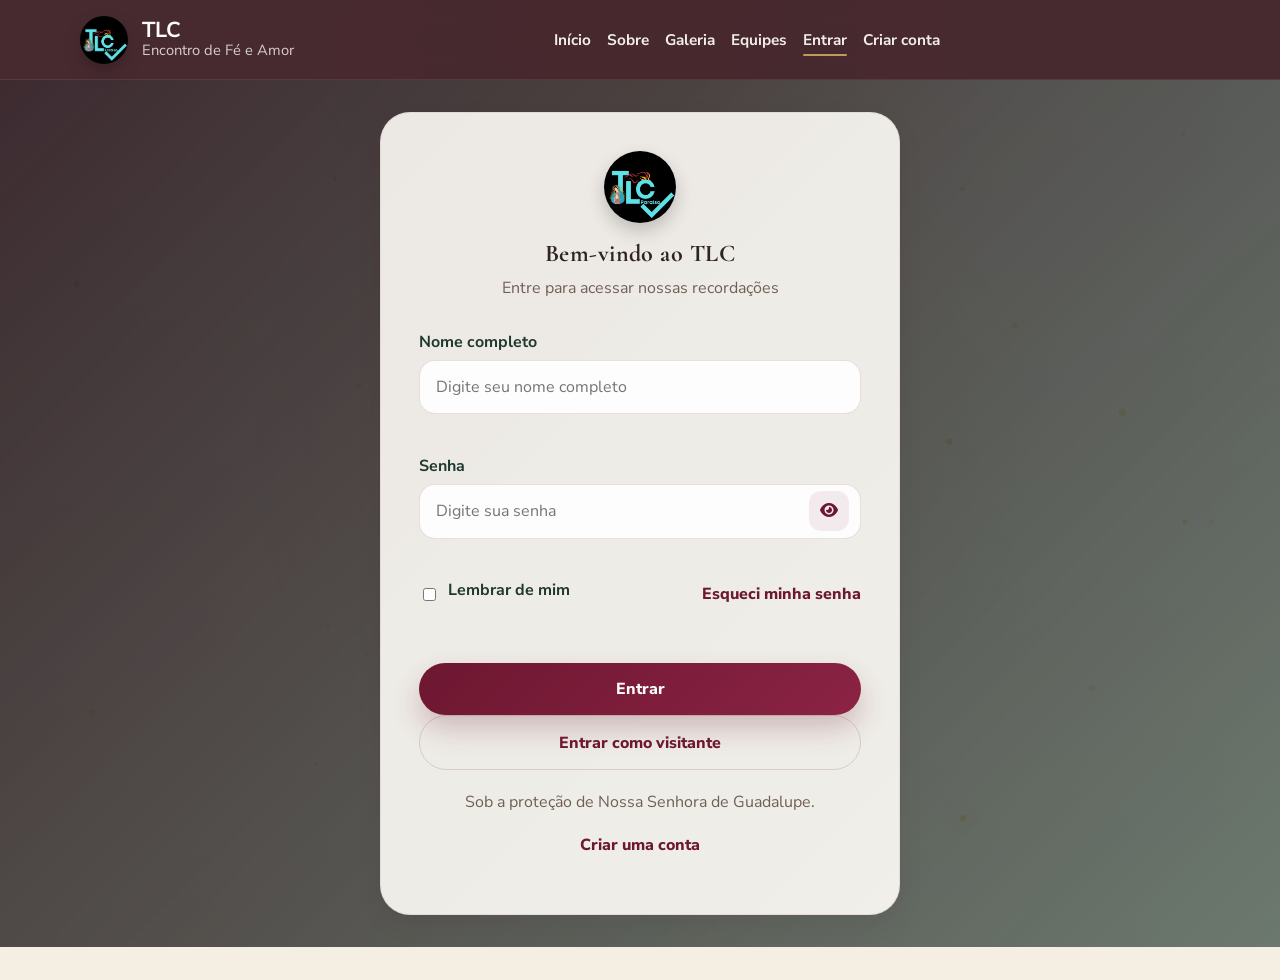
<file: index.html>
<!DOCTYPE html>
<html lang="pt-BR">
<head>
  <meta charset="UTF-8">
  <meta name="viewport" content="width=device-width, initial-scale=1.0">
  <title>TLC - Encontro de Fé e Amor</title>
  <meta name="description" content="Espaço para guardar fotos, vídeos e recordações do encontro TLC sob a proteção de Nossa Senhora de Guadalupe.">
  <link rel="preconnect" href="https://fonts.googleapis.com">
  <link rel="preconnect" href="https://fonts.gstatic.com" crossorigin>
  <link href="https://fonts.googleapis.com/css2?family=Cormorant+Garamond:wght@500;600;700&family=Nunito+Sans:wght@400;600;700;800&display=swap" rel="stylesheet">
  <link rel="stylesheet" href="https://cdnjs.cloudflare.com/ajax/libs/font-awesome/6.5.2/css/all.min.css">
  <link rel="stylesheet" href="css/style.css?v=20260807-sem-identidade">
</head>
<body data-page="home">
  <header class="site-header">
    <div id="navbar-root"></div>
    <div class="home-scroll-progress" aria-hidden="true"><span id="home-scroll-progress"></span></div>
  </header>

  <main>
    <section class="hero-section reveal">
      <div class="hero-overlay"></div>
      <div class="hero-architecture" aria-hidden="true"></div>
      <div class="hero-content container hero-layout">
        <div class="hero-copy-block">
          <span class="hero-kicker">TLC -</span>
          <h1 class="hero-title">
            <span class="hero-title-line">Encontro de</span>
            <span class="hero-title-line">
              <span class="hero-title-accent">Fé</span>
              <span>e</span>
              <span class="hero-title-wine">Amor</span>
            </span>
          </h1>
          <p class="hero-subtitle">Sob a proteção de <strong>Nossa Senhora de Guadalupe</strong></p>
          <p class="hero-copy">Guarde aqui as fotos e recordações do TLC, um mural bonito, organizado e cheio de memória viva.</p>
          <div class="hero-actions">
            <a class="btn btn-primary" href="pages/galeria.html">
              <i class="fa-solid fa-camera-retro"></i>
              <span>Ver galeria</span>
            </a>
            <a class="btn btn-secondary hero-login-button" href="pages/enviar.html">
              <i class="fa-solid fa-cloud-arrow-up"></i>
              <span>Enviar fotos</span>
            </a>
          </div>
        </div>

        <div class="hero-visual">
          <div class="hero-mary-frame">
            <div class="sacred-stage">
              <img
                class="mary-figure"
                src="images/nossa-senhora-guadalupe-arte.png"
                alt="Ilustração de Nossa Senhora de Guadalupe"
              >
            </div>
          </div>
        </div>
      </div>
    </section>

    <section class="about-section section-pad reveal" id="sobre">
      <div class="container">
        <div class="about-showcase">
          <div class="about-showcase__icon" aria-hidden="true">
            <img src="images/tlc-icons/santa-missa.png" alt="">
          </div>
          <div class="about-showcase__content">
            <span class="section-tag">Sobre o encontro</span>
            <h2>Um lugar para guardar o que <span>Deus</span> fez entre nós</h2>
            <p>
              Este site foi criado para reunir fotos, vídeos, mensagens e lembranças do TLC,
              um encontro que transforma e deixa fé, amizade e missão.
            </p>
            <p>
              A inspiração vem do nosso desejo de celebrar o que vivemos juntos
              e manter acesa a presença de Deus em cada história compartilhada.
            </p>
          </div>
          <aside class="about-quote-card">
            <span class="about-quote-mark">“</span>
            <p>Rogai por nós, que recorremos a vós, ó Mãe de Misericórdia.</p>
            <strong>– Nossa Senhora de Guadalupe –</strong>
            <span class="about-quote-mark about-quote-mark--end">”</span>
          </aside>
        </div>
      </div>
    </section>

    <section class="highlights section-pad reveal" id="vivencias">
      <div class="container">
        <div class="section-heading highlights-heading">
          <span class="section-tag">Vivências</span>
          <h2>Momentos marcantes do encontro</h2>
        </div>
        <div class="card-grid">
          <article class="feature-card">
            <span class="feature-icon-frame"><img class="feature-icon" src="images/tlc-icons/momentos-oracao.png" alt="" aria-hidden="true"></span>
            <h3>Momentos de oração</h3>
            <p>Instantes de silêncio, louvor e entrega que fortalecem a fé e a comunhão.</p>
          </article>
          <article class="feature-card">
            <span class="feature-icon-frame"><img class="feature-icon" src="images/tlc-icons/equipe-tlc.png" alt="" aria-hidden="true"></span>
            <h3>Dinâmicas</h3>
            <p>Atividades que aproximam os participantes com leveza, alegria e propósito divino.</p>
          </article>
          <article class="feature-card">
            <span class="feature-icon-frame"><img class="feature-icon" src="images/tlc-icons/palestras.png" alt="" aria-hidden="true"></span>
            <h3>Palestras</h3>
            <p>Reflexões inspiradoras sobre vocação, amor, serviço e fé para toda a vida.</p>
          </article>
          <article class="feature-card">
            <span class="feature-icon-frame"><img class="feature-icon" src="images/tlc-icons/santa-missa.png" alt="" aria-hidden="true"></span>
            <h3>Santa Missa</h3>
            <p>A celebração central do encontro, cheia da Eucaristia que nos transforma.</p>
          </article>
          <article class="feature-card">
            <span class="feature-icon-frame"><img class="feature-icon" src="images/tlc-icons/equipe-tlc.png" alt="" aria-hidden="true"></span>
            <h3>Equipe TLC</h3>
            <p>Servidores que preparam cada detalhe com carinho, oração e dedicação.</p>
          </article>
          <article class="feature-card">
            <span class="feature-icon-frame"><img class="feature-icon" src="images/tlc-icons/foto-oficial.png" alt="" aria-hidden="true"></span>
            <h3>Foto oficial</h3>
            <p>O registro coletivo que fica como lembrança e gratidão para sempre.</p>
          </article>
        </div>
      </div>
    </section>

    <section class="faith-path-section section-pad reveal" id="caminhos" aria-labelledby="faith-path-title">
      <div class="container">
        <div class="faith-path-heading">
          <span class="section-tag faith-path-tag">Caminhos do TLC</span>
          <h2 id="faith-path-title">Cada passo deixa uma marca no coração</h2>
          <p>
            Ao descer a página, acompanhe a luz passando pelas etapas que fazem o TLC acontecer:
            acolhida, oração, palavra, partilha, Eucaristia e serviço.
          </p>
          <span class="faith-path-hint"><i class="fa-solid fa-arrow-down"></i> Continue descendo para acompanhar o caminho</span>
        </div>

        <div class="faith-path-stage" id="faith-path-stage">
          <div class="faith-path-watermark" aria-hidden="true"></div>

          <div class="faith-path-seal" aria-label="TLC, Encontro de Fé e Amor">
            <i class="fa-solid fa-cross"></i>
            <strong>TLC</strong>
            <small>Encontro de Fé e Amor</small>
          </div>

          <svg class="faith-path-svg" viewBox="0 0 800 1120" preserveAspectRatio="xMidYMid meet" aria-hidden="true">
            <defs>
              <linearGradient id="faithPathGold" x1="0" y1="0" x2="0" y2="1">
                <stop offset="0%" stop-color="#f6e1a9" />
                <stop offset="48%" stop-color="#c88a2f" />
                <stop offset="100%" stop-color="#f3d58a" />
              </linearGradient>
              <linearGradient id="faithPathLight" x1="0" y1="0" x2="0" y2="1">
                <stop offset="0%" stop-color="#fffdf4" />
                <stop offset="60%" stop-color="#ffe9a7" />
                <stop offset="100%" stop-color="#ffffff" />
              </linearGradient>
              <filter id="faithPathGlow" x="-80%" y="-80%" width="260%" height="260%">
                <feGaussianBlur stdDeviation="9" result="blur" />
                <feMerge>
                  <feMergeNode in="blur" />
                  <feMergeNode in="SourceGraphic" />
                </feMerge>
              </filter>
            </defs>

            <path class="faith-path-shadow" d="M400 105 C285 160 300 260 400 300 C500 340 500 420 400 465 C300 510 300 590 400 635 C500 680 500 760 400 805 C300 850 300 930 400 975 C445 995 465 1040 430 1080" />
            <path class="faith-path-base" d="M400 105 C285 160 300 260 400 300 C500 340 500 420 400 465 C300 510 300 590 400 635 C500 680 500 760 400 805 C300 850 300 930 400 975 C445 995 465 1040 430 1080" />
            <path class="faith-path-progress" id="faith-path-progress" d="M400 105 C285 160 300 260 400 300 C500 340 500 420 400 465 C300 510 300 590 400 635 C500 680 500 760 400 805 C300 850 300 930 400 975 C445 995 465 1040 430 1080" />

            <g class="faith-path-orb" id="faith-path-orb" filter="url(#faithPathGlow)">
              <circle class="faith-path-orb-halo" r="27"></circle>
              <circle class="faith-path-orb-middle" r="16"></circle>
              <circle class="faith-path-orb-core" r="7"></circle>
            </g>
          </svg>

          <div class="faith-path-mobile-rail" aria-hidden="true">
            <span class="faith-path-mobile-fill"></span>
            <span class="faith-path-mobile-orb" id="faith-path-mobile-orb"></span>
          </div>

          <article class="faith-step-card faith-step-card--left faith-step-card--one" data-faith-threshold="0.08" tabindex="0">
            <span class="faith-step-number">1</span>
            <span class="faith-step-icon"><i class="fa-solid fa-hand-holding-heart"></i></span>
            <div class="faith-step-copy">
              <span class="faith-step-kicker">O começo</span>
              <h3>Acolhida</h3>
              <p>Receber cada pessoa com carinho, atenção e alegria.</p>
              <p class="faith-step-extra">É aqui que o jovem percebe que tem lugar, nome e uma comunidade pronta para caminhar junto.</p>
            </div>
          </article>

          <article class="faith-step-card faith-step-card--right faith-step-card--two" data-faith-threshold="0.24" tabindex="0">
            <span class="faith-step-number">2</span>
            <span class="faith-step-icon"><i class="fa-solid fa-hands-praying"></i></span>
            <div class="faith-step-copy">
              <span class="faith-step-kicker">Silêncio e presença</span>
              <h3>Oração</h3>
              <p>Um encontro verdadeiro com Deus e consigo mesmo.</p>
              <p class="faith-step-extra">A oração acalma, fortalece e prepara o coração para tudo o que será vivido no encontro.</p>
            </div>
          </article>

          <article class="faith-step-card faith-step-card--left faith-step-card--three" data-faith-threshold="0.40" tabindex="0">
            <span class="faith-step-number">3</span>
            <span class="faith-step-icon"><i class="fa-solid fa-book-open"></i></span>
            <div class="faith-step-copy">
              <span class="faith-step-kicker">Palavra que ilumina</span>
              <h3>Palestras</h3>
              <p>Reflexões que ajudam a enxergar a vida com outros olhos.</p>
              <p class="faith-step-extra">Cada mensagem convida a pensar, mudar e levar a fé para as escolhas do dia a dia.</p>
            </div>
          </article>

          <article class="faith-step-card faith-step-card--right faith-step-card--four" data-faith-threshold="0.57" tabindex="0">
            <span class="faith-step-number">4</span>
            <span class="faith-step-icon"><i class="fa-solid fa-people-group"></i></span>
            <div class="faith-step-copy">
              <span class="faith-step-kicker">Partilha e alegria</span>
              <h3>Dinâmicas</h3>
              <p>Momentos para criar laços, confiança e boas lembranças.</p>
              <p class="faith-step-extra">A convivência aproxima as pessoas e mostra que a caminhada fica mais leve quando ninguém está sozinho.</p>
            </div>
          </article>

          <article class="faith-step-card faith-step-card--left faith-step-card--five" data-faith-threshold="0.74" tabindex="0">
            <span class="faith-step-number">5</span>
            <span class="faith-step-icon"><i class="fa-solid fa-wine-glass"></i></span>
            <div class="faith-step-copy">
              <span class="faith-step-kicker">O centro do encontro</span>
              <h3>Santa Missa</h3>
              <p>A celebração que reúne tudo o que foi vivido.</p>
              <p class="faith-step-extra">Na Eucaristia, cada oração, amizade e aprendizado se transforma em gratidão e compromisso.</p>
            </div>
          </article>

          <article class="faith-step-card faith-step-card--right faith-step-card--six" data-faith-threshold="0.90" tabindex="0">
            <span class="faith-step-number">6</span>
            <span class="faith-step-icon"><i class="fa-solid fa-users"></i></span>
            <div class="faith-step-copy">
              <span class="faith-step-kicker">Amor que vira serviço</span>
              <h3>Equipe TLC</h3>
              <p>Servir juntos para que cada detalhe tenha significado.</p>
              <p class="faith-step-extra">Quem serve também é transformado e mantém o encontro vivo muito depois do último dia.</p>
            </div>
          </article>

          <div class="faith-path-finish" data-faith-threshold="0.98">
            <i class="fa-solid fa-heart"></i>
            <strong>A missão continua</strong>
            <span>Levar para a vida o amor que foi encontrado aqui.</span>
          </div>
        </div>

        <p class="faith-path-footnote"><i class="fa-regular fa-hand-pointer"></i> Passe o mouse ou toque nos cartões para ler mais.</p>
      </div>
    </section>

    <section class="metrics-section section-pad reveal" id="metricas" aria-labelledby="metrics-title">
      <div class="container">
        <div class="metrics-ornament" aria-hidden="true">
          <span></span>
          <i class="fa-solid fa-diamond"></i>
          <span></span>
        </div>

        <div class="metrics-shell">
          <div class="metrics-copy">
            <span class="section-tag metrics-tag">Presença viva</span>
            <h2 id="metrics-title">O <span>encontro</span> continua <span>ecoando</span> em cada pessoa tocada</h2>
            <p>
              Os números abaixo vão mudando conforme o site vai sendo preenchido com pessoas, fotos e pedidos.
            </p>
          </div>

          <div class="metrics-grid">
            <article class="metric-card interactive-card">
              <i class="fa-solid fa-users"></i>
              <strong class="metric-number" id="metric-participants">0</strong>
              <h3>Participantes acolhidos</h3>
              <p>Corações que dizem sim ao encontro.</p>
            </article>
            <article class="metric-card interactive-card">
              <i class="fa-solid fa-camera"></i>
              <strong class="metric-number" id="metric-photos">0</strong>
              <h3>Fotos e lembranças guardadas</h3>
              <p>Momentos eternizados com amor.</p>
            </article>
            <article class="metric-card interactive-card">
              <i class="fa-solid fa-hands-praying"></i>
              <strong class="metric-number" id="metric-prayer">0</strong>
              <h3>Momentos de oração vividos</h3>
              <p>Unidos em oração, fortalecidos na fé.</p>
            </article>
            <article class="metric-card interactive-card">
              <i class="fa-solid fa-people-group"></i>
              <strong class="metric-number" id="metric-team">0</strong>
              <h3>Servidores na equipe TLC</h3>
              <p>Cada serviço é uma semente do Reino.</p>
            </article>
            <article class="metric-card interactive-card">
              <i class="fa-regular fa-message"></i>
              <strong class="metric-number" id="metric-messages">0</strong>
              <h3>Mensagens e testemunhos recebidos</h3>
              <p>Relatos que inspiram e edificam.</p>
            </article>
            <article class="metric-card interactive-card">
              <i class="fa-solid fa-dove"></i>
              <strong class="metric-number" id="metric-mission">0</strong>
              <h3>Missão em comum: levar amor e fé</h3>
              <p>Ir ao encontro e ser presença de Deus.</p>
            </article>
          </div>
        </div>
      </div>
    </section>

    <section class="home-prayer-section section-pad reveal" id="oracoes" aria-labelledby="home-prayer-title">
      <div class="container">
        <div class="home-prayer-shell">
          <div class="home-prayer-heading">
            <span class="section-tag home-prayer-tag">Mural de Orações</span>
            <h2 id="home-prayer-title">Intenções que colocamos juntos nas mãos de <span>Deus</span></h2>
            <p>Um cantinho para pedir, agradecer e rezar por quem precisa.</p>
          </div>

          <div class="home-prayer-board">
            <aside class="home-prayer-invite">
              <span class="home-prayer-invite__icon"><i class="fa-solid fa-hands-praying"></i></span>
              <h3>Sua oração também pode estar aqui</h3>
              <p>Escreva sua intenção com carinho. Você pode publicar com seu nome ou de forma anônima.</p>
              <div class="home-prayer-actions">
                <a class="btn btn-primary" href="pages/oracao.html">Deixar minha oração</a>
              </div>
            </aside>

            <div class="home-prayer-notes" id="home-prayer-preview" aria-live="polite"></div>
          </div>
        </div>
      </div>
    </section>

  </main>

  <div id="footer-root"></div>

  <script src="js/script.js?v=20260807-sem-identidade"></script>
</body>
</html>
</file>
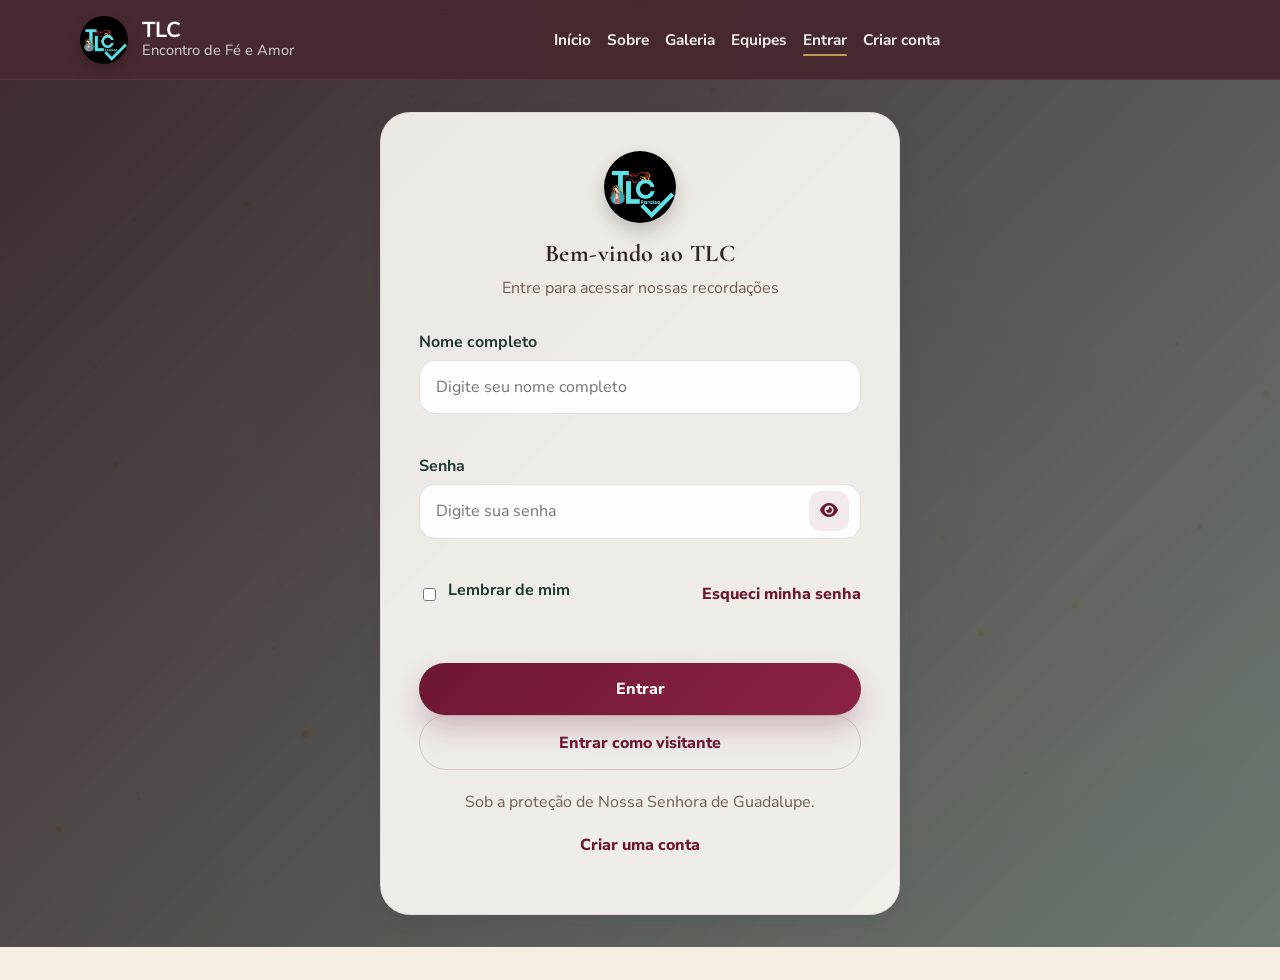
<file: pages/admin.html>
<!DOCTYPE html>
<html lang="pt-BR">
<head>
  <meta charset="UTF-8">
  <meta name="viewport" content="width=device-width, initial-scale=1.0">
  <title>Administração - TLC</title>
  <link rel="preconnect" href="https://fonts.googleapis.com">
  <link rel="preconnect" href="https://fonts.gstatic.com" crossorigin>
  <link href="https://fonts.googleapis.com/css2?family=Cormorant+Garamond:wght@500;600;700&family=Nunito+Sans:wght@400;600;700;800&display=swap" rel="stylesheet">
  <link rel="stylesheet" href="https://cdnjs.cloudflare.com/ajax/libs/font-awesome/6.5.2/css/all.min.css">
  <link rel="stylesheet" href="../css/style.css?v=20260807-sem-identidade">
</head>
<body data-page="admin" data-base-path="..">
  <header class="site-header">
    <div id="navbar-root"></div>
  </header>

  <main class="page-shell">
    <section class="page-hero mini reveal">
      <div class="container">
        <span class="section-tag">Administração</span>
        <h1>Área exclusiva do administrador</h1>
        <p>Veja os pedidos de acesso e libere somente quem pode entrar no site.</p>
      </div>
    </section>

    <section class="section-pad">
      <div class="container">
        <div class="metrics-grid reveal" id="admin-summary">
          <article class="metric-card interactive-card">
            <i class="fa-solid fa-hourglass-half"></i>
            <strong class="metric-number" id="admin-pending-count">0</strong>
            <span>Pedidos pendentes</span>
          </article>
          <article class="metric-card interactive-card">
            <i class="fa-solid fa-circle-check"></i>
            <strong class="metric-number" id="admin-approved-count">0</strong>
            <span>Aprovados</span>
          </article>
          <article class="metric-card interactive-card">
            <i class="fa-solid fa-circle-xmark"></i>
            <strong class="metric-number" id="admin-denied-count">0</strong>
            <span>Negados</span>
          </article>
        </div>

        <section class="admin-panel reveal">
          <div class="section-heading compact">
            <span class="section-tag">Controle</span>
            <h2>Pedidos de acesso</h2>
            <p>Aprovar ou negar por aqui já deixa o site pronto para a pessoa certa entrar.</p>
          </div>
          <div class="form-message" id="admin-message" aria-live="polite"></div>
          <div class="admin-request-list" id="admin-request-list"></div>
        </section>
      </div>
    </section>
  </main>

  <div id="footer-root"></div>

  <script src="../js/script.js?v=20260807-sem-identidade"></script>
</body>
</html>
</file>
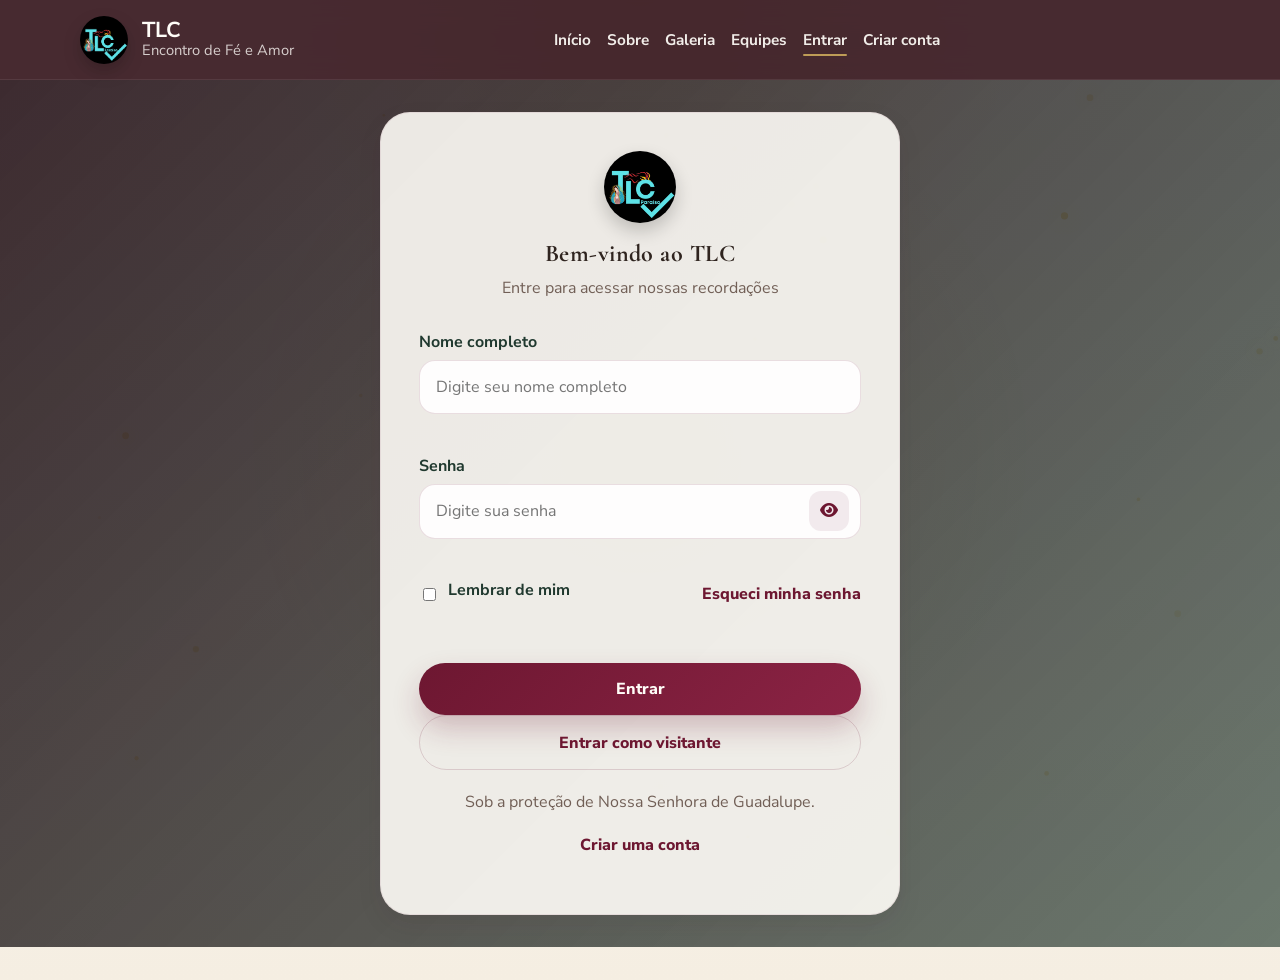
<file: pages/enviar.html>
<!DOCTYPE html>
<html lang="pt-BR">
<head>
  <meta charset="UTF-8">
  <meta name="viewport" content="width=device-width, initial-scale=1.0">
  <title>Enviar Fotos - TLC</title>
  <link rel="preconnect" href="https://fonts.googleapis.com">
  <link rel="preconnect" href="https://fonts.gstatic.com" crossorigin>
  <link href="https://fonts.googleapis.com/css2?family=Cormorant+Garamond:wght@500;600;700&family=Nunito+Sans:wght@400;600;700;800&display=swap" rel="stylesheet">
  <link rel="stylesheet" href="https://cdnjs.cloudflare.com/ajax/libs/font-awesome/6.5.2/css/all.min.css">
  <link rel="stylesheet" href="../css/style.css?v=20260807-sem-identidade">
</head>
<body data-page="upload" data-base-path="..">
  <header class="site-header">
    <div id="navbar-root"></div>
  </header>

  <main class="page-shell">
    <section class="page-hero mini reveal">
      <div class="container">
        <span class="section-tag">Contribuições</span>
        <h1>Enviar novas fotos para o acervo</h1>
        <p>Compartilhe lembranças do encontro com título, categoria, data e uma breve descrição.</p>
      </div>
    </section>

    <section class="section-pad">
      <div class="container">
        <div class="form-layout">
          <form class="upload-form reveal" id="upload-form" novalidate>
            <div class="input-group">
              <label for="photo-title">Título da foto</label>
              <input type="text" id="photo-title" name="photo-title" placeholder="Ex.: Momento de adoração">
              <small class="field-error" data-error-for="photo-title"></small>
            </div>

            <div class="input-group">
              <label for="photo-category">Categoria</label>
              <select id="photo-category" name="photo-category">
                <option value="">Selecione uma categoria</option>
                <option value="Preparacao">Preparação</option>
                <option value="Oracao">Oração</option>
                <option value="Palestras">Palestras</option>
                <option value="Dinamicas">Dinâmicas</option>
                <option value="Equipe">Equipe</option>
                <option value="Santa Missa">Santa Missa</option>
                <option value="Foto oficial">Foto oficial</option>
              </select>
              <small class="field-error" data-error-for="photo-category"></small>
            </div>

            <div class="input-group">
              <label for="photo-date">Data</label>
              <input type="date" id="photo-date" name="photo-date">
              <small class="field-error" data-error-for="photo-date"></small>
            </div>

            <div class="input-group">
              <label for="photo-description">Descrição</label>
              <textarea id="photo-description" name="photo-description" rows="5" placeholder="Conte o que aconteceu nesse momento."></textarea>
              <small class="field-error" data-error-for="photo-description"></small>
            </div>

            <div class="input-group">
              <label for="photo-image">Escolher imagem</label>
              <input type="file" id="photo-image" name="photo-image" accept="image/*">
              <small class="field-error" data-error-for="photo-image"></small>
            </div>

            <div class="form-message" id="upload-message" aria-live="polite"></div>

            <div class="form-actions">
              <button type="submit" class="btn btn-primary">Enviar foto</button>
              <button type="reset" class="btn btn-secondary" id="cancel-upload">Cancelar</button>
            </div>
          </form>

          <aside class="preview-panel reveal">
            <span class="section-tag">Pré-visualização</span>
            <div class="preview-frame">
              <img id="preview-image" src="https://images.unsplash.com/photo-1507692049790-de58290a4334?auto=format&fit=crop&w=900&q=80" alt="Pré-visualização da foto">
            </div>
            <h3 id="preview-title">Sua foto aparecerá aqui</h3>
            <p id="preview-description">Adicione as informações e veja como a lembrança será apresentada na galeria.</p>
          </aside>
        </div>
      </div>
    </section>
  </main>

  <div id="footer-root"></div>

  <script src="../js/script.js?v=20260807-sem-identidade"></script>
</body>
</html>
</file>
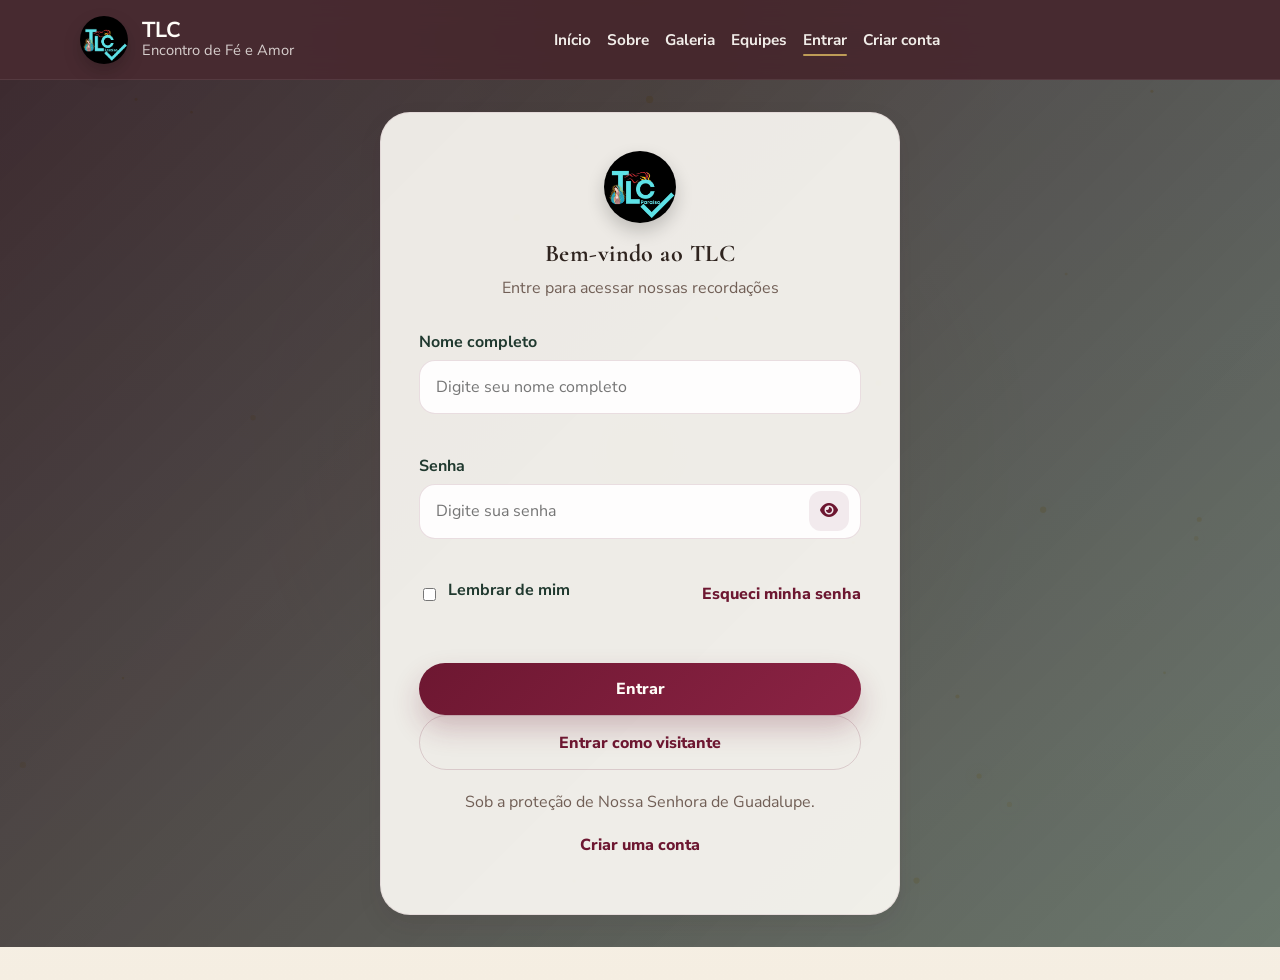
<file: pages/galeria.html>
<!DOCTYPE html>
<html lang="pt-BR">
<head>
  <meta charset="UTF-8">
  <meta name="viewport" content="width=device-width, initial-scale=1.0">
  <title>Galeria - TLC</title>
  <link rel="preconnect" href="https://fonts.googleapis.com">
  <link rel="preconnect" href="https://fonts.gstatic.com" crossorigin>
  <link href="https://fonts.googleapis.com/css2?family=Cormorant+Garamond:wght@500;600;700&family=Nunito+Sans:wght@400;600;700;800&display=swap" rel="stylesheet">
  <link rel="stylesheet" href="https://cdnjs.cloudflare.com/ajax/libs/font-awesome/6.5.2/css/all.min.css">
  <link rel="stylesheet" href="../css/style.css?v=20260807-sem-identidade">
</head>
<body data-page="gallery" data-base-path="..">
  <header class="site-header">
    <div id="navbar-root"></div>
  </header>

  <main class="page-shell">
    <section class="page-hero mini reveal">
      <div class="container">
        <span class="section-tag">Galeria TLC</span>
        <h1>Fotos e recordações do encontro</h1>
        <p>Explore cada etapa do TLC por categoria e reviva momentos especiais da comunidade.</p>
      </div>
    </section>

    <section class="section-pad">
      <div class="container">
        <div class="filter-bar reveal" id="gallery-filters"></div>
        <div class="gallery-grid" id="gallery-grid"></div>
      </div>
    </section>
  </main>

  <div class="modal hidden" id="gallery-modal">
    <div class="modal-backdrop" data-close-modal="true"></div>
    <div class="modal-card modal-post-card">
      <div class="modal-post-header">
        <div class="modal-post-header__main">
          <div id="modal-author"></div>
          <div class="modal-post-meta" id="modal-meta"></div>
        </div>
        <div class="modal-post-header__actions">
          <button type="button" class="post-manage-button hidden" id="delete-photo-button">Apagar foto</button>
          <button class="modal-close" id="close-modal" aria-label="Fechar modal">
            <i class="fa-solid fa-xmark"></i>
          </button>
        </div>
      </div>

      <div class="modal-media-frame">
        <button type="button" class="modal-nav-button modal-nav-button--prev" id="modal-prev-photo" aria-label="Ver foto anterior">
          <i class="fa-solid fa-chevron-left"></i>
        </button>
        <img id="modal-image" src="" alt="">
        <button type="button" class="modal-nav-button modal-nav-button--next" id="modal-next-photo" aria-label="Ver próxima foto">
          <i class="fa-solid fa-chevron-right"></i>
        </button>
      </div>

      <div class="modal-info modal-post-body">
        <div class="photo-engagement-bar">
          <div class="photo-engagement-actions">
            <button type="button" class="engagement-button" id="like-photo-button">
              <i class="fa-solid fa-heart"></i>
              <span id="like-photo-label">Curtir</span>
            </button>
            <button type="button" class="engagement-button engagement-button--subtle" id="comment-jump-button">
              <i class="fa-regular fa-comment"></i>
              <span>Comentar</span>
            </button>
          </div>
          <span class="engagement-count" id="like-photo-count">0 curtidas</span>
        </div>

        <div class="modal-caption-block">
          <p class="modal-caption-text" id="modal-description"></p>
          <p class="modal-caption-note" id="modal-title"></p>
          <p class="modal-date" id="modal-date"></p>
        </div>

        <section class="comments-panel">
          <div class="comments-heading">
            <span class="section-tag">COMENTÁRIOS</span>
          </div>
          <div class="comments-list" id="comments-list"></div>
          <form id="comment-form" class="comment-form">
            <div class="input-group">
              <label for="comment-text">Escreva um comentário</label>
              <textarea id="comment-text" rows="3" placeholder="Compartilhe uma lembrança ou recado dessa foto"></textarea>
              <small class="field-error" data-error-for="comment-text"></small>
            </div>
            <div class="form-actions">
              <button type="submit" class="btn btn-primary">Comentar</button>
            </div>
            <div class="form-message" id="comment-message" aria-live="polite"></div>
          </form>
        </section>
      </div>
    </div>
  </div>

  <div id="footer-root"></div>

  <script src="../js/script.js?v=20260807-sem-identidade"></script>
</body>
</html>
</file>
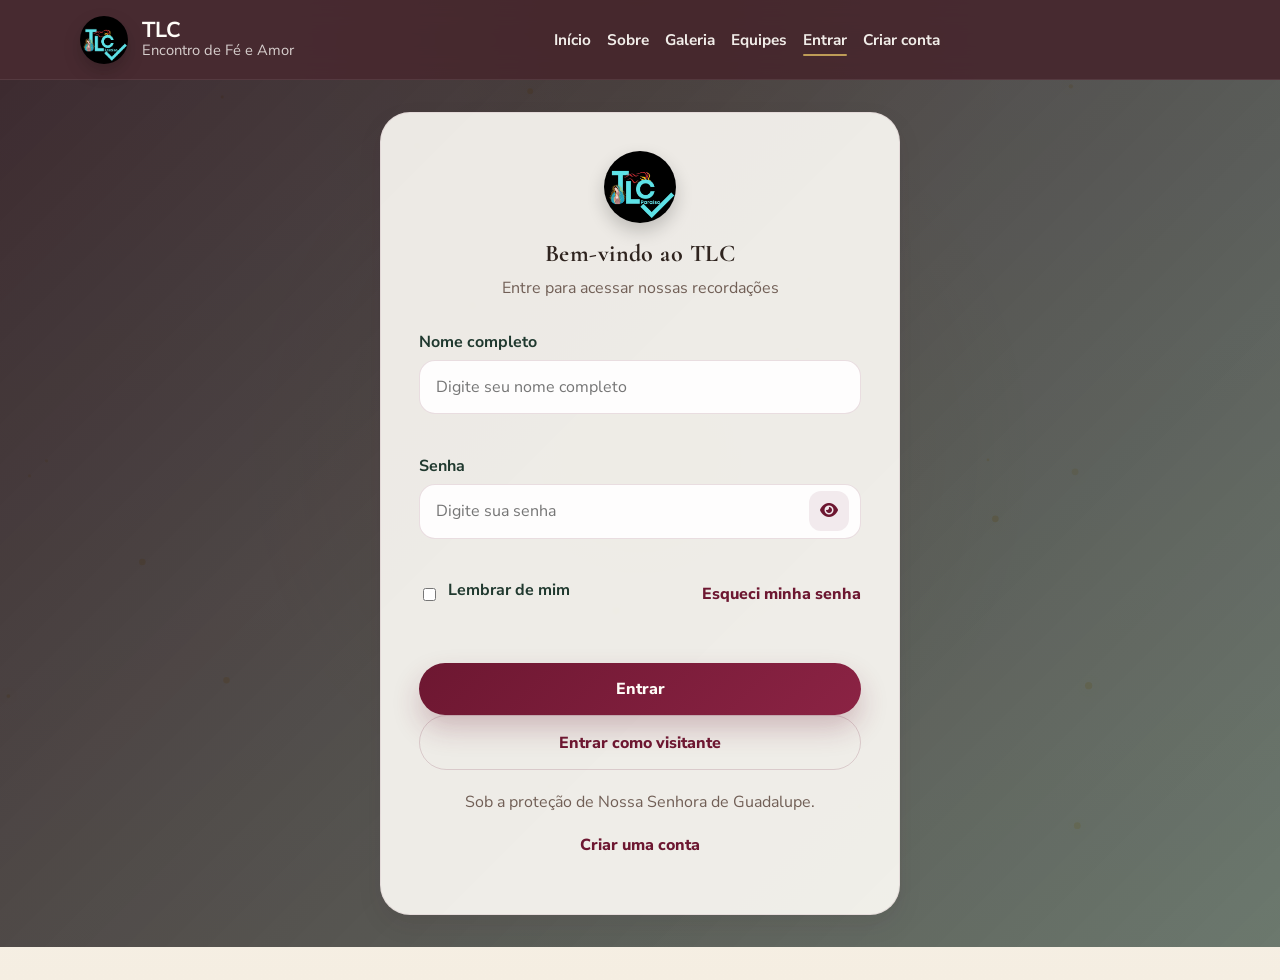
<file: pages/login.html>
<!DOCTYPE html>
<html lang="pt-BR">
<head>
  <meta charset="UTF-8">
  <meta name="viewport" content="width=device-width, initial-scale=1.0">
  <title>Entrar - TLC</title>
  <link rel="preconnect" href="https://fonts.googleapis.com">
  <link rel="preconnect" href="https://fonts.gstatic.com" crossorigin>
  <link href="https://fonts.googleapis.com/css2?family=Cormorant+Garamond:wght@500;600;700&family=Nunito+Sans:wght@400;600;700;800&display=swap" rel="stylesheet">
  <link rel="stylesheet" href="https://cdnjs.cloudflare.com/ajax/libs/font-awesome/6.5.2/css/all.min.css">
  <link rel="stylesheet" href="../css/style.css?v=20260807-sem-identidade">
</head>
<body data-page="login" data-base-path="..">
  <header class="site-header">
    <div id="navbar-root"></div>
  </header>

  <main class="auth-page">
    <section class="auth-shell">
      <div class="auth-backdrop"></div>
      <div class="auth-card reveal">
        <div class="auth-brand">
          <div class="brand-mark large image-mark">
            <img src="../images/logo-tlc-paraiso.jpg" alt="Logo TLC Paraíso">
          </div>
          <h1>Bem-vindo ao TLC</h1>
          <p>Entre para acessar nossas recordações</p>
        </div>

        <form id="login-form" novalidate>
          <div class="input-group">
            <label for="full-name">Nome completo</label>
            <input type="text" id="full-name" name="full-name" placeholder="Digite seu nome completo">
            <small class="field-error" data-error-for="full-name"></small>
          </div>

          <div class="input-group">
            <label for="password">Senha</label>
            <div class="password-wrap">
              <input type="password" id="password" name="password" placeholder="Digite sua senha">
              <button type="button" class="password-toggle" id="password-toggle" aria-label="Mostrar ou esconder senha">
                <i class="fa-solid fa-eye"></i>
              </button>
            </div>
            <small class="field-error" data-error-for="password"></small>
          </div>

          <div class="form-row">
            <label class="checkbox">
              <input type="checkbox" id="remember" name="remember">
              <span>Lembrar de mim</span>
            </label>
            <a href="#" class="text-link" id="forgot-password-link">Esqueci minha senha</a>
          </div>

          <div class="form-message" id="login-message" aria-live="polite"></div>

          <button type="submit" class="btn btn-primary btn-full">Entrar</button>
          <button type="button" class="btn btn-secondary btn-full" id="guest-login">Entrar como visitante</button>
        </form>

        <section class="register-panel hidden" id="register-panel">
          <div class="register-panel__header">
            <h2>Criar novo cadastro</h2>
            <p>Preencha os dados para pedir acesso. O administrativo do grupo pode aprovar ou negar sua entrada.</p>
          </div>

          <form id="register-form" novalidate>
            <div class="input-group">
              <label for="register-name">Nome completo</label>
              <input type="text" id="register-name" name="register-name" placeholder="Digite seu nome completo">
              <small class="field-error" data-error-for="register-name"></small>
            </div>

            <div class="input-group">
              <label for="register-email">Seu melhor e-mail</label>
              <input type="email" id="register-email" name="register-email" placeholder="Digite seu e-mail">
              <small class="field-error" data-error-for="register-email"></small>
            </div>

            <div class="input-group">
              <label for="register-group">Turma, equipe ou motivo do acesso</label>
              <input type="text" id="register-group" name="register-group" placeholder="Ex.: Encontro 2026, Equipe, Participante">
              <small class="field-error" data-error-for="register-group"></small>
            </div>

            <div class="input-group">
              <label for="register-message">Mensagem para o administrativo</label>
              <textarea id="register-message" name="register-message" rows="4" placeholder="Fale rapidinho quem você é e por que quer entrar"></textarea>
              <small class="field-error" data-error-for="register-message"></small>
            </div>

            <div class="form-message" id="register-message-box" aria-live="polite"></div>

            <div class="form-actions">
              <button type="submit" class="btn btn-primary">Enviar pedido</button>
              <button type="button" class="btn btn-secondary" id="close-register">Fechar cadastro</button>
            </div>
          </form>
        </section>

        <div class="auth-footer">
          <p>Sob a proteção de Nossa Senhora de Guadalupe.</p>
          <p><a href="#criar-conta" class="text-link" id="register-link">Criar uma conta</a></p>
        </div>
      </div>
    </section>
  </main>

  <script src="../js/script.js?v=20260807-sem-identidade"></script>
</body>
</html>
</file>
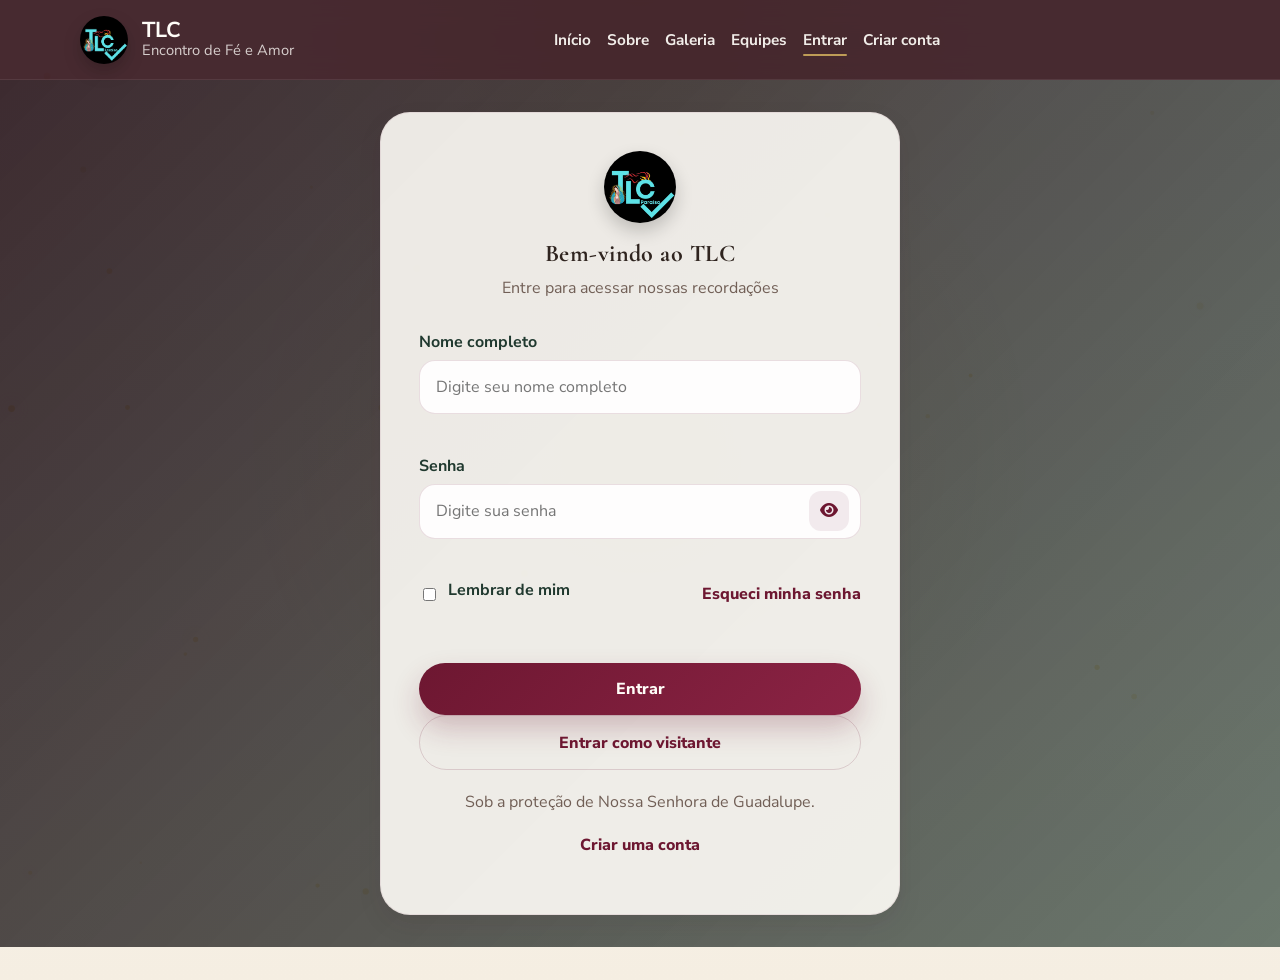
<file: pages/oracao.html>
<!DOCTYPE html>
<html lang="pt-BR">
<head>
  <meta charset="UTF-8">
  <meta name="viewport" content="width=device-width, initial-scale=1.0">
  <title>Mural de Oração - TLC</title>
  <link rel="preconnect" href="https://fonts.googleapis.com">
  <link rel="preconnect" href="https://fonts.gstatic.com" crossorigin>
  <link href="https://fonts.googleapis.com/css2?family=Cormorant+Garamond:wght@500;600;700&family=Nunito+Sans:wght@400;600;700;800&display=swap" rel="stylesheet">
  <link rel="stylesheet" href="https://cdnjs.cloudflare.com/ajax/libs/font-awesome/6.5.2/css/all.min.css">
  <link rel="stylesheet" href="../css/style.css?v=20260807-sem-identidade">
</head>
<body data-page="prayer" data-base-path="..">
  <header class="site-header">
    <div id="navbar-root"></div>
  </header>

  <main class="page-shell">
    <section class="page-hero mini reveal">
      <div class="container">
        <span class="section-tag">Mural de oração</span>
        <h1>Entregue aqui seu pedido de oração</h1>
        <p>Um espaço respeitoso para confiar intenções, agradecer e sustentar a caminhada do TLC em oração.</p>
      </div>
    </section>

    <section class="section-pad">
      <div class="container form-layout prayer-layout">
        <form class="upload-form reveal" id="prayer-form" novalidate>
          <div class="input-group">
            <label for="prayer-name">Seu nome</label>
            <input type="text" id="prayer-name" readonly>
          </div>

          <div class="input-group">
            <label for="prayer-text">Pedido de oração</label>
            <textarea id="prayer-text" rows="6" placeholder="Escreva aqui seu pedido com respeito e simplicidade."></textarea>
            <small class="field-error" data-error-for="prayer-text"></small>
          </div>

          <label class="checkbox">
            <input type="checkbox" id="prayer-anonymous">
            <span>Enviar como pedido anônimo</span>
          </label>

          <div class="form-actions">
            <button type="submit" class="btn btn-primary">Enviar pedido</button>
          </div>

          <div class="form-message" id="prayer-message" aria-live="polite"></div>
        </form>

        <section class="preview-panel reveal">
          <div class="section-heading compact">
            <span class="section-tag">Pedidos recentes</span>
            <h2>Mural de oração</h2>
            <p>Cada pedido aparece com delicadeza, mantendo o clima de acolhida do encontro.</p>
          </div>
          <div class="prayer-list" id="prayer-list"></div>
        </section>
      </div>
    </section>
  </main>

  <div id="footer-root"></div>

  <script src="../js/script.js?v=20260807-sem-identidade"></script>
</body>
</html>
</file>
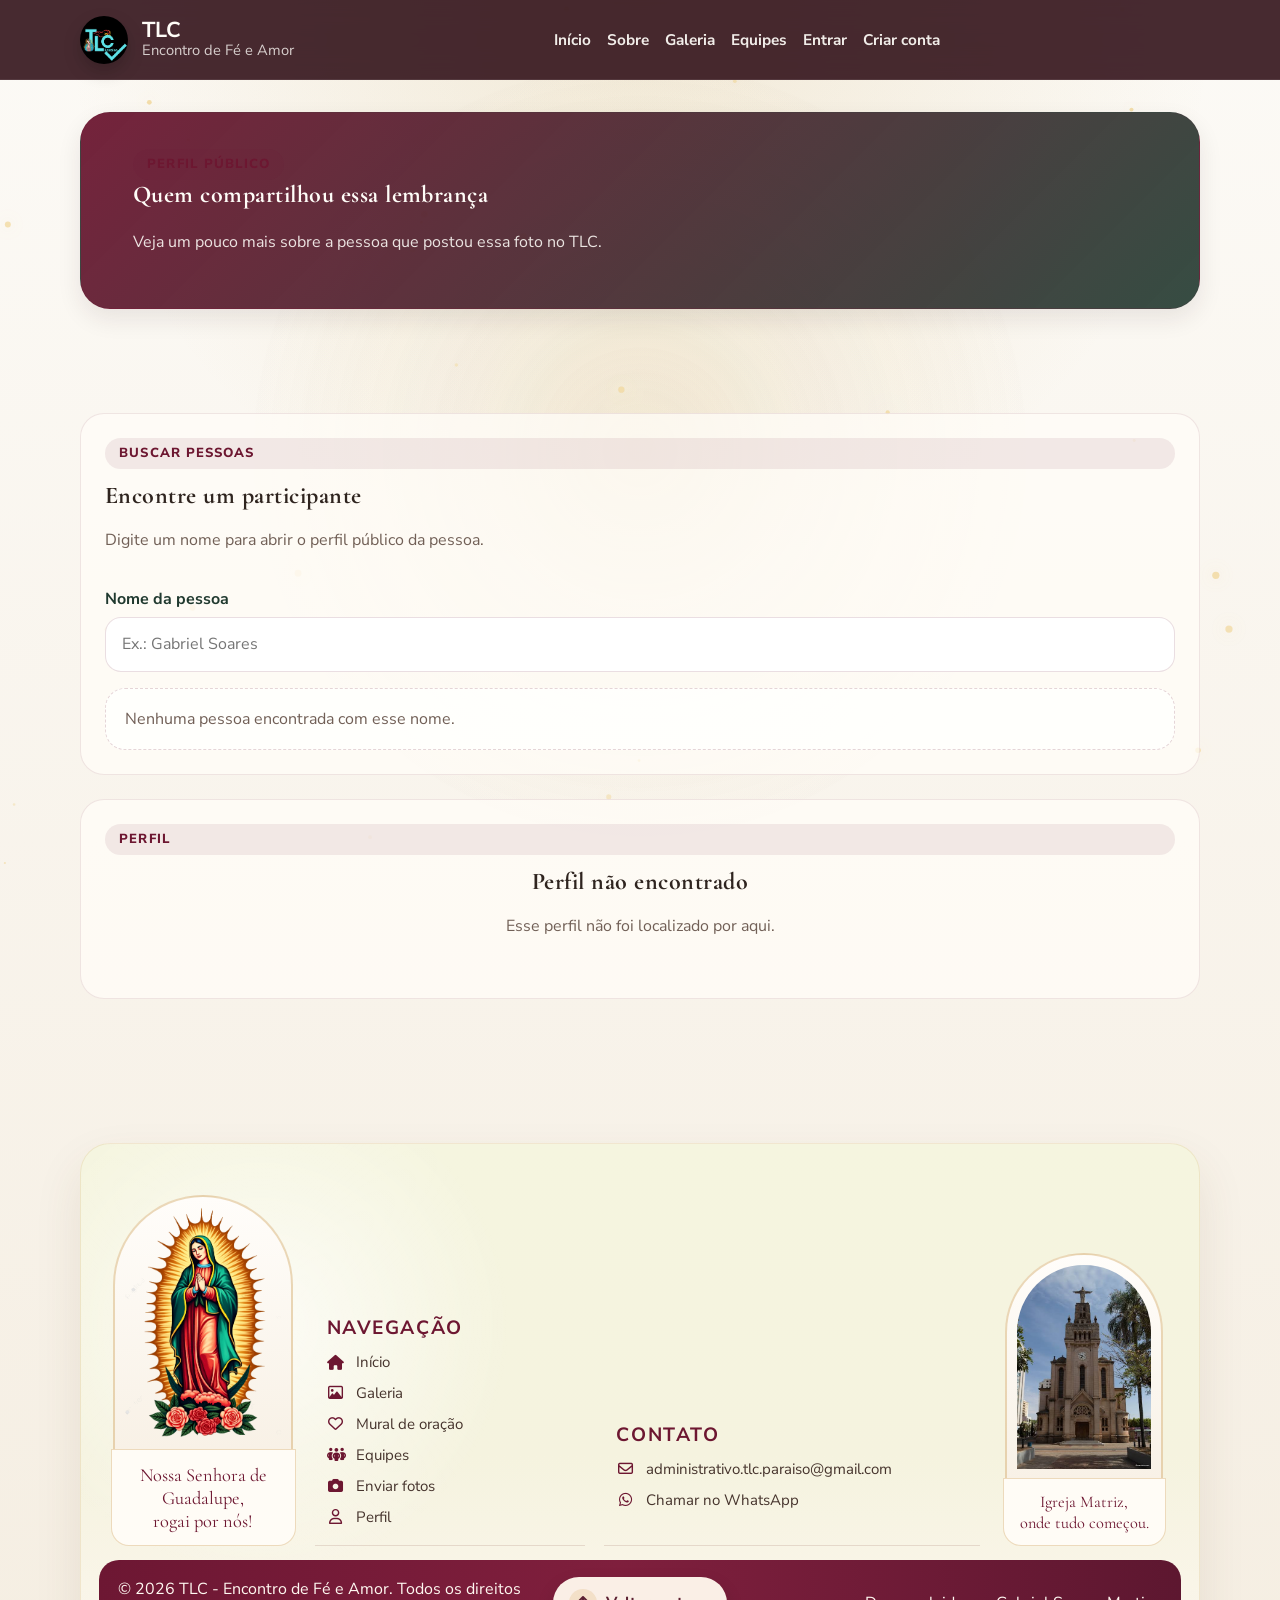
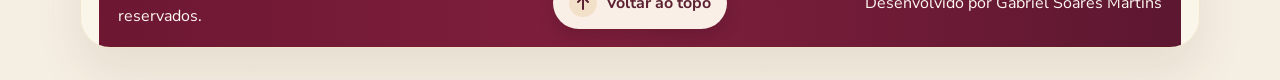
<file: pages/perfil-publico.html>
<!DOCTYPE html>
<html lang="pt-BR">
<head>
  <meta charset="UTF-8">
  <meta name="viewport" content="width=device-width, initial-scale=1.0">
  <title>Perfil público - TLC</title>
  <link rel="preconnect" href="https://fonts.googleapis.com">
  <link rel="preconnect" href="https://fonts.gstatic.com" crossorigin>
  <link href="https://fonts.googleapis.com/css2?family=Cormorant+Garamond:wght@500;600;700&family=Nunito+Sans:wght@400;600;700;800&display=swap" rel="stylesheet">
  <link rel="stylesheet" href="https://cdnjs.cloudflare.com/ajax/libs/font-awesome/6.5.2/css/all.min.css">
  <link rel="stylesheet" href="../css/style.css?v=20260807-sem-identidade">
</head>
<body data-page="public-profile" data-base-path="..">
  <header class="site-header">
    <div id="navbar-root"></div>
  </header>

  <main class="page-shell">
    <section class="page-hero mini reveal">
      <div class="container">
        <span class="section-tag">Perfil público</span>
        <h1>Quem compartilhou essa lembrança</h1>
        <p>Veja um pouco mais sobre a pessoa que postou essa foto no TLC.</p>
      </div>
    </section>

    <section class="section-pad">
      <div class="container">
        <div class="profile-card reveal" id="public-profile-content">
          <div class="profile-avatar">
            <img id="public-profile-avatar" src="../images/logo-tlc-paraiso.jpg" alt="Foto do participante">
          </div>
          <div class="profile-info">
            <span class="section-tag">Participante TLC</span>
            <h2 id="public-profile-name">Perfil TLC</h2>
            <p class="public-profile-bio" id="public-profile-bio"></p>
            <div class="public-profile-team hidden" id="public-profile-team-wrap">
              <span class="section-tag">Equipe</span>
              <strong id="public-profile-team"></strong>
            </div>
            <div class="profile-stats public-profile-stats">
              <div class="stat-box">
                <strong id="public-profile-photo-count">0</strong>
                <span>Fotos postadas</span>
              </div>
            </div>
            <div class="public-profile-links">
              <a class="public-profile-link hidden" id="public-profile-instagram-wrap" href="#" target="_blank" rel="noreferrer">
                <i class="fa-brands fa-instagram"></i>
                <span id="public-profile-instagram"></span>
              </a>
              <a class="public-profile-link hidden" id="public-profile-whatsapp-wrap" href="#" target="_blank" rel="noreferrer">
                <i class="fa-brands fa-whatsapp"></i>
                <span id="public-profile-whatsapp"></span>
              </a>
            </div>
          </div>
        </div>

        <section class="profile-editor reveal public-profile-summary" id="public-profile-summary">
          <div class="section-heading compact">
            <span class="section-tag">Ficha básica</span>
            <h2>Dados principais do participante</h2>
            <p>Nome, equipe, participação, Instagram e WhatsApp de forma simples.</p>
          </div>
          <div class="public-profile-basic-grid">
            <article class="public-profile-basic-card">
              <span class="section-tag">Nome</span>
              <strong id="public-profile-basic-name">Participante TLC</strong>
            </article>
            <article class="public-profile-basic-card">
              <span class="section-tag">Equipe</span>
              <strong id="public-profile-basic-team">Ainda não informada</strong>
            </article>
            <article class="public-profile-basic-card">
              <span class="section-tag">Participação</span>
              <strong id="public-profile-basic-role">Participante</strong>
            </article>
            <article class="public-profile-basic-card">
              <span class="section-tag">Instagram</span>
              <strong id="public-profile-basic-instagram">@seminstagram</strong>
            </article>
            <article class="public-profile-basic-card">
              <span class="section-tag">WhatsApp</span>
              <strong id="public-profile-basic-whatsapp">Não informado</strong>
            </article>
          </div>
        </section>

        <section class="profile-editor reveal" id="people-search-section">
          <div class="section-heading compact">
            <span class="section-tag">Buscar pessoas</span>
            <h2>Encontre um participante</h2>
            <p>Digite um nome para abrir o perfil público da pessoa.</p>
          </div>
          <div class="input-group">
            <label for="people-search-input">Nome da pessoa</label>
            <input type="text" id="people-search-input" placeholder="Ex.: Gabriel Soares">
          </div>
          <div class="admin-request-list public-search-results" id="people-search-results"></div>
        </section>

        <section class="profile-editor reveal" id="public-profile-photos-section">
          <div class="section-heading compact">
            <span class="section-tag">Fotos</span>
            <h2>Lembranças postadas por essa pessoa</h2>
          </div>
          <div class="gallery-grid profile-gallery-grid" id="public-profile-photo-grid"></div>
        </section>

        <div class="profile-editor hidden reveal public-profile-empty" id="public-profile-empty">
          <div class="section-heading compact">
            <span class="section-tag">Perfil</span>
            <h2>Perfil não encontrado</h2>
            <p>Esse perfil não foi localizado por aqui.</p>
          </div>
        </div>
      </div>
    </section>
  </main>

  <div id="footer-root"></div>

  <script src="../js/script.js?v=20260807-sem-identidade"></script>
</body>
</html>
</file>
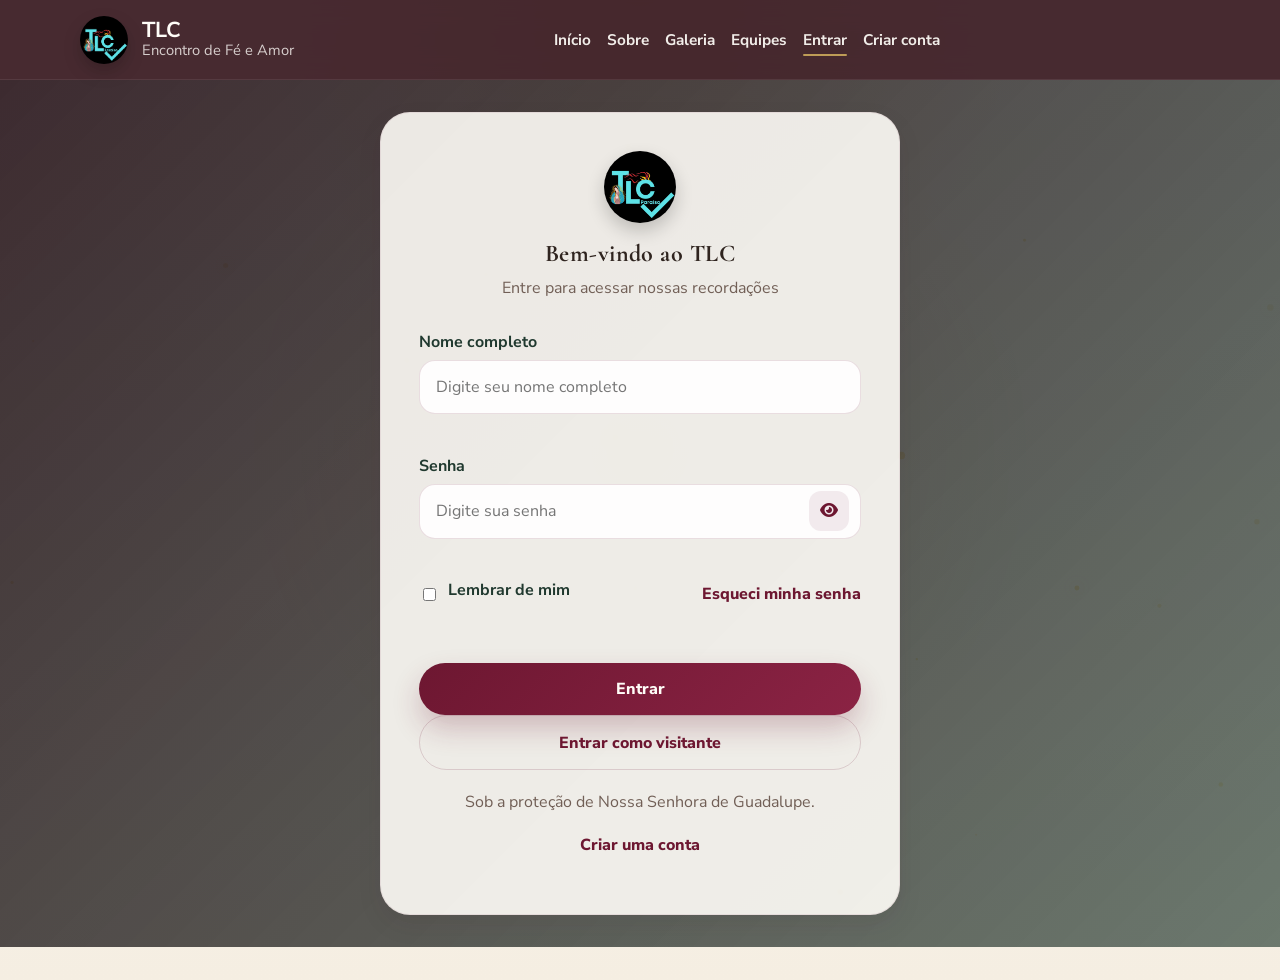
<file: pages/perfil.html>
<!DOCTYPE html>
<html lang="pt-BR">
<head>
  <meta charset="UTF-8">
  <meta name="viewport" content="width=device-width, initial-scale=1.0">
  <title>Perfil - TLC</title>
  <link rel="preconnect" href="https://fonts.googleapis.com">
  <link rel="preconnect" href="https://fonts.gstatic.com" crossorigin>
  <link href="https://fonts.googleapis.com/css2?family=Cormorant+Garamond:wght@500;600;700&family=Nunito+Sans:wght@400;600;700;800&display=swap" rel="stylesheet">
  <link rel="stylesheet" href="https://cdnjs.cloudflare.com/ajax/libs/font-awesome/6.5.2/css/all.min.css">
  <link rel="stylesheet" href="../css/style.css?v=20260807-sem-identidade">
</head>
<body data-page="profile" data-base-path="..">
  <header class="site-header">
    <div id="navbar-root"></div>
  </header>

  <main class="page-shell">
    <section class="page-hero mini reveal">
      <div class="container">
        <span class="section-tag">Perfil</span>
        <h1>Seu espaço dentro do TLC</h1>
        <p>Acompanhe seus dados, suas contribuições e mantenha seu acesso organizado.</p>
      </div>
    </section>

    <section class="section-pad">
      <div class="container">
        <div class="profile-card reveal">
          <div class="profile-avatar">
            <img id="profile-avatar" src="https://images.unsplash.com/photo-1494790108377-be9c29b29330?auto=format&fit=crop&w=800&q=80" alt="Foto do usuário">
          </div>
          <div class="profile-info">
            <span class="section-tag">Conta TLC</span>
            <h2 id="profile-name">Visitante TLC</h2>
            <p id="profile-email">visitante@tlc.com</p>
            <div class="profile-stats">
              <div class="stat-box">
                <strong id="profile-role">Visitante</strong>
                <span>Tipo de usuário</span>
              </div>
              <div class="stat-box">
                <strong id="profile-photo-count">0</strong>
                <span>Fotos enviadas</span>
              </div>
            </div>
            <div class="public-profile-links profile-links-inline">
              <a class="public-profile-link hidden" id="profile-instagram-link" href="#" target="_blank" rel="noreferrer">
                <i class="fa-brands fa-instagram"></i>
                <span id="profile-instagram-label"></span>
              </a>
              <a class="public-profile-link hidden" id="profile-whatsapp-link" href="#" target="_blank" rel="noreferrer">
                <i class="fa-brands fa-whatsapp"></i>
                <span id="profile-whatsapp-label"></span>
              </a>
            </div>
            <div class="form-actions">
              <button class="btn btn-primary" id="edit-profile">Editar perfil</button>
              <button class="btn btn-secondary" id="logout-profile">Sair</button>
            </div>
            <div class="form-message" id="profile-message" aria-live="polite"></div>
          </div>
        </div>

        <section class="profile-editor hidden reveal" id="profile-editor">
          <div class="section-heading compact">
            <span class="section-tag">Editar perfil</span>
            <h2>Atualize seus dados</h2>
          </div>

          <form id="profile-form" novalidate>
            <div class="profile-form-grid">
              <div class="input-group">
                <label for="profile-full-name">Nome completo</label>
                <input type="text" id="profile-full-name" name="profile-full-name" placeholder="Seu nome completo">
                <small class="field-error" data-error-for="profile-full-name"></small>
              </div>

              <div class="input-group">
                <label for="profile-contact-email">E-mail de contato</label>
                <input type="email" id="profile-contact-email" name="profile-contact-email" placeholder="Seu e-mail">
                <small class="field-error" data-error-for="profile-contact-email"></small>
              </div>
            </div>

            <div class="input-group">
              <label for="profile-avatar-file">Foto de perfil</label>
              <input type="file" id="profile-avatar-file" name="profile-avatar-file" accept="image/*">
              <small class="input-help">Escolha uma foto e ajuste o enquadramento antes de salvar.</small>
              <small class="field-error" data-error-for="profile-avatar-file"></small>
            </div>

            <div class="avatar-editor hidden" id="avatar-editor">
              <div class="avatar-editor__backdrop" id="avatar-editor-close"></div>
              <div class="avatar-editor__dialog">
                <div class="avatar-editor__header">
                  <strong>Ajustar foto</strong>
                  <span>Essa e a segunda tela para puxar a imagem e deixar certinho na bolinha.</span>
                </div>

                <div class="avatar-editor__stage">
                  <div class="avatar-editor__viewport" id="avatar-editor-viewport">
                    <img id="avatar-editor-image" src="" alt="Ajuste da foto de perfil">
                  </div>
                </div>

                <div class="avatar-editor__tip">Puxe a foto com o mouse ou com o dedo para centralizar.</div>

                <div class="avatar-editor__controls">
                  <label class="avatar-editor__control">
                    <span>Zoom</span>
                    <input type="range" id="avatar-zoom" min="1" max="2.4" step="0.01" value="1">
                  </label>
                  <label class="avatar-editor__control">
                    <span>Lado</span>
                    <input type="range" id="avatar-offset-x" min="-140" max="140" step="1" value="0">
                  </label>
                  <label class="avatar-editor__control">
                    <span>Altura</span>
                    <input type="range" id="avatar-offset-y" min="-140" max="140" step="1" value="0">
                  </label>
                </div>

                <div class="form-actions">
                  <button type="button" class="btn btn-primary" id="apply-avatar-adjust">Usar essa foto</button>
                  <button type="button" class="btn btn-secondary" id="cancel-avatar-adjust">Cancelar ajuste</button>
                </div>
              </div>
            </div>

            <div class="input-group">
              <label for="profile-bio">Bio do perfil</label>
              <textarea id="profile-bio" name="profile-bio" rows="4" placeholder="Escreva um pouquinho sobre você, seu encontro ou uma frase especial"></textarea>
              <small class="field-error" data-error-for="profile-bio"></small>
            </div>

            <div class="profile-form-grid">
              <div class="input-group">
                <label for="profile-instagram">Instagram</label>
                <input type="text" id="profile-instagram" name="profile-instagram" placeholder="@seuinstagram">
                <small class="input-help">Pode colocar com ou sem @.</small>
                <small class="field-error" data-error-for="profile-instagram"></small>
              </div>

              <div class="input-group">
                <label for="profile-whatsapp">WhatsApp</label>
                <input type="text" id="profile-whatsapp" name="profile-whatsapp" placeholder="5511999999999">
                <small class="input-help">So numero, com DDD e codigo do pais se quiser.</small>
                <small class="field-error" data-error-for="profile-whatsapp"></small>
              </div>
            </div>

            <div class="input-group">
              <label for="profile-team">Equipe do TLC</label>
              <select id="profile-team" name="profile-team">
                <option value="">Selecione sua equipe</option>
                <option value="cozinha">Cozinha</option>
                <option value="musica">Música</option>
                <option value="limpeza">Limpeza</option>
                <option value="animacao">Animação</option>
                <option value="coordenacao">Coordenação</option>
                <option value="intercessao">Intercessão</option>
                <option value="apoio">Apoio</option>
              </select>
              <small class="field-error" data-error-for="profile-team"></small>
            </div>

            <div class="form-actions">
              <button type="submit" class="btn btn-primary">Salvar perfil</button>
              <button type="button" class="btn btn-secondary" id="cancel-profile-edit">Cancelar</button>
            </div>
          </form>
        </section>

        <section class="profile-editor reveal" id="profile-photos-section">
          <div class="section-heading compact">
            <span class="section-tag">Seu mural</span>
            <h2>Fotos que você postou</h2>
            <p>Seu perfil fica com cara de rede social mostrando suas lembranças logo abaixo.</p>
          </div>
          <div class="gallery-grid profile-gallery-grid" id="profile-photo-grid"></div>
        </section>

      </div>
    </section>
  </main>

  <div id="footer-root"></div>

  <script src="../js/script.js?v=20260807-sem-identidade"></script>
</body>
</html>
</file>
<file: css/style.css>
/* Variaveis globais do tema TLC */
:root {
  --wine: #6d1731;
  --wine-deep: #43101f;
  --gold: #c8a65a;
  --beige: #f3ede0;
  --white: #fffdf8;
  --forest: #20392f;
  --text: #2f241f;
  --muted: #715f56;
  --shadow: 0 18px 40px rgba(48, 21, 28, 0.14);
  --shadow-soft: 0 10px 24px rgba(48, 21, 28, 0.09);
  --radius-lg: 28px;
  --radius-md: 20px;
  --radius-sm: 14px;
  --nav-height: 80px;
  --container: min(1120px, calc(100% - 2rem));
}

* {
  box-sizing: border-box;
}

html {
  scroll-behavior: smooth;
  overflow-x: hidden;
}

body {
  margin: 0;
  font-family: "Nunito Sans", sans-serif;
  color: var(--text);
  background:
    radial-gradient(circle at top, rgba(200, 166, 90, 0.2), transparent 32%),
    linear-gradient(180deg, #fcfaf6 0%, #f5eee2 100%);
  position: relative;
  isolation: isolate;
  overflow-x: hidden;
}

body.menu-open {
  overflow: hidden;
}

img {
  max-width: 100%;
  display: block;
}

a {
  color: inherit;
  text-decoration: none;
}

button,
input,
select,
textarea {
  font: inherit;
  max-width: 100%;
}

textarea {
  resize: vertical;
}

main {
  min-height: 100vh;
  position: relative;
  z-index: 1;
}

.site-header,
.site-footer {
  position: relative;
  z-index: 2;
}

.sacred-lights {
  position: fixed;
  inset: 0;
  width: 100%;
  height: 100%;
  pointer-events: none;
  z-index: 0;
  opacity: 0.9;
}

.container {
  width: var(--container);
  margin: 0 auto;
}

.section-pad {
  padding: 5rem 0;
}

.section-tag {
  display: inline-flex;
  align-items: center;
  gap: 0.55rem;
  padding: 0.4rem 0.9rem;
  border-radius: 999px;
  background: rgba(109, 23, 49, 0.08);
  color: var(--wine);
  font-size: 0.82rem;
  font-weight: 800;
  letter-spacing: 0.08em;
  text-transform: uppercase;
}

.section-heading {
  display: flex;
  flex-direction: column;
  gap: 0.75rem;
  margin-bottom: 2rem;
}

h1,
h2,
h3,
.brand-mark {
  font-family: "Cormorant Garamond", serif;
  letter-spacing: 0.02em;
}

h1,
h2,
h3,
p {
  margin-top: 0;
}

p {
  line-height: 1.7;
  color: var(--muted);
}

.site-header {
  position: sticky;
  top: 0;
  z-index: 50;
}

.home-scroll-progress {
  position: absolute;
  right: 0;
  bottom: 0;
  left: 0;
  height: 3px;
  overflow: hidden;
  pointer-events: none;
}

.home-scroll-progress span {
  display: block;
  width: 100%;
  height: 100%;
  background: linear-gradient(90deg, #d6a84d, #f4da93 52%, #b9782f);
  box-shadow: 0 0 14px rgba(238, 197, 105, 0.65);
  transform: scaleX(0);
  transform-origin: left center;
  will-change: transform;
}

/* Navbar compartilhada e adaptada conforme login */
.navbar {
  height: var(--nav-height);
  border-bottom: 1px solid rgba(255, 255, 255, 0.08);
  background: rgba(46, 13, 21, 0.88);
  backdrop-filter: blur(14px);
}

.nav-inner {
  width: var(--container);
  height: 100%;
  margin: 0 auto;
  display: flex;
  align-items: center;
  justify-content: space-between;
  gap: 1rem;
}

.brand {
  display: inline-flex;
  align-items: center;
  gap: 0.85rem;
  color: var(--white);
  min-width: 0;
}

.brand-mark {
  width: 48px;
  height: 48px;
  border-radius: 50%;
  display: grid;
  place-items: center;
  background: linear-gradient(135deg, var(--gold), #edd3a0);
  color: var(--wine-deep);
  font-size: 1.1rem;
  font-weight: 700;
  box-shadow: 0 8px 18px rgba(200, 166, 90, 0.28);
}

.brand-mark.image-mark {
  overflow: hidden;
  padding: 0;
  background: transparent;
  box-shadow: 0 8px 18px rgba(0, 0, 0, 0.2);
}

.brand-mark.image-mark img {
  width: 100%;
  height: 100%;
  object-fit: cover;
  display: block;
}

.brand-mark.large {
  width: 72px;
  height: 72px;
  font-size: 1.5rem;
  margin: 0 auto 1rem;
}

.brand-copy strong {
  display: block;
  font-size: 1.35rem;
  line-height: 1.05;
}

.brand-copy span {
  display: block;
  color: rgba(255, 253, 248, 0.78);
  font-size: 0.92rem;
  line-height: 1.2;
}

.nav-links {
  display: flex;
  align-items: center;
  gap: 1rem;
  min-width: 0;
}

.nav-links a,
.nav-user,
.nav-logout {
  color: var(--white);
  font-weight: 700;
  font-size: 0.96rem;
}

.nav-links a {
  opacity: 0.92;
  position: relative;
}

.nav-links a::after {
  content: "";
  position: absolute;
  left: 0;
  bottom: -0.35rem;
  width: 100%;
  height: 2px;
  border-radius: 999px;
  background: var(--gold);
  transform: scaleX(0);
  transform-origin: center;
  transition: transform 0.25s ease;
}

.nav-links a:hover::after,
.nav-links a.active::after {
  transform: scaleX(1);
}

.nav-actions {
  display: flex;
  align-items: center;
  gap: 0.75rem;
}

.nav-user {
  padding: 0.55rem 0.9rem;
  border-radius: 999px;
  background: rgba(255, 255, 255, 0.08);
}

.nav-logout {
  border: 0;
  padding: 0.7rem 1rem;
  border-radius: 999px;
  background: rgba(255, 255, 255, 0.12);
  cursor: pointer;
  transition: background 0.25s ease, transform 0.25s ease;
}

.nav-logout:hover,
.hamburger:hover,
.btn:hover,
.filter-btn:hover {
  transform: translateY(-2px);
}

.nav-logout:hover {
  background: rgba(255, 255, 255, 0.2);
}

.hamburger {
  display: none;
  width: 46px;
  height: 46px;
  border-radius: 14px;
  border: 1px solid rgba(255, 255, 255, 0.16);
  background: transparent;
  color: var(--white);
  cursor: pointer;
}

.mobile-panel {
  display: none;
}

/* Hero principal */
.hero-section {
  position: relative;
  min-height: calc(100vh - var(--nav-height) - 12px);
  display: flex;
  align-items: center;
  padding: 2.75rem 0 1rem;
  background:
    radial-gradient(circle at top, rgba(233, 192, 124, 0.2), transparent 34%),
    linear-gradient(180deg, #fcf3e8 0%, #f6ebdc 100%);
  color: var(--text);
  overflow: hidden;
}

.hero-overlay {
  position: absolute;
  inset: 0;
  background:
    radial-gradient(circle at 14% 18%, rgba(255, 255, 255, 0.78), transparent 24%),
    radial-gradient(circle at 86% 16%, rgba(255, 255, 255, 0.62), transparent 18%),
    radial-gradient(circle at 50% 10%, rgba(228, 186, 120, 0.15), transparent 42%);
}

.hero-architecture {
  position: absolute;
  inset: auto 0 0 0;
  height: min(72vh, 640px);
  background: url("../images/church-line-art.svg") center bottom / min(900px, 78vw) auto no-repeat;
  opacity: 0.34;
  pointer-events: none;
  filter: sepia(1) saturate(0.7) brightness(1.02);
}

.hero-content {
  position: relative;
  padding: 0;
  z-index: 1;
}

.hero-layout {
  display: grid;
  grid-template-columns: minmax(0, 1.08fr) minmax(320px, 430px);
  gap: 2.4rem;
  align-items: center;
}

.hero-copy-block {
  position: relative;
  z-index: 1;
  max-width: 34rem;
}

.hero-kicker {
  display: inline-flex;
  margin-bottom: 0.65rem;
  color: rgba(46, 23, 17, 0.9);
  letter-spacing: 0.03em;
  text-transform: none;
  font-size: clamp(1.55rem, 2vw, 2.2rem);
  font-weight: 500;
  padding: 0;
  border: 0;
  background: transparent;
}

.hero-title {
  display: grid;
  gap: 0.16rem;
  margin-bottom: 0.95rem;
  max-width: 11ch;
  font-size: clamp(3.2rem, 6.5vw, 5.7rem);
  line-height: 0.9;
  letter-spacing: -0.03em;
}

.hero-title-line {
  display: flex;
  flex-wrap: wrap;
  align-items: baseline;
  gap: 0.25ch;
}

.hero-title-accent {
  color: #c48b2a;
}

.hero-title-wine {
  color: var(--wine);
}

.hero-subtitle {
  font-size: 1.2rem;
  color: #5a4035;
  margin-bottom: 0.9rem;
}

.hero-subtitle strong {
  color: var(--wine);
}

.hero-copy {
  max-width: 31rem;
  color: #5e5047;
  font-size: 1.05rem;
  margin-bottom: 1.9rem;
}

.hero-login-button {
  background: rgba(255, 248, 239, 0.8);
  color: var(--wine);
  border: 1px solid rgba(155, 102, 67, 0.42);
  box-shadow: 0 12px 24px rgba(128, 83, 53, 0.08);
}

.hero-actions,
.form-actions,
.section-cta {
  display: flex;
  flex-wrap: wrap;
  gap: 1rem;
}

.hero-visual {
  display: flex;
  justify-content: center;
  align-items: center;
}

.hero-mary-frame {
  position: relative;
  padding: 0.9rem;
  border-radius: 180px 180px 28px 28px;
  background: linear-gradient(180deg, rgba(149, 95, 51, 0.28), rgba(222, 179, 118, 0.14));
  border: 2px solid rgba(173, 125, 76, 0.55);
  box-shadow:
    0 28px 48px rgba(118, 71, 39, 0.12),
    0 0 0 10px rgba(255, 248, 239, 0.38);
}

.sacred-stage {
  --stage-x: 0px;
  --stage-y: 0px;
  position: relative;
  width: min(100%, 360px);
  aspect-ratio: 0.78 / 1.26;
  display: grid;
  place-items: center;
  transform: translate3d(var(--stage-x), var(--stage-y), 0);
  transition: transform 0.22s ease;
  border-radius: 180px 180px 20px 20px;
  overflow: hidden;
  background:
    radial-gradient(circle at 50% 18%, rgba(255, 249, 231, 0.94), rgba(227, 187, 122, 0.68) 38%, rgba(125, 77, 34, 0.84) 100%);
  border: 2px solid rgba(247, 230, 196, 0.82);
  box-shadow: inset 0 0 0 1px rgba(120, 74, 35, 0.2);
}

.sacred-beam {
  position: absolute;
  inset: 5% 12% 14%;
  border-radius: 48% 48% 42% 42% / 18% 18% 58% 58%;
  background:
    radial-gradient(circle at center, rgba(255, 246, 207, 0.98), rgba(245, 196, 83, 0.48) 52%, rgba(244, 193, 73, 0) 74%);
  filter: blur(20px);
  animation: beamPulse 4.8s ease-in-out infinite;
}

.sacred-halo {
  position: absolute;
  inset: 5% 8% 8%;
  border-radius: 50%;
  mix-blend-mode: screen;
}

.halo-one {
  background:
    conic-gradient(from 0deg, rgba(255, 210, 99, 0.12), rgba(255, 247, 212, 0.94), rgba(255, 210, 99, 0.12));
  filter: blur(0.5px);
  clip-path: polygon(
    50% 0%, 54% 8%, 60% 2%, 62% 11%, 69% 4%, 68% 15%, 77% 9%, 74% 19%, 84% 15%, 79% 24%,
    90% 23%, 83% 30%, 95% 32%, 86% 38%, 98% 43%, 88% 46%, 100% 53%, 88% 54%, 98% 61%, 86% 62%,
    95% 73%, 83% 70%, 90% 82%, 79% 76%, 84% 89%, 74% 81%, 77% 96%, 68% 85%, 69% 98%, 62% 89%,
    60% 100%, 54% 92%, 50% 100%, 46% 92%, 40% 100%, 38% 89%, 31% 98%, 32% 85%, 23% 96%, 26% 81%,
    16% 89%, 21% 76%, 10% 82%, 17% 70%, 5% 73%, 14% 62%, 2% 61%, 12% 54%, 0% 53%, 12% 46%,
    2% 43%, 14% 38%, 5% 32%, 17% 30%, 10% 23%, 21% 24%, 16% 15%, 26% 19%, 23% 9%, 32% 15%,
    31% 4%, 38% 11%, 40% 2%, 46% 8%
  );
  opacity: 0.95;
  animation: haloSpin 24s linear infinite;
}

.halo-two {
  inset: 10% 13% 13%;
  border: 2px solid rgba(255, 236, 180, 0.46);
  box-shadow:
    0 0 34px rgba(255, 216, 121, 0.28),
    inset 0 0 28px rgba(255, 224, 143, 0.18);
  animation: haloBreath 5s ease-in-out infinite;
}

.sacred-glow {
  position: absolute;
  inset: 22% 24% 18%;
  border-radius: 50%;
  background: radial-gradient(circle, rgba(255, 243, 198, 0.4), rgba(255, 215, 110, 0.12) 42%, transparent 68%);
  filter: blur(22px);
}

.sacred-particles {
  position: absolute;
  inset: 0;
}

.sacred-particle {
  position: absolute;
  width: var(--size, 8px);
  height: var(--size, 8px);
  left: var(--left, 50%);
  top: var(--top, 50%);
  border-radius: 50%;
  background: radial-gradient(circle, rgba(255, 252, 235, 1), rgba(248, 206, 109, 0.65) 55%, rgba(248, 206, 109, 0) 72%);
  box-shadow: 0 0 14px rgba(255, 220, 136, 0.65);
  opacity: 0.78;
  animation: particleOrbit var(--duration, 7s) ease-in-out infinite;
  animation-delay: var(--delay, 0s);
}

.mary-figure {
  position: relative;
  z-index: 2;
  width: min(100%, 300px);
  object-fit: contain;
  filter:
    drop-shadow(0 18px 32px rgba(7, 7, 7, 0.28))
    drop-shadow(0 0 30px rgba(255, 216, 113, 0.3));
  animation: maryFloat 5.8s ease-in-out infinite;
  transform: translateZ(0);
}

/* Componentes reutilizados */
.btn {
  display: inline-flex;
  justify-content: center;
  align-items: center;
  gap: 0.6rem;
  min-height: 52px;
  padding: 0.95rem 1.4rem;
  border: 0;
  border-radius: 999px;
  font-weight: 800;
  cursor: pointer;
  transition: transform 0.25s ease, box-shadow 0.25s ease, background 0.25s ease;
}

.btn-primary {
  background: linear-gradient(135deg, var(--wine), #8b2344);
  color: var(--white);
  box-shadow: 0 14px 28px rgba(109, 23, 49, 0.24);
}

.btn-secondary {
  background: rgba(255, 253, 248, 0.16);
  color: var(--white);
  border: 1px solid rgba(255, 253, 248, 0.2);
}

.page-shell .btn-secondary,
.upload-form .btn-secondary,
.profile-card .btn-secondary,
.auth-card .btn-secondary {
  background: transparent;
  color: var(--wine);
  border: 1px solid rgba(109, 23, 49, 0.16);
}

.hero-login-button,
.hero-login-button:visited {
  background: rgba(255, 248, 239, 0.88);
  color: var(--wine);
  border: 1px solid rgba(155, 102, 67, 0.42);
  box-shadow: 0 12px 24px rgba(128, 83, 53, 0.08);
}

.btn-full {
  width: 100%;
}

.prayer-card,
.feature-card,
.auth-card,
.upload-form,
.preview-panel,
.profile-card,
.stat-box,
.gallery-item,
.page-hero,
.filter-bar {
  background: rgba(255, 253, 248, 0.9);
  border: 1px solid rgba(109, 23, 49, 0.08);
  box-shadow: var(--shadow-soft);
}

.prayer-card {
  padding: 2rem;
  border-radius: var(--radius-lg);
}

.about-section {
  padding-top: 0.4rem;
}

.about-showcase {
  display: grid;
  grid-template-columns: 126px minmax(0, 1.1fr) minmax(280px, 0.9fr);
  gap: 1.5rem;
  align-items: center;
  padding: 1.65rem 1.8rem;
  border-radius: 28px;
  background: rgba(255, 252, 247, 0.92);
  border: 1px solid rgba(189, 151, 103, 0.18);
  box-shadow: 0 18px 36px rgba(103, 65, 37, 0.09);
}

.about-showcase__icon {
  width: 112px;
  height: 112px;
  display: grid;
  place-items: center;
  border-radius: 50%;
  color: var(--gold);
  font-size: 2.6rem;
  background:
    radial-gradient(circle at center, rgba(255, 255, 255, 0.95), rgba(248, 236, 218, 0.92));
  border: 1px solid rgba(218, 185, 134, 0.5);
  box-shadow: inset 0 0 0 10px rgba(255, 249, 240, 0.7);
}

.about-showcase__content h2 {
  max-width: 18ch;
  margin-bottom: 0.8rem;
  font-size: clamp(2rem, 3vw, 3rem);
  line-height: 1.05;
}

.about-showcase__content h2 span {
  color: #c48b2a;
}

.about-showcase__content p:last-child {
  margin-bottom: 0;
}

.about-quote-card {
  position: relative;
  padding: 1.9rem 1.8rem;
  border-radius: 20px;
  background: linear-gradient(180deg, rgba(255, 250, 244, 0.98), rgba(255, 247, 238, 0.92));
  border: 1px solid rgba(199, 163, 113, 0.22);
  box-shadow: inset 0 0 0 1px rgba(255, 255, 255, 0.55);
}

.about-quote-card p {
  margin-bottom: 0.9rem;
  font-family: "Cormorant Garamond", serif;
  font-size: 1.55rem;
  line-height: 1.35;
  color: #5a4035;
}

.about-quote-card strong {
  color: var(--wine);
  font-size: 1.05rem;
}

.about-quote-mark {
  position: absolute;
  top: 0.9rem;
  left: 1.3rem;
  color: rgba(180, 116, 53, 0.85);
  font-family: "Cormorant Garamond", serif;
  font-size: 3.6rem;
  line-height: 1;
}

.about-quote-mark--end {
  top: auto;
  right: 1.3rem;
  bottom: 0.25rem;
  left: auto;
}

.highlights {
  padding-top: 1.55rem;
}

.highlights-heading {
  align-items: center;
  text-align: center;
  margin-bottom: 1.6rem;
}

.highlights-heading .section-tag {
  background: transparent;
  padding-inline: 0;
}

.prayer-card i,
.feature-card i {
  color: var(--gold);
  font-size: 1.5rem;
}

.card-grid {
  display: grid;
  grid-template-columns: repeat(6, minmax(0, 1fr));
  gap: 0.9rem;
}

.feature-card {
  padding: 1.3rem 1rem 1.2rem;
  border-radius: var(--radius-md);
  transition: transform 0.25s ease, box-shadow 0.25s ease;
  text-align: center;
  min-height: 100%;
}

.feature-card:hover,
.gallery-item:hover {
  transform: translateY(-5px);
  box-shadow: var(--shadow);
}

.feature-card h3 {
  margin-bottom: 0.55rem;
  font-size: 1.45rem;
}

.feature-card p {
  margin-bottom: 0;
  font-size: 0.92rem;
  line-height: 1.55;
}

.photo-author {
  display: inline-flex;
  align-items: center;
  gap: 0.55rem;
  margin-bottom: 0.7rem;
  font-size: 0.82rem;
  font-weight: 800;
}

.photo-author img {
  width: 26px;
  height: 26px;
  border-radius: 50%;
  object-fit: cover;
  border: 1px solid rgba(255, 255, 255, 0.35);
}

.photo-author.dark {
  color: var(--forest);
}

.photo-author.light {
  color: var(--white);
}

.photo-author-link {
  cursor: pointer;
  transition: transform 0.22s ease, opacity 0.22s ease;
}

.photo-author-link:hover {
  opacity: 0.88;
  transform: translateY(-1px);
}



.journey-section {
  position: relative;
  overflow: hidden;
  background:
    radial-gradient(circle at 16% 32%, rgba(215, 164, 72, 0.08), transparent 26%),
    radial-gradient(circle at 88% 72%, rgba(109, 23, 49, 0.06), transparent 28%);
}

.journey-heading {
  width: min(100%, 900px);
  margin: 0 auto 2.4rem;
  text-align: center;
}

.journey-tag {
  position: relative;
  padding-inline: 1.25rem;
  border: 1px solid rgba(189, 134, 47, 0.38);
  border-radius: 999px;
  background: rgba(255, 252, 245, 0.72);
  box-shadow: 0 7px 18px rgba(95, 55, 23, 0.06);
}

.journey-heading h2 {
  max-width: 860px;
  margin: 0.95rem auto 0;
  color: var(--wine);
  font-family: "Cormorant Garamond", serif;
  font-size: clamp(2.4rem, 4.7vw, 4.55rem);
  line-height: 0.98;
  letter-spacing: -0.035em;
}

.journey-heading p {
  max-width: 720px;
  margin: 1.15rem auto 0;
  color: rgba(40, 31, 27, 0.72);
  font-size: 1rem;
  line-height: 1.75;
}

.journey-scroll-tip {
  display: inline-flex;
  align-items: center;
  gap: 0.55rem;
  margin-top: 1rem;
  padding: 0.7rem 1rem;
  border-radius: 999px;
  color: rgba(92, 36, 41, 0.92);
  background: rgba(255, 250, 238, 0.78);
  border: 1px solid rgba(198, 144, 55, 0.22);
  box-shadow: 0 14px 26px rgba(103, 61, 25, 0.06);
  font-size: 0.92rem;
}

.journey-scroll-tip i {
  color: #c88726;
}

.journey-board {
  --journey-glow-x: 50%;
  --journey-glow-y: 50%;
  position: relative;
  width: min(100%, 1120px);
  min-height: 720px;
  margin: 0 auto;
  overflow: hidden;
  isolation: isolate;
  border: 1px solid rgba(188, 137, 56, 0.22);
  border-radius: 40px;
  background:
    radial-gradient(circle at var(--journey-glow-x) var(--journey-glow-y), rgba(247, 215, 143, 0.15), transparent 22%),
    linear-gradient(135deg, rgba(255, 253, 248, 0.96), rgba(251, 244, 230, 0.94));
  box-shadow:
    0 28px 64px rgba(93, 57, 32, 0.13),
    inset 0 1px 0 rgba(255, 255, 255, 0.95);
  transition: box-shadow 0.35s ease, transform 0.35s ease;
}

.journey-board::before {
  content: "";
  position: absolute;
  inset: 0;
  z-index: -3;
  opacity: 0.33;
  background-image:
    radial-gradient(circle at 25% 35%, rgba(186, 133, 45, 0.18) 0 1px, transparent 1.5px),
    radial-gradient(circle at 75% 60%, rgba(109, 23, 49, 0.12) 0 1px, transparent 1.5px);
  background-size: 29px 29px, 37px 37px;
  mask-image: linear-gradient(to bottom, transparent 0%, #000 20%, #000 80%, transparent 100%);
}

.journey-board::after {
  content: "";
  position: absolute;
  inset: 18px;
  z-index: 6;
  pointer-events: none;
  border: 1px solid rgba(203, 153, 74, 0.10);
  border-radius: 30px;
}

.journey-church {
  position: absolute;
  left: -2.5rem;
  top: 2rem;
  width: 310px;
  height: 330px;
  z-index: -1;
  opacity: 0.085;
  background: url("../images/church-line-art.svg") left top / contain no-repeat;
  filter: sepia(1) saturate(0.8);
}

.journey-sacred-heart {
  position: absolute;
  right: 4rem;
  top: 2.4rem;
  z-index: -1;
  width: 150px;
  height: 150px;
  display: grid;
  place-items: center;
  color: rgba(153, 92, 29, 0.08);
  font-size: 4.5rem;
}

.journey-sacred-heart::before,
.journey-sacred-heart::after {
  content: "";
  position: absolute;
  inset: 13px;
  border: 1px solid rgba(190, 135, 49, 0.11);
  border-radius: 50%;
}

.journey-sacred-heart::after {
  inset: 0;
  border-style: dashed;
}

.journey-sacred-heart span {
  position: absolute;
  top: 11px;
  width: 2px;
  height: 38px;
  background: rgba(153, 92, 29, 0.08);
}

.journey-route {
  position: absolute;
  inset: 54px 22px 16px;
  z-index: -1;
  width: calc(100% - 44px);
  height: calc(100% - 70px);
  overflow: visible;
  pointer-events: none;
}

.journey-route-shadow,
.journey-route-main,
.journey-route-progress,
.journey-route-shine,
.journey-orb-ring,
.journey-orb-core {
  fill: none;
  stroke-linecap: round;
  stroke-linejoin: round;
}

.journey-route-shadow {
  stroke: rgba(93, 57, 32, 0.16);
  stroke-width: 42;
  transform: translateY(11px);
  filter: blur(5px);
}

.journey-route-main {
  stroke: url(#journeyGold);
  stroke-width: 34;
  opacity: 0.82;
}

.journey-route-progress {
  stroke: url(#journeyProgress);
  stroke-width: 16;
  opacity: 0.98;
  filter: drop-shadow(0 0 10px rgba(255, 243, 193, 0.9));
  transition: opacity 0.2s ease;
}

.journey-route-shine {
  stroke: rgba(255, 249, 219, 0.72);
  stroke-width: 4;
  stroke-dasharray: 18 16;
  animation: journeyFlow 12s linear infinite;
}

.journey-orb-ring {
  fill: rgba(255, 247, 211, 0.18);
  stroke: rgba(255, 242, 186, 0.9);
  stroke-width: 5;
  transform-origin: center;
  animation: journeyOrbPulse 2.1s ease-in-out infinite;
}

.journey-orb-core {
  fill: #fffef8;
  stroke: #d89a39;
  stroke-width: 4;
}

.journey-route-points circle {
  fill: #fff9dd;
  stroke: #d89a39;
  stroke-width: 3;
  transition: transform 0.3s ease, fill 0.3s ease, opacity 0.3s ease;
}

.journey-route-point--active {
  transform: scale(1.25);
  fill: #fffef8;
}

.journey-card,
.journey-team-card,
.journey-emblem {
  position: absolute;
  z-index: 2;
}

.journey-card {
  width: 180px;
  min-height: 222px;
  padding: 2.25rem 1rem 1.15rem;
  display: flex;
  flex-direction: column;
  align-items: center;
  justify-content: center;
  text-align: center;
  border: 1px solid rgba(198, 144, 55, 0.42);
  border-radius: 26px;
  background: linear-gradient(145deg, rgba(255, 255, 255, 0.96), rgba(251, 244, 229, 0.96));
  box-shadow:
    0 18px 34px rgba(87, 51, 26, 0.14),
    inset 0 0 0 4px rgba(255, 255, 255, 0.58);
  opacity: 0.84;
  transform: scale(0.97);
  transition: transform 0.32s ease, box-shadow 0.32s ease, border-color 0.32s ease, opacity 0.32s ease, background 0.32s ease;
}

.journey-card::after {
  content: "";
  position: absolute;
  left: 50%;
  bottom: 1rem;
  width: 58px;
  height: 1px;
  transform: translateX(-50%);
  background: linear-gradient(90deg, transparent, rgba(188, 126, 32, 0.62), transparent);
}

.journey-card:hover {
  transform: translateY(-8px);
  border-color: rgba(153, 30, 57, 0.4);
  box-shadow:
    0 26px 46px rgba(87, 51, 26, 0.18),
    0 0 0 5px rgba(216, 164, 76, 0.08);
}

.journey-card.is-active,
.journey-team-card.is-active,
.journey-emblem.is-active {
  opacity: 1;
}

.journey-card.is-active {
  transform: translateY(-10px) scale(1.02);
  border-color: rgba(153, 30, 57, 0.35);
  background: linear-gradient(145deg, rgba(255, 255, 255, 1), rgba(255, 247, 228, 0.98));
  box-shadow:
    0 28px 54px rgba(87, 51, 26, 0.18),
    0 0 0 6px rgba(222, 176, 93, 0.10),
    inset 0 0 0 4px rgba(255, 255, 255, 0.72);
}

.journey-number {
  position: absolute;
  top: -18px;
  left: 50%;
  width: 43px;
  height: 43px;
  transform: translateX(-50%);
  display: grid;
  place-items: center;
  border: 1px solid rgba(184, 126, 37, 0.62);
  border-radius: 50%;
  color: var(--wine);
  background: #fff9ea;
  font-family: "Cormorant Garamond", serif;
  font-size: 1.45rem;
  font-weight: 700;
  box-shadow: 0 8px 20px rgba(103, 61, 25, 0.14);
}

.journey-icon {
  width: 68px;
  height: 68px;
  display: grid;
  place-items: center;
  margin-bottom: 0.7rem;
  border-radius: 50%;
  color: #c88726;
  font-size: 2rem;
  background: radial-gradient(circle, rgba(255, 248, 220, 0.98), rgba(248, 226, 176, 0.58));
  border: 1px solid rgba(200, 137, 38, 0.35);
  box-shadow: 0 9px 20px rgba(166, 110, 31, 0.12);
}

.journey-card h3,
.journey-team-card h3 {
  margin: 0;
  color: var(--wine);
  font-family: "Cormorant Garamond", serif;
  font-size: 1.9rem;
  line-height: 1;
}

.journey-card p,
.journey-team-card p {
  margin: 0.55rem 0 0;
  color: rgba(48, 38, 33, 0.68);
  font-size: 0.92rem;
  line-height: 1.45;
}

.journey-step--welcome { left: 4.5%; top: 26%; }
.journey-step--prayer { left: 33%; top: 13%; }
.journey-step--talks { right: 4.5%; top: 22%; }
.journey-step--dynamics { left: 24%; bottom: 4.5%; }
.journey-step--mass { right: 22%; bottom: 4.5%; }

.journey-emblem {
  left: 53.5%;
  top: 51%;
  width: 178px;
  height: 178px;
  opacity: 0.92;
  transform: translate(-50%, -50%);
  display: flex;
  flex-direction: column;
  align-items: center;
  justify-content: center;
  border-radius: 50%;
  color: var(--wine);
  text-align: center;
  background: radial-gradient(circle at 45% 36%, #fffdf4 0 24%, #f6dfaa 65%, #d9a044 100%);
  border: 7px double rgba(145, 90, 24, 0.68);
  box-shadow:
    0 20px 40px rgba(93, 57, 32, 0.20),
    0 0 0 8px rgba(255, 250, 228, 0.84),
    0 0 38px rgba(219, 166, 74, 0.26);
}

.journey-emblem i {
  font-size: 2rem;
  color: #b97921;
}

.journey-emblem strong {
  margin-top: 0.15rem;
  font-family: "Cormorant Garamond", serif;
  font-size: 3.15rem;
  line-height: 0.88;
}

.journey-emblem span {
  max-width: 115px;
  margin-top: 0.45rem;
  color: rgba(98, 49, 35, 0.82);
  font-family: "Cormorant Garamond", serif;
  font-size: 0.92rem;
  font-style: italic;
  line-height: 1.15;
}

.journey-team-card {
  right: 2.8%;
  bottom: 9.5%;
  width: 164px;
  min-height: 162px;
  padding: 1.1rem 1rem;
  display: flex;
  flex-direction: column;
  align-items: center;
  justify-content: center;
  text-align: center;
  border: 1px dashed rgba(188, 128, 36, 0.5);
  border-radius: 24px;
  background: rgba(255, 252, 244, 0.88);
  box-shadow: 0 15px 30px rgba(87, 51, 26, 0.10);
  backdrop-filter: blur(8px);
  opacity: 0.84;
  transform: scale(0.97);
  transition: transform 0.32s ease, box-shadow 0.32s ease, border-color 0.32s ease, opacity 0.32s ease;
}

.journey-team-icon {
  margin-bottom: 0.5rem;
  color: #c88726;
  font-size: 2rem;
}

.journey-team-card h3 {
  font-size: 1.75rem;
}

.journey-team-card.is-active {
  transform: translateY(-8px) scale(1.02);
  border-color: rgba(153, 30, 57, 0.30);
  box-shadow:
    0 24px 46px rgba(87, 51, 26, 0.15),
    0 0 0 5px rgba(216, 164, 76, 0.09);
}

.journey-emblem.is-active {
  box-shadow:
    0 24px 48px rgba(93, 57, 32, 0.24),
    0 0 0 9px rgba(255, 250, 228, 0.92),
    0 0 60px rgba(219, 166, 74, 0.38);
}

.journey-closing {
  width: min(100%, 420px);
  margin: 2rem auto 0.65rem;
  display: grid;
  grid-template-columns: 1fr auto 1fr;
  align-items: center;
  gap: 1rem;
  color: #c58a2d;
}

.journey-closing span {
  height: 1px;
  background: linear-gradient(90deg, transparent, rgba(190, 132, 43, 0.74));
}

.journey-closing span:last-child {
  background: linear-gradient(90deg, rgba(190, 132, 43, 0.74), transparent);
}

.journey-message {
  margin: 0;
  color: var(--wine);
  text-align: center;
  font-family: "Cormorant Garamond", serif;
  font-size: clamp(1.5rem, 2.4vw, 2rem);
  font-weight: 600;
}

@keyframes journeyFlow {
  to { stroke-dashoffset: -220; }
}

@keyframes journeyOrbPulse {
  0%, 100% { transform: scale(0.9); opacity: 0.75; }
  50% { transform: scale(1.12); opacity: 1; }
}

.metrics-section {
  position: relative;
}

.metrics-ornament {
  width: min(100%, 420px);
  margin: 0 auto 1.5rem;
  display: grid;
  grid-template-columns: 1fr auto 1fr;
  align-items: center;
  gap: 0.85rem;
  color: rgba(197, 138, 45, 0.88);
}

.metrics-ornament span {
  height: 1px;
  background: linear-gradient(90deg, transparent, rgba(206, 164, 91, 0.62));
}

.metrics-ornament span:last-child {
  background: linear-gradient(90deg, rgba(206, 164, 91, 0.62), transparent);
}

.metrics-ornament i {
  font-size: 0.65rem;
}

.metrics-shell {
  padding: 2.8rem 1.6rem 1.5rem;
  border-radius: 30px;
  border: 1px solid rgba(201, 164, 102, 0.2);
  background: linear-gradient(180deg, rgba(255, 254, 251, 0.98), rgba(250, 245, 234, 0.96));
  box-shadow: 0 22px 45px rgba(84, 58, 30, 0.12);
}

.metrics-copy {
  max-width: 860px;
  margin: 0 auto 1.85rem;
  text-align: center;
}

.metrics-tag {
  color: var(--wine);
  background: rgba(221, 196, 153, 0.32);
  border: 1px solid rgba(196, 153, 80, 0.12);
  box-shadow: none;
}

.metrics-copy h2 {
  margin-top: 0.9rem;
  color: #2c221d;
  font-family: "Cormorant Garamond", serif;
  font-size: clamp(2.1rem, 4.5vw, 3.6rem);
  line-height: 1.05;
}

.metrics-copy h2 span {
  color: var(--wine);
}

.metrics-copy p {
  max-width: 680px;
  margin: 0.75rem auto 0;
  color: rgba(67, 52, 43, 0.7);
  font-size: 1rem;
}

.metrics-grid {
  display: grid;
  grid-template-columns: repeat(6, minmax(0, 1fr));
  gap: 0.95rem;
}

.metric-card {
  min-height: 280px;
  padding: 1.45rem 1rem 1.25rem;
  border-radius: 22px;
  border: 1px solid rgba(209, 182, 139, 0.26);
  background: linear-gradient(180deg, #fffdfa 0%, #fffaf1 100%);
  box-shadow: 0 10px 22px rgba(111, 77, 38, 0.08);
  text-align: center;
  transition: transform 0.28s ease, box-shadow 0.28s ease, border-color 0.28s ease;
}

.metric-card:hover {
  transform: translateY(-6px);
  border-color: rgba(180, 120, 42, 0.32);
  box-shadow: 0 18px 28px rgba(111, 77, 38, 0.12);
}

.metric-card i {
  font-size: 2rem;
  color: #cb9634;
  margin-bottom: 0.95rem;
}

.metric-number {
  display: block;
  margin-bottom: 0.4rem;
  font-family: "Cormorant Garamond", serif;
  font-size: clamp(2.7rem, 3vw, 3.4rem);
  color: var(--wine);
  line-height: 1;
}

.metric-card h3 {
  margin: 0;
  color: #2f241f;
  font-size: 1.1rem;
  line-height: 1.35;
}

.metric-card p {
  margin: 0.85rem 0 0;
  color: rgba(73, 58, 49, 0.74);
  font-size: 0.95rem;
  line-height: 1.45;
}

/* Hero secundario */
.page-hero {
  margin: 2rem auto 0;
  width: var(--container);
  border-radius: 30px;
  padding: 2.25rem;
}

.page-hero.mini {
  background:
    linear-gradient(135deg, rgba(109, 23, 49, 0.95), rgba(32, 57, 47, 0.9)),
    url("https://images.unsplash.com/photo-1464699908537-0954e50791ee?auto=format&fit=crop&w=1400&q=80") center/cover;
  color: var(--white);
}

.page-hero p {
  color: rgba(255, 253, 248, 0.88);
  max-width: 42rem;
}

/* Login */
.auth-page {
  min-height: 100vh;
}

.login-intro {
  position: fixed;
  inset: 0;
  z-index: 120;
  display: grid;
  place-items: center;
  overflow: hidden;
  background:
    radial-gradient(circle at center, rgba(255, 212, 119, 0.14), transparent 24%),
    linear-gradient(180deg, rgba(16, 8, 12, 0.98), rgba(31, 12, 18, 0.98));
  transition: opacity 0.8s ease, visibility 0.8s ease;
}

.login-intro.hidden {
  opacity: 0;
  visibility: hidden;
  pointer-events: none;
}

.login-intro__glow {
  position: absolute;
  inset: 0;
  background:
    radial-gradient(circle at center, rgba(255, 209, 92, 0.24), transparent 18%),
    radial-gradient(circle at center, rgba(255, 186, 74, 0.12), transparent 34%);
  animation: introPulse 2.8s ease-in-out forwards;
}

.login-intro__content {
  position: relative;
  display: grid;
  place-items: center;
  gap: 1.1rem;
  padding: 2rem;
  text-align: center;
}

.login-intro__halo {
  position: absolute;
  width: min(76vw, 360px);
  aspect-ratio: 1 / 1;
  border-radius: 50%;
  background:
    conic-gradient(from 0deg, rgba(255, 217, 126, 0.1), rgba(255, 251, 237, 0.95), rgba(255, 217, 126, 0.1));
  clip-path: polygon(
    50% 0%, 54% 8%, 60% 2%, 62% 11%, 69% 4%, 68% 15%, 77% 9%, 74% 19%, 84% 15%, 79% 24%,
    90% 23%, 83% 30%, 95% 32%, 86% 38%, 98% 43%, 88% 46%, 100% 53%, 88% 54%, 98% 61%, 86% 62%,
    95% 73%, 83% 70%, 90% 82%, 79% 76%, 84% 89%, 74% 81%, 77% 96%, 68% 85%, 69% 98%, 62% 89%,
    60% 100%, 54% 92%, 50% 100%, 46% 92%, 40% 100%, 38% 89%, 31% 98%, 32% 85%, 23% 96%, 26% 81%,
    16% 89%, 21% 76%, 10% 82%, 17% 70%, 5% 73%, 14% 62%, 2% 61%, 12% 54%, 0% 53%, 12% 46%,
    2% 43%, 14% 38%, 5% 32%, 17% 30%, 10% 23%, 21% 24%, 16% 15%, 26% 19%, 23% 9%, 32% 15%,
    31% 4%, 38% 11%, 40% 2%, 46% 8%
  );
  opacity: 0;
  transform: scale(0.72) rotate(-8deg);
  animation: introHalo 1.5s ease-out 0.15s forwards;
}

.login-intro__mary {
  position: relative;
  z-index: 1;
  width: min(56vw, 220px);
  opacity: 0;
  transform: translateY(26px) scale(0.86);
  filter:
    drop-shadow(0 18px 42px rgba(0, 0, 0, 0.45))
    drop-shadow(0 0 30px rgba(255, 211, 102, 0.28));
  animation: introMary 1.2s cubic-bezier(.18,.8,.22,1) 0.4s forwards;
}

.login-intro__wordmark {
  position: relative;
  z-index: 1;
  display: inline-flex;
  align-items: center;
  gap: 1rem;
  color: #f7d78b;
  opacity: 0;
  transform: translateY(12px);
  animation: introWord 0.9s ease 1.05s forwards;
  margin-top: -0.4rem;
  padding: 0.55rem 1.4rem;
  border-radius: 999px;
  background: rgba(34, 12, 17, 0.5);
  border: 1px solid rgba(255, 220, 140, 0.18);
  box-shadow:
    0 0 0 1px rgba(255, 220, 140, 0.06),
    0 18px 42px rgba(0, 0, 0, 0.32);
  text-shadow:
    0 0 18px rgba(255, 214, 123, 0.72),
    0 0 42px rgba(255, 193, 74, 0.58);
}

.login-intro__wordmark strong {
  font-family: "Cormorant Garamond", serif;
  font-size: clamp(3.5rem, 10vw, 6.3rem);
  font-weight: 700;
  letter-spacing: 0.12em;
  text-transform: none;
  position: relative;
  z-index: 2;
  background: linear-gradient(180deg, #fff9ea 0%, #ffe7a5 28%, #f5c85d 62%, #fff2c8 100%);
  -webkit-background-clip: text;
  background-clip: text;
  color: transparent;
  filter: drop-shadow(0 0 16px rgba(255, 213, 112, 0.48));
}

.login-intro__wordmark strong::after {
  content: "";
  position: absolute;
  left: -0.2em;
  right: -0.2em;
  bottom: 0.05em;
  height: 0.28em;
  background: linear-gradient(90deg, transparent, rgba(255, 214, 123, 0.42), transparent);
  filter: blur(12px);
  z-index: -1;
}

.login-intro__line {
  width: clamp(56px, 10vw, 104px);
  height: 3px;
  background: linear-gradient(90deg, transparent, rgba(255, 223, 154, 1), transparent);
  box-shadow: 0 0 24px rgba(255, 206, 104, 0.72);
}

.auth-shell {
  position: relative;
  min-height: calc(100vh - var(--nav-height));
  display: grid;
  place-items: center;
  padding: 2rem 1rem;
  overflow: hidden;
}

.auth-backdrop {
  position: absolute;
  inset: 0;
  background:
    linear-gradient(135deg, rgba(30, 9, 15, 0.86), rgba(32, 57, 47, 0.65)),
    url("https://images.unsplash.com/photo-1519491050282-cf00c82424b4?auto=format&fit=crop&w=1600&q=80") center/cover no-repeat;
  filter: saturate(0.9);
}

.auth-card {
  position: relative;
  z-index: 1;
  width: min(100%, 520px);
  padding: 2.4rem;
  border-radius: 30px;
}

.auth-brand {
  text-align: center;
  margin-bottom: 1.8rem;
}

.auth-brand h1 {
  margin-bottom: 0.4rem;
}

.input-group {
  margin-bottom: 1rem;
}

.input-group label,
.checkbox span {
  display: inline-block;
  margin-bottom: 0.45rem;
  font-weight: 700;
  color: var(--forest);
}

.input-group input,
.input-group select,
.input-group textarea {
  width: 100%;
  padding: 0.95rem 1rem;
  border-radius: 16px;
  border: 1px solid rgba(109, 23, 49, 0.14);
  background: rgba(255, 255, 255, 0.92);
  color: var(--text);
}

.input-group input[type="file"] {
  padding: 0.8rem 0.9rem;
  background: rgba(255, 255, 255, 0.98);
  cursor: pointer;
}

.input-group input[type="file"]::file-selector-button {
  margin-right: 0.85rem;
  padding: 0.7rem 1rem;
  border: 0;
  border-radius: 12px;
  background: linear-gradient(135deg, var(--wine), #8b2344);
  color: var(--white);
  font-weight: 800;
  cursor: pointer;
}

.input-group input:focus,
.input-group select:focus,
.input-group textarea:focus {
  outline: 2px solid rgba(200, 166, 90, 0.45);
  border-color: var(--gold);
}

.password-wrap {
  position: relative;
}

.password-wrap input {
  padding-right: 3.5rem;
}

.password-toggle {
  position: absolute;
  top: 50%;
  right: 0.75rem;
  transform: translateY(-50%);
  width: 40px;
  height: 40px;
  border: 0;
  border-radius: 12px;
  background: rgba(109, 23, 49, 0.08);
  color: var(--wine);
  cursor: pointer;
}

.field-error {
  display: block;
  min-height: 1.2rem;
  margin-top: 0.35rem;
  color: #b42318;
  font-size: 0.88rem;
}

.input-help {
  display: block;
  margin-top: 0.45rem;
  color: var(--muted);
  font-size: 0.9rem;
}

.form-row {
  display: flex;
  justify-content: space-between;
  align-items: center;
  gap: 1rem;
  margin-bottom: 1rem;
}

.checkbox {
  display: inline-flex;
  align-items: center;
  gap: 0.55rem;
}

.checkbox input {
  width: auto;
}

.text-link {
  color: var(--wine);
  font-weight: 800;
}

.form-message {
  min-height: 1.4rem;
  margin-bottom: 1rem;
  font-weight: 700;
}

.form-message.success {
  color: #0f766e;
}

.form-message.error {
  color: #b42318;
}

.auth-footer {
  text-align: center;
  margin-top: 1.2rem;
}

.hidden {
  display: none !important;
}

.register-panel,
.profile-editor,
.admin-panel {
  margin-top: 1.5rem;
  padding: 1.5rem;
  border-radius: 24px;
  background: rgba(255, 253, 248, 0.76);
  border: 1px solid rgba(109, 23, 49, 0.1);
}

.register-panel__header,
.section-heading.compact {
  margin-bottom: 1.1rem;
}

.register-panel__header h2,
.section-heading.compact h2 {
  margin-bottom: 0.35rem;
}

.profile-form-grid {
  display: grid;
  grid-template-columns: repeat(2, minmax(0, 1fr));
  gap: 1rem;
}

.admin-request-list {
  display: grid;
  gap: 1rem;
}

.admin-request-card {
  padding: 1.2rem;
  border-radius: 22px;
  background: rgba(255, 255, 255, 0.78);
  border: 1px solid rgba(109, 23, 49, 0.1);
  box-shadow: var(--shadow-soft);
}

.admin-request-card__top {
  display: flex;
  justify-content: space-between;
  gap: 1rem;
  margin-bottom: 0.8rem;
}

.admin-request-card h3 {
  margin-bottom: 0.25rem;
}

.admin-request-card p {
  margin-bottom: 0.65rem;
}

.admin-request-meta {
  display: grid;
  gap: 0.35rem;
  font-size: 0.96rem;
  color: var(--muted);
}

.status-badge {
  display: inline-flex;
  align-items: center;
  padding: 0.38rem 0.8rem;
  border-radius: 999px;
  font-size: 0.78rem;
  font-weight: 800;
  text-transform: uppercase;
  letter-spacing: 0.08em;
}

.status-badge.pending {
  background: rgba(200, 166, 90, 0.16);
  color: #9a6805;
}

.status-badge.approved {
  background: rgba(12, 120, 96, 0.12);
  color: #0f766e;
}

.status-badge.denied {
  background: rgba(180, 35, 24, 0.12);
  color: #b42318;
}

.admin-actions {
  display: flex;
  flex-wrap: wrap;
  gap: 0.75rem;
  margin-top: 1rem;
}

.btn-neutral {
  background: rgba(109, 23, 49, 0.08);
  color: var(--wine);
  border: 1px solid rgba(109, 23, 49, 0.12);
}

.empty-state {
  padding: 1.2rem;
  border-radius: 20px;
  background: rgba(255, 255, 255, 0.72);
  border: 1px dashed rgba(109, 23, 49, 0.18);
  color: var(--muted);
}

/* Galeria */
.filter-bar {
  display: flex;
  flex-wrap: wrap;
  gap: 0.75rem;
  padding: 1rem;
  border-radius: 24px;
  margin-bottom: 1.4rem;
}

.filter-btn {
  padding: 0.75rem 1rem;
  border: 0;
  border-radius: 999px;
  background: rgba(109, 23, 49, 0.08);
  color: var(--wine);
  font-weight: 800;
  cursor: pointer;
  transition: transform 0.2s ease, background 0.2s ease, color 0.2s ease;
}

.filter-btn.active {
  background: var(--wine);
  color: var(--white);
}

.gallery-grid {
  display: grid;
  grid-template-columns: repeat(3, minmax(0, 1fr));
  gap: 1.2rem;
}

.gallery-item {
  overflow: hidden;
  border-radius: 24px;
  cursor: pointer;
  transition: transform 0.25s ease, box-shadow 0.25s ease;
}

.gallery-item > img,
.gallery-item .post-media-link img {
  width: 100%;
  height: 260px;
  object-fit: cover;
}

.gallery-copy {
  padding: 1.1rem 1.15rem 1.3rem;
}

.post-card {
  display: grid;
  align-content: start;
}

.post-card__header {
  padding: 1rem 1rem 0.4rem;
}

.post-card__header .photo-author {
  margin-bottom: 0;
}

.post-media-link {
  display: block;
}

.post-card__body {
  display: grid;
  gap: 0.7rem;
}

.post-stats {
  display: flex;
  flex-wrap: wrap;
  gap: 0.9rem;
  color: var(--wine);
  font-weight: 800;
  font-size: 0.92rem;
}

.post-caption {
  color: var(--text);
  margin-bottom: 0;
}

.post-caption strong {
  color: var(--forest);
}

.post-comments-preview {
  display: grid;
  gap: 0.35rem;
}

.post-comments-preview p {
  margin-bottom: 0;
  font-size: 0.94rem;
}

.profile-post-card {
  cursor: default;
}

.profile-post-card .post-media-link {
  cursor: pointer;
}


.gallery-copy h3 {
  margin-bottom: 0.3rem;
}

.gallery-meta {
  display: flex;
  justify-content: space-between;
  gap: 0.6rem;
  font-size: 0.9rem;
  color: var(--muted);
}

.photo-engagement-bar {
  display: flex;
  flex-wrap: wrap;
  align-items: center;
  gap: 0.75rem;
  margin-bottom: 1rem;
}

.engagement-button {
  display: inline-flex;
  align-items: center;
  gap: 0.55rem;
  border: 0;
  border-radius: 999px;
  padding: 0.85rem 1rem;
  background: rgba(109, 23, 49, 0.08);
  color: var(--wine);
  cursor: pointer;
  font-weight: 800;
}

.engagement-button.active {
  background: rgba(109, 23, 49, 0.16);
  color: #9f1239;
}

.engagement-count {
  color: var(--muted);
  font-weight: 700;
}

.comments-panel {
  margin-top: 1.5rem;
  border-top: 1px solid rgba(109, 23, 49, 0.08);
  padding-top: 1.4rem;
}

.comments-heading {
  margin-bottom: 1rem;
}

.comment-form {
  margin-bottom: 1.25rem;
}

.comments-list {
  display: grid;
  gap: 0.9rem;
}

.comment-card {
  padding: 1rem 1.05rem;
  border-radius: 20px;
  background: rgba(109, 23, 49, 0.04);
  border: 1px solid rgba(109, 23, 49, 0.08);
}

.comment-card__header {
  display: flex;
  justify-content: space-between;
  gap: 0.8rem;
  align-items: center;
  margin-bottom: 0.6rem;
}

.comment-author {
  display: inline-flex;
  align-items: center;
  gap: 0.75rem;
}

.comment-author img,
.search-person-card img {
  width: 44px;
  height: 44px;
  border-radius: 50%;
  object-fit: cover;
  background: rgba(255, 255, 255, 0.92);
}

.comment-author strong,
.search-person-card strong {
  display: block;
  color: var(--forest);
}

.comment-author span,
.search-person-card span {
  color: var(--muted);
  font-size: 0.92rem;
}

/* Modal de imagem */
.modal {
  position: fixed;
  inset: 0;
  display: grid;
  place-items: center;
  padding: 1rem;
  z-index: 80;
}

.modal.hidden {
  display: none;
}

.modal-backdrop {
  position: absolute;
  inset: 0;
  background: rgba(18, 8, 12, 0.72);
  backdrop-filter: blur(8px);
}

.modal-card {
  position: relative;
  z-index: 1;
  width: min(100%, 760px);
  max-height: calc(100vh - 2rem);
  border-radius: 28px;
  overflow: hidden;
  background: var(--white);
  box-shadow: var(--shadow);
  display: grid;
}

.modal-post-card {
  background:
    linear-gradient(180deg, rgba(255, 250, 244, 0.98), rgba(255, 255, 255, 0.98));
}

.modal-post-header {
  display: flex;
  align-items: flex-start;
  justify-content: space-between;
  gap: 1rem;
  padding: 1rem 1.15rem 0.9rem;
  border-bottom: 1px solid rgba(109, 23, 49, 0.08);
}

.modal-post-header__main {
  display: grid;
  gap: 0.35rem;
  min-width: 0;
}

.modal-post-header__main #modal-author {
  margin-bottom: 0;
}

.modal-post-meta {
  color: var(--muted);
  font-size: 0.92rem;
  font-weight: 700;
}

.modal-post-header__actions {
  display: flex;
  align-items: center;
  gap: 0.65rem;
}

.post-manage-button {
  border: 1px solid rgba(109, 23, 49, 0.14);
  border-radius: 999px;
  padding: 0.55rem 0.85rem;
  background: rgba(109, 23, 49, 0.05);
  color: var(--wine);
  font-size: 0.88rem;
  font-weight: 800;
  cursor: pointer;
}

.modal-media-frame {
  position: relative;
  padding: 0 1rem;
}

.modal-card img,
.modal-media-frame img {
  width: 100%;
  max-height: min(56vh, 560px);
  border-radius: 24px;
  object-fit: cover;
  display: block;
  background: rgba(109, 23, 49, 0.04);
}

.modal-nav-button {
  position: absolute;
  top: 50%;
  transform: translateY(-50%);
  z-index: 2;
  width: 46px;
  height: 46px;
  border: 0;
  border-radius: 50%;
  background: rgba(255, 253, 248, 0.94);
  color: var(--wine);
  box-shadow: 0 12px 22px rgba(48, 21, 28, 0.16);
  cursor: pointer;
}

.modal-nav-button--prev {
  left: 1.75rem;
}

.modal-nav-button--next {
  right: 1.75rem;
}

.modal-nav-button:disabled {
  opacity: 0.45;
  cursor: default;
}

.modal-info {
  padding: 1rem 1.15rem 1.2rem;
  min-width: 0;
}

.modal-post-body {
  display: grid;
  gap: 1rem;
}

.modal-date {
  color: var(--muted);
  font-size: 0.9rem;
  font-weight: 700;
  margin: 0;
}

.modal-close {
  position: static;
  width: 40px;
  height: 40px;
  border: 0;
  border-radius: 50%;
  background: rgba(255, 255, 255, 0.92);
  color: var(--wine);
  cursor: pointer;
  box-shadow: 0 10px 20px rgba(48, 21, 28, 0.12);
}

.photo-engagement-bar {
  display: flex;
  align-items: center;
  justify-content: space-between;
  gap: 1rem;
  flex-wrap: wrap;
  margin: 0;
}

.photo-engagement-actions {
  display: flex;
  align-items: center;
  gap: 0.65rem;
}

.engagement-button {
  display: inline-flex;
  align-items: center;
  gap: 0.5rem;
  border: 0;
  border-radius: 999px;
  padding: 0.7rem 0.9rem;
  background: rgba(109, 23, 49, 0.08);
  color: var(--wine);
  cursor: pointer;
  font-size: 0.94rem;
  font-weight: 800;
}

.engagement-button--subtle {
  background: rgba(38, 67, 58, 0.07);
  color: var(--forest);
}

.engagement-button.active {
  background: rgba(109, 23, 49, 0.15);
  color: #9f1239;
}

.engagement-count {
  color: var(--forest);
  font-size: 0.95rem;
  font-weight: 800;
}

.modal-caption-block {
  display: grid;
  gap: 0.45rem;
}

.modal-caption-text,
.modal-caption-note {
  margin: 0;
  line-height: 1.6;
}

.modal-caption-text strong {
  color: var(--forest);
}

.modal-caption-note {
  color: var(--wine);
  font-family: "Cormorant Garamond", serif;
  font-size: 1.5rem;
  font-weight: 700;
}

.comments-panel {
  margin-top: 0;
  border-top: 1px solid rgba(109, 23, 49, 0.08);
  padding-top: 1rem;
}

.comments-heading {
  margin-bottom: 0.85rem;
}

.comment-form {
  margin-top: 1rem;
  margin-bottom: 0;
}

.comments-list {
  display: grid;
  gap: 0.8rem;
}

.comment-card {
  padding: 0.95rem 1rem;
  border-radius: 18px;
  background: rgba(109, 23, 49, 0.04);
  border: 1px solid rgba(109, 23, 49, 0.08);
}

.comment-card p {
  margin: 0;
}

.comment-card__header {
  display: flex;
  justify-content: space-between;
  gap: 0.8rem;
  align-items: center;
  margin-bottom: 0.55rem;
}

.comment-author {
  display: inline-flex;
  align-items: center;
  gap: 0.75rem;
  min-width: 0;
}

.comment-author img {
  width: 42px;
  height: 42px;
  border-radius: 50%;
  object-fit: cover;
  background: rgba(255, 255, 255, 0.92);
}

.comment-author span {
  display: block;
  color: var(--muted);
  font-size: 0.85rem;
  overflow-wrap: anywhere;
}

@media (max-width: 640px) {
  .modal {
    padding: 0.55rem;
  }

  .modal-card {
    width: min(100%, 100vw - 1.1rem);
    max-height: calc(100vh - 1.1rem);
    border-radius: 24px;
  }

  .modal-post-header {
    padding: 0.9rem 0.9rem 0.8rem;
    align-items: center;
  }

  .modal-post-header__actions {
    flex-direction: column-reverse;
    align-items: flex-end;
  }

  .modal-media-frame {
    padding: 0 0.75rem;
  }

  .modal-nav-button {
    width: 40px;
    height: 40px;
  }

  .modal-nav-button--prev {
    left: 1rem;
  }

  .modal-nav-button--next {
    right: 1rem;
  }

  .modal-card img,
  .modal-media-frame img {
    max-height: 42vh;
    border-radius: 20px;
  }

  .modal-info {
    padding: 0.9rem 0.9rem 1rem;
  }

  .photo-engagement-bar {
    align-items: flex-start;
  }

  .photo-engagement-actions {
    width: 100%;
  }

  .engagement-button {
    flex: 1;
    justify-content: center;
  }

  .comment-card__header {
    align-items: flex-start;
  }
}

/* Formulario de envio */
.form-layout {
  display: grid;
  grid-template-columns: 1.1fr 0.9fr;
  gap: 1.5rem;
}

.upload-form,
.preview-panel,
.profile-card {
  padding: 2rem;
  border-radius: 28px;
}

.preview-frame {
  border-radius: 24px;
  overflow: hidden;
  min-height: 300px;
  margin: 1rem 0 1.2rem;
}

.preview-frame img {
  width: 100%;
  height: 300px;
  object-fit: cover;
}

/* Perfil */
.profile-card {
  display: grid;
  grid-template-columns: 280px 1fr;
  gap: 2rem;
  align-items: center;
}

.profile-avatar {
  display: flex;
  justify-content: center;
}

.profile-avatar img {
  width: min(100%, 220px);
  aspect-ratio: 1 / 1;
  object-fit: cover;
  border-radius: 50%;
  border: 6px solid rgba(255, 255, 255, 0.88);
  box-shadow: 0 18px 36px rgba(48, 21, 28, 0.16);
  background: rgba(255, 255, 255, 0.95);
}

.avatar-editor {
  position: fixed;
  inset: 0;
  z-index: 140;
  display: grid;
  place-items: center;
  padding: 1rem;
}

.avatar-editor__backdrop {
  position: absolute;
  inset: 0;
  background: rgba(36, 16, 24, 0.5);
  backdrop-filter: blur(10px);
}

.avatar-editor__dialog {
  position: relative;
  z-index: 1;
  width: min(100%, 760px);
  max-height: min(92vh, 860px);
  overflow: auto;
  padding: 1rem 1.1rem 1.15rem;
  border-radius: 26px;
  background: rgba(255, 253, 248, 0.97);
  border: 1px solid rgba(109, 23, 49, 0.08);
  box-shadow: 0 28px 54px rgba(48, 21, 28, 0.28);
}

.avatar-editor__header {
  display: grid;
  gap: 0.3rem;
  margin-bottom: 1rem;
}

.avatar-editor__header strong {
  color: var(--wine);
}

.avatar-editor__header span {
  color: var(--muted);
  line-height: 1.5;
}

.avatar-editor__stage {
  display: flex;
  justify-content: center;
  margin-bottom: 1rem;
}

.avatar-editor__viewport {
  --avatar-scale: 1;
  --avatar-x: 0px;
  --avatar-y: 0px;
  position: relative;
  width: min(100%, 360px);
  aspect-ratio: 1 / 1;
  border-radius: 28px;
  overflow: hidden;
  background:
    linear-gradient(180deg, rgba(40, 19, 27, 0.92), rgba(64, 28, 38, 0.92));
  border: 1px solid rgba(109, 23, 49, 0.16);
  box-shadow: 0 18px 36px rgba(48, 21, 28, 0.14);
  cursor: grab;
  touch-action: none;
}

.avatar-editor__viewport::after {
  content: "";
  position: absolute;
  inset: 18px;
  border-radius: 50%;
  box-shadow:
    0 0 0 999px rgba(16, 8, 12, 0.38),
    inset 0 0 0 3px rgba(255, 255, 255, 0.9),
    0 0 0 1px rgba(255, 222, 180, 0.34);
  pointer-events: none;
}

.avatar-editor__viewport img {
  width: 100%;
  height: 100%;
  object-fit: cover;
  transform: translate(var(--avatar-x), var(--avatar-y)) scale(var(--avatar-scale));
  transform-origin: center;
  user-select: none;
  pointer-events: none;
}

.avatar-editor__viewport.dragging {
  cursor: grabbing;
}

.avatar-editor__tip {
  margin-bottom: 0.9rem;
  color: var(--muted);
  text-align: center;
  font-weight: 700;
}

.avatar-editor__controls {
  display: grid;
  gap: 0.8rem;
  margin-bottom: 1rem;
}

.avatar-editor__control {
  display: grid;
  gap: 0.4rem;
}

.avatar-editor__control span {
  color: var(--forest);
  font-weight: 700;
}

.profile-stats {
  display: grid;
  grid-template-columns: repeat(2, minmax(0, 1fr));
  gap: 1rem;
  margin: 1.2rem 0 1.5rem;
}

.public-profile-bio {
  margin-bottom: 1.35rem;
}

.public-profile-team {
  display: flex;
  align-items: center;
  gap: 0.75rem;
  margin-bottom: 1rem;
}

.public-profile-links {
  display: flex;
  flex-wrap: wrap;
  gap: 0.85rem;
}

.profile-links-inline {
  margin-bottom: 1.2rem;
}

.public-profile-link {
  display: inline-flex;
  align-items: center;
  gap: 0.65rem;
  padding: 0.9rem 1.15rem;
  border-radius: 999px;
  background: rgba(109, 23, 49, 0.08);
  color: var(--wine);
  font-weight: 800;
  transition: transform 0.22s ease, box-shadow 0.22s ease, background 0.22s ease;
}

.public-profile-link:hover {
  transform: translateY(-2px);
  background: rgba(109, 23, 49, 0.12);
  box-shadow: var(--shadow-soft);
}

.public-profile-empty {
  text-align: center;
}

.public-profile-summary {
  margin-top: 1.5rem;
}

.public-profile-basic-grid {
  display: grid;
  grid-template-columns: repeat(5, minmax(0, 1fr));
  gap: 1rem;
}

.public-profile-basic-card {
  display: grid;
  gap: 0.55rem;
  padding: 1.15rem;
  border-radius: 20px;
  background: rgba(255, 255, 255, 0.74);
  border: 1px solid rgba(109, 23, 49, 0.08);
  box-shadow: var(--shadow-soft);
}

.public-profile-basic-card strong {
  color: var(--forest);
  line-height: 1.4;
  overflow-wrap: anywhere;
}

.profile-gallery-grid {
  margin-top: 1.2rem;
}

.search-person-card {
  display: grid;
  grid-template-columns: 44px 1fr;
  align-items: center;
  gap: 0.85rem;
  padding: 1rem;
  border-radius: 18px;
  background: rgba(255, 255, 255, 0.78);
  border: 1px solid rgba(109, 23, 49, 0.08);
  box-shadow: var(--shadow-soft);
  transition: transform 0.22s ease, box-shadow 0.22s ease;
}

.search-person-card:hover {
  transform: translateY(-2px);
  box-shadow: var(--shadow);
}

.public-search-results {
  display: grid;
  gap: 0.85rem;
}

.prayer-layout {
  align-items: start;
}

.prayer-list {
  display: grid;
  gap: 1rem;
}

.prayer-card-item {
  padding: 1.1rem;
  border-radius: 22px;
  background: rgba(255, 255, 255, 0.82);
  border: 1px solid rgba(109, 23, 49, 0.08);
  box-shadow: var(--shadow-soft);
}

.prayer-card-item__header {
  display: flex;
  justify-content: space-between;
  gap: 0.9rem;
  align-items: center;
  margin-bottom: 0.7rem;
}

.prayer-card-item__author {
  display: inline-flex;
  align-items: center;
  gap: 0.75rem;
}

.prayer-card-item__author img,
.team-member img {
  width: 46px;
  height: 46px;
  border-radius: 50%;
  object-fit: cover;
  background: rgba(255, 255, 255, 0.95);
}

.prayer-card-item__author span {
  color: var(--muted);
  font-size: 0.92rem;
}

.teams-grid {
  display: grid;
  gap: 1.5rem;
}

.team-card {
  display: grid;
  grid-template-columns: 320px 1fr;
  gap: 1.4rem;
  padding: 1.4rem;
  border-radius: 28px;
  background: rgba(255, 253, 248, 0.86);
  border: 1px solid rgba(109, 23, 49, 0.08);
  box-shadow: var(--shadow-soft);
}

.team-card__image {
  border-radius: 24px;
  overflow: hidden;
  min-height: 240px;
}

.team-card__image img {
  width: 100%;
  height: 100%;
  object-fit: cover;
}

.team-card__content {
  display: grid;
  gap: 0.9rem;
  align-content: start;
}

.team-members-list {
  display: grid;
  gap: 0.8rem;
}

.team-member {
  display: grid;
  grid-template-columns: 46px 1fr;
  align-items: center;
  gap: 0.8rem;
  padding: 0.85rem 0.95rem;
  border-radius: 18px;
  background: rgba(109, 23, 49, 0.05);
  transition: transform 0.22s ease, box-shadow 0.22s ease;
}

.team-member:hover {
  transform: translateY(-2px);
  box-shadow: var(--shadow-soft);
}

.stat-box {
  padding: 1.2rem;
  border-radius: 20px;
}

.stat-box strong {
  display: block;
  margin-bottom: 0.3rem;
  font-size: 1.2rem;
  color: var(--wine);
}

/* Rodapé devocional */
.site-footer.site-footer--devotional {
  margin-top: 2rem;
  padding: 2rem 0;
  color: #3c2c27;
  background: transparent;
}

.footer-shell {
  width: min(var(--container), calc(100% - 2rem));
  margin: 0 auto;
  padding: 0 1.1rem;
  overflow: hidden;
  border: 1px solid rgba(213, 181, 126, 0.26);
  border-radius: 30px;
  background:
    radial-gradient(circle at 16% 36%, rgba(255, 255, 255, 0.72), transparent 25%),
    linear-gradient(180deg, #f5f5df 0%, #f5f3df 62%, #fbf6ec 100%);
  box-shadow: 0 22px 48px rgba(96, 71, 40, 0.1);
}

.footer-layout {
  min-height: 410px;
  padding: 3.2rem 0.75rem 0.9rem;
  display: grid;
  grid-template-columns: 185px minmax(220px, 0.9fr) minmax(300px, 1.25fr) 170px;
  grid-template-rows: minmax(0, 1fr) auto;
  grid-template-areas:
    "mary nav contact church"
    "mary nav contact church";
  align-items: end;
  gap: clamp(0.65rem, 1.5vw, 1.5rem);
}

.footer-sacred-card {
  margin: 0;
  display: flex;
  flex-direction: column;
  align-items: center;
  align-self: end;
  position: relative;
  z-index: 1;
}

.footer-sacred-card--mary {
  grid-area: mary;
}

.footer-sacred-card--church {
  grid-area: church;
}

.footer-sacred-arch {
  width: 180px;
  height: 255px;
  padding: 10px;
  overflow: hidden;
  border: 2px solid rgba(212, 173, 108, 0.46);
  border-bottom: 0;
  border-radius: 92px 92px 0 0;
  background: linear-gradient(180deg, #fffdfa 0%, #f8f1e6 100%);
}

.footer-sacred-card img {
  width: 100%;
  height: 100%;
  border-radius: 80px 80px 0 0;
  object-fit: cover;
}

.footer-sacred-card figcaption {
  width: 100%;
  max-width: 185px;
  margin-top: -1px;
  padding: 0.85rem 0.85rem 0.75rem;
  border: 1px solid rgba(212, 173, 108, 0.42);
  border-radius: 0 0 18px 18px;
  color: var(--wine);
  background: rgba(255, 252, 247, 0.95);
  font-family: "Cormorant Garamond", serif;
  font-size: 1.15rem;
  line-height: 1.25;
  text-align: center;
}

.footer-sacred-card--church .footer-sacred-arch {
  width: 158px;
  height: 226px;
}

.footer-sacred-card--church figcaption {
  max-width: 163px;
  font-size: 1.02rem;
}

.footer-links {
  min-width: 0;
  padding: 1rem 0.75rem 1.15rem;
  display: flex;
  flex-direction: column;
  align-self: end;
  gap: 0.68rem;
  border-bottom: 1px solid rgba(128, 72, 65, 0.16);
}

.footer-links--nav {
  grid-area: nav;
}

.footer-links--contact {
  grid-area: contact;
  padding-bottom: 2.2rem;
}

.footer-links strong {
  color: var(--wine);
  font-size: 1.2rem;
  letter-spacing: 0.08em;
  text-transform: uppercase;
}

.footer-links a {
  display: inline-flex;
  align-items: center;
  gap: 0.7rem;
  color: #46342d;
  font-size: 0.94rem;
}

.footer-links a i {
  width: 18px;
  color: var(--wine);
  text-align: center;
}

.footer-bottom-bar {
  margin-top: 0;
  padding: 1rem 1.2rem;
  display: grid;
  grid-template-columns: 1fr auto 1fr;
  align-items: center;
  gap: 1rem;
  border-radius: 20px 20px 0 0;
  color: #fff8f1;
  background: linear-gradient(90deg, #6d1733 0%, #7f1f3d 48%, #5d1730 100%);
}

.footer-bottom-bar p {
  margin: 0;
  color: #fff8f1;
}

.footer-bottom-bar p:last-child {
  text-align: right;
}

.footer-top-button {
  padding: 0.75rem 1rem;
  display: inline-flex;
  align-items: center;
  gap: 0.6rem;
  border: 0;
  border-radius: 999px;
  color: #5b2031;
  background: rgba(255, 248, 238, 0.96);
  box-shadow: 0 8px 18px rgba(22, 8, 13, 0.16);
  font-weight: 700;
  cursor: pointer;
}

.footer-top-button i {
  width: 28px;
  height: 28px;
  display: grid;
  place-items: center;
  border-radius: 50%;
  background: rgba(209, 154, 69, 0.18);
}

/* Animacoes suaves */
.reveal {
  opacity: 0;
  transform: translateY(24px);
  transition: opacity 0.7s ease, transform 0.7s ease;
}

.reveal.visible {
  opacity: 1;
  transform: translateY(0);
}

@keyframes beamPulse {
  0%, 100% {
    opacity: 0.7;
    transform: scale(0.97);
  }
  50% {
    opacity: 1;
    transform: scale(1.03);
  }
}

@keyframes haloSpin {
  from {
    transform: rotate(0deg) scale(1);
  }
  50% {
    transform: rotate(180deg) scale(1.03);
  }
  to {
    transform: rotate(360deg) scale(1);
  }
}

@keyframes haloBreath {
  0%, 100% {
    transform: scale(0.98);
    opacity: 0.7;
  }
  50% {
    transform: scale(1.04);
    opacity: 1;
  }
}

@keyframes maryFloat {
  0%, 100% {
    transform: translateY(0) scale(1);
  }
  50% {
    transform: translateY(-12px) scale(1.015);
  }
}

@keyframes particleOrbit {
  0%, 100% {
    transform: translate3d(0, 0, 0) scale(0.9);
    opacity: 0.35;
  }
  50% {
    transform: translate3d(0, -18px, 0) scale(1.18);
    opacity: 0.95;
  }
}

@keyframes introPulse {
  0% {
    opacity: 0.2;
    transform: scale(0.96);
  }
  45% {
    opacity: 1;
    transform: scale(1.02);
  }
  100% {
    opacity: 0.88;
    transform: scale(1);
  }
}

@keyframes introHalo {
  0% {
    opacity: 0;
    transform: scale(0.72) rotate(-8deg);
  }
  100% {
    opacity: 0.95;
    transform: scale(1) rotate(0deg);
  }
}

@keyframes introMary {
  0% {
    opacity: 0;
    transform: translateY(26px) scale(0.86);
  }
  70% {
    opacity: 1;
    transform: translateY(-6px) scale(1.02);
  }
  100% {
    opacity: 1;
    transform: translateY(0) scale(1);
  }
}

@keyframes introWord {
  0% {
    opacity: 0;
    transform: translateY(12px);
    letter-spacing: 0.35em;
  }
  100% {
    opacity: 1;
    transform: translateY(0);
    letter-spacing: 0.1em;
  }
}

@keyframes pathFlow {
  from {
    stroke-dashoffset: 0;
  }
  to {
    stroke-dashoffset: -240;
  }
}

.interactive-card {
  --tilt-x: 0deg;
  --tilt-y: 0deg;
  --glow-x: 50%;
  --glow-y: 50%;
  position: relative;
  transform-style: preserve-3d;
  transition: transform 0.18s ease, box-shadow 0.25s ease;
  transform: perspective(1100px) rotateX(var(--tilt-x)) rotateY(var(--tilt-y));
}

.interactive-card::before {
  content: "";
  position: absolute;
  inset: 0;
  border-radius: inherit;
  background:
    radial-gradient(circle at var(--glow-x) var(--glow-y), rgba(245, 219, 159, 0.24), transparent 34%);
  opacity: 0;
  transition: opacity 0.2s ease;
  pointer-events: none;
}

.interactive-card:hover::before {
  opacity: 1;
}

.interactive-card > * {
  position: relative;
  z-index: 1;
}

/* Responsividade */
@media (max-width: 980px) {
  .card-grid,
  .gallery-grid,
  .form-layout,
  .profile-card,
  .split-grid {
    grid-template-columns: 1fr 1fr;
  }

  .footer-layout {
    min-height: 0;
    padding: 2rem 1rem 1.2rem;
    grid-template-columns: repeat(2, minmax(0, 1fr));
    grid-template-rows: auto;
    grid-template-areas:
      "mary church"
      "nav contact";
    align-items: start;
    gap: 1.5rem 2rem;
  }

  .footer-sacred-card,
  .footer-links {
    align-self: start;
  }

  .metrics-grid {
    grid-template-columns: repeat(3, minmax(0, 1fr));
  }

  .form-layout,
  .profile-card,
  .split-grid {
    grid-template-columns: 1fr;
  }

  .profile-avatar {
    max-width: 300px;
  }

  .journey-board {
    min-height: 760px;
  }

  .journey-step--welcome { left: 3%; }
  .journey-step--prayer { left: 31%; }
  .journey-step--talks { right: 3%; }
  .journey-step--dynamics { left: 18%; }
  .journey-step--mass { right: 18%; }
  .journey-team-card { right: 1.5%; }

  .page-hero {
    padding: 2rem;
  }

  .modal-card {
    width: min(100%, 860px);
  }

  .public-profile-basic-grid {
    grid-template-columns: repeat(2, minmax(0, 1fr));
  }

  .about-showcase {
    grid-template-columns: 102px 1fr;
  }

  .about-quote-card {
    grid-column: 1 / -1;
  }
}

@media (max-width: 820px) {
  :root {
    --nav-height: 76px;
  }

  .nav-inner {
    gap: 0.85rem;
  }

  .nav-links,
  .nav-actions .nav-user,
  .nav-actions .nav-logout.desktop-only {
    display: none;
  }

  .hamburger {
    display: inline-grid;
    place-items: center;
  }

  .mobile-panel {
    position: fixed;
    top: var(--nav-height);
    right: 1rem;
    left: 1rem;
    display: grid;
    gap: 0.9rem;
    padding: 1.15rem;
    border-radius: 24px;
    background: rgba(39, 11, 18, 0.96);
    box-shadow: var(--shadow);
    transform: scale(0.98);
    opacity: 0;
    pointer-events: none;
    transition: opacity 0.2s ease, transform 0.2s ease;
    max-height: calc(100vh - var(--nav-height) - 1.5rem);
    overflow: auto;
  }

  .mobile-panel.open {
    opacity: 1;
    transform: scale(1);
    pointer-events: auto;
  }

  .mobile-panel a,
  .mobile-panel button,
  .mobile-panel .nav-user {
    color: var(--white);
    font-weight: 700;
  }

  .mobile-panel button {
    width: 100%;
    justify-content: center;
    background: rgba(255, 255, 255, 0.1);
    border: 0;
  }

  .hero-content h1 {
    max-width: 12ch;
  }

  .hero-layout {
    grid-template-columns: 1fr;
    text-align: left;
  }

  .hero-actions {
    justify-content: flex-start;
  }

  .hero-copy {
    margin-left: 0;
    margin-right: 0;
  }

  .hero-visual {
    order: 2;
    justify-content: flex-start;
  }

  .page-hero {
    margin-top: 1.3rem;
  }

  .auth-card {
    width: min(100%, 560px);
  }

  .profile-card {
    gap: 1.5rem;
  }

  .modal-card {
    max-height: calc(100vh - 1.5rem);
  }

  .about-showcase {
    grid-template-columns: 1fr;
    gap: 1.2rem;
  }

  .about-showcase__icon {
    width: 98px;
    height: 98px;
  }
}

@media (max-width: 640px) {
  :root {
    --container: min(100% - 1rem, 1120px);
  }

  .section-pad {
    padding: 4rem 0;
  }

  .nav-inner {
    gap: 0.6rem;
  }

  .brand {
    gap: 0.65rem;
  }

  .brand-mark {
    width: 42px;
    height: 42px;
  }

  .brand-copy strong {
    font-size: 1.1rem;
  }

  .brand-copy span {
    font-size: 0.78rem;
  }

  .mobile-panel {
    right: 0.75rem;
    left: 0.75rem;
    padding: 1rem;
    border-radius: 20px;
  }

  .hero-section {
    min-height: auto;
    padding: 1.5rem 0 0.8rem;
  }

  .hero-content {
    padding: 0;
  }

  .hero-title {
    max-width: none;
    font-size: clamp(2.8rem, 13vw, 4.55rem);
  }

  .hero-subtitle {
    font-size: 1rem;
  }

  .hero-copy {
    font-size: 1rem;
  }

  .card-grid,
  .gallery-grid,
  .profile-stats {
    grid-template-columns: 1fr;
  }

  .footer-layout {
    padding: 1.5rem 0.5rem 1rem;
    grid-template-columns: repeat(2, minmax(0, 1fr));
    grid-template-areas:
      "mary church"
      "nav nav"
      "contact contact";
    gap: 1.4rem 0.6rem;
  }

  .footer-links--contact {
    padding-bottom: 1.2rem;
  }

  .footer-bottom-bar {
    grid-template-columns: 1fr;
    text-align: center;
  }

  .footer-bottom-bar p:last-child {
    text-align: center;
  }

  .metrics-grid {
    grid-template-columns: repeat(2, minmax(0, 1fr));
  }

  .auth-card,
  .upload-form,
  .preview-panel,
  .profile-card,
  .page-hero {
    padding: 1.35rem;
  }

  .auth-shell {
    padding: 1rem 0.6rem 1.4rem;
  }

  .auth-card {
    width: 100%;
    border-radius: 24px;
  }

  .form-row {
    flex-direction: column;
    align-items: flex-start;
  }

  .profile-form-grid,
  .admin-request-card__top,
  .comment-card__header,
  .prayer-card-item__header,
  .team-card {
    grid-template-columns: 1fr;
    display: grid;
  }

  .public-profile-basic-grid {
    grid-template-columns: 1fr;
  }

  .gallery-item img {
    height: 220px;
  }

  .filter-bar {
    padding: 0.9rem;
    gap: 0.55rem;
  }

  .filter-btn {
    width: 100%;
    justify-content: center;
    text-align: center;
  }

  .sacred-stage {
    width: min(100%, 288px);
  }

  .mary-figure {
    width: min(100%, 236px);
  }

  .metrics-shell {
    padding: 1.6rem 1rem 1rem;
    border-radius: 24px;
  }

  .metrics-copy h2 {
    font-size: clamp(1.9rem, 8vw, 2.6rem);
  }

  .metric-card {
    min-height: 244px;
  }

  .metric-card,
  .feature-card,
  .gallery-item,
  .preview-panel,
  .profile-card,
  .page-hero,
  .auth-card {
    border-radius: 22px;
  }

  .hero-mary-frame {
    margin-inline: auto;
    padding: 0.7rem;
    border-radius: 160px 160px 22px 22px;
  }

  .hero-architecture {
    height: 44vh;
    background-size: min(540px, 94vw) auto;
    background-position: center bottom 18px;
    opacity: 0.23;
  }

  .about-showcase {
    padding: 1.25rem;
    border-radius: 24px;
  }

  .about-showcase__content h2 {
    max-width: none;
    font-size: 2rem;
  }

  .about-quote-card {
    padding: 1.5rem 1.2rem;
  }

  .about-quote-card p {
    font-size: 1.3rem;
  }

  .journey-heading {
    margin-bottom: 1.6rem;
  }

  .journey-scroll-tip {
    display: flex;
    justify-content: center;
    text-align: center;
    line-height: 1.45;
  }

  .journey-heading h2 {
    font-size: clamp(2.35rem, 10vw, 3.4rem);
  }

  .journey-board {
    min-height: auto;
    padding: 2.4rem 1rem 1.2rem;
    display: grid;
    grid-template-columns: repeat(2, minmax(0, 1fr));
    gap: 1.65rem 0.85rem;
    border-radius: 28px;
  }

  .journey-route,
  .journey-church,
  .journey-sacred-heart {
    display: none;
  }

  .journey-card,
  .journey-team-card,
  .journey-emblem {
    position: relative;
    inset: auto;
    right: auto;
    bottom: auto;
    left: auto;
    top: auto;
    transform: none;
    width: 100%;
  }

  .journey-emblem {
    grid-column: 1 / -1;
    grid-row: 1;
    width: 160px;
    height: 160px;
    margin: 0 auto 0.6rem;
  }

  .journey-step--welcome { grid-column: 1; grid-row: 2; }
  .journey-step--prayer { grid-column: 2; grid-row: 2; }
  .journey-step--talks { grid-column: 1; grid-row: 3; }
  .journey-step--dynamics { grid-column: 2; grid-row: 3; }
  .journey-step--mass { grid-column: 1; grid-row: 4; }

  .journey-team-card {
    grid-column: 2;
    grid-row: 4;
    min-height: 222px;
    border-style: solid;
  }

  .journey-card {
    min-height: 222px;
    padding-inline: 0.7rem;
  }

  .journey-card,
  .journey-team-card {
    transform: none;
  }

  .journey-card.is-active,
  .journey-team-card.is-active {
    transform: translateY(-4px);
  }

  .login-intro__content {
    padding: 1rem;
  }

  .login-intro__wordmark {
    gap: 0.6rem;
    margin-top: 0;
  }

  .profile-avatar img {
    width: min(100%, 176px);
  }

  .profile-stats {
    gap: 0.8rem;
  }

  .public-profile-links,
  .profile-links-inline,
  .form-actions,
  .section-cta,
  .hero-actions,
  .photo-engagement-actions {
    width: 100%;
  }

  .public-profile-link,
  .hero-actions .btn,
  .form-actions .btn {
    width: 100%;
    justify-content: center;
  }

  .preview-frame,
  .preview-frame img {
    min-height: 220px;
    height: 220px;
  }

  .avatar-editor {
    padding: 0.65rem;
  }

  .avatar-editor__dialog {
    padding: 0.95rem;
    border-radius: 22px;
  }

  .avatar-editor__viewport {
    width: min(100%, 300px);
    border-radius: 24px;
  }

  .avatar-editor__viewport::after {
    inset: 14px;
  }

  .modal {
    padding: 0.35rem;
  }

  .modal-card {
    width: calc(100vw - 0.7rem);
    max-height: calc(100vh - 0.7rem);
    border-radius: 22px;
  }

  .modal-post-header {
    padding: 0.85rem 0.85rem 0.75rem;
    gap: 0.75rem;
  }

  .modal-post-header__main {
    gap: 0.25rem;
  }

  .modal-post-meta,
  .modal-date {
    font-size: 0.82rem;
  }

  .modal-media-frame {
    padding: 0 0.7rem;
  }

  .modal-card img,
  .modal-media-frame img {
    max-height: 38vh;
    border-radius: 18px;
  }

  .modal-info {
    padding: 0.85rem 0.85rem 1rem;
  }

  .engagement-button {
    min-height: 44px;
    padding: 0.7rem 0.8rem;
    font-size: 0.9rem;
  }

  .engagement-count {
    width: 100%;
  }

  .comment-card {
    padding: 0.9rem;
  }

  .comment-author img {
    width: 36px;
    height: 36px;
  }
}

@media (prefers-reduced-motion: reduce) {
  .interactive-card {
    transform: none;
  }

  .interactive-card::before,
  .sacred-lights {
    display: none;
  }

  .sacred-beam,
  .sacred-halo,
  .mary-figure,
  .sacred-particle,
  .login-intro__glow,
  .login-intro__halo,
  .login-intro__mary,
  .login-intro__wordmark {
    animation: none;
  }
}

@media (max-width: 520px) {
  .footer-shell {
    width: min(var(--container), calc(100% - 1rem));
    padding: 0 0.55rem;
    border-radius: 24px;
  }

  .footer-sacred-arch {
    width: 142px;
    height: 205px;
  }

  .footer-sacred-card--church .footer-sacred-arch {
    width: 132px;
    height: 190px;
  }

  .footer-sacred-card--church figcaption {
    max-width: 137px;
  }

  .footer-links {
    padding-right: 0.35rem;
    padding-left: 0.35rem;
  }

  .footer-links strong {
    font-size: 1rem;
  }

  .footer-top-button {
    width: 100%;
    justify-content: center;
  }

  .metrics-grid {
    grid-template-columns: repeat(2, minmax(0, 1fr));
    gap: 0.65rem;
  }

  .metric-card {
    min-height: 215px;
    padding: 1.1rem 0.65rem 1rem;
  }

  .metric-card i {
    margin-bottom: 0.65rem;
    font-size: 1.55rem;
  }

  .metric-number {
    font-size: clamp(2.1rem, 11vw, 2.65rem);
  }

  .metric-card h3 {
    font-size: 0.9rem;
  }

  .metric-card p {
    margin-top: 0.6rem;
    font-size: 0.76rem;
  }
}


/* Homepage: composição fiel à referência visual do TLC */
body[data-page="home"] .hero-section {
  min-height: 420px;
  height: 420px;
  padding: 0;
  align-items: stretch;
  background:
    radial-gradient(circle at 8% 18%, rgba(255, 255, 255, 0.82), transparent 24%),
    radial-gradient(circle at 90% 16%, rgba(255, 249, 237, 0.7), transparent 23%),
    linear-gradient(105deg, #fff8ed 0%, #f7ead8 54%, #f3dfc7 100%);
}

body[data-page="home"] .hero-overlay {
  background:
    radial-gradient(circle at 14% 24%, rgba(177, 119, 57, 0.09) 0 1px, transparent 2px),
    radial-gradient(circle at 78% 68%, rgba(134, 74, 35, 0.08) 0 1px, transparent 2px),
    linear-gradient(90deg, rgba(255, 255, 255, 0.2), transparent 45%, rgba(255, 250, 241, 0.12));
  background-size: 83px 83px, 109px 109px, auto;
  opacity: 0.78;
}

body[data-page="home"] .hero-architecture {
  inset: 0;
  height: 100%;
  background-image: url("../images/church-hero.png");
  background-repeat: no-repeat;
  background-position: 54% bottom -82px;
  background-size: 900px auto;
  opacity: 0.5;
  filter: sepia(0.48) saturate(0.82) contrast(0.9);
}

body[data-page="home"] .hero-layout {
  width: min(830px, calc(100% - 48px));
  height: 100%;
  grid-template-columns: 360px 250px;
  gap: 205px;
  align-items: center;
}

body[data-page="home"] .hero-copy-block {
  max-width: 360px;
  transform: translate(7px, 7px);
}

body[data-page="home"] .hero-kicker {
  margin: 0 0 0.08rem;
  color: #241a17;
  font-family: "Cormorant Garamond", serif;
  font-size: 2.1rem;
  line-height: 1;
  letter-spacing: 0.01em;
  transform: translateY(-16px);
}

body[data-page="home"] .hero-title {
  display: grid;
  gap: 0;
  max-width: none;
  margin: 0 0 1rem;
  color: #201815;
  font-size: 4.65rem;
  line-height: 0.9;
  letter-spacing: -0.035em;
  font-weight: 500;
}

body[data-page="home"] .hero-title-line {
  flex-wrap: nowrap;
  gap: 0.2ch;
  white-space: nowrap;
}

body[data-page="home"] .hero-title-accent {
  color: #b87822;
}

body[data-page="home"] .hero-title-wine {
  color: #76172f;
}

body[data-page="home"] .hero-subtitle {
  margin-bottom: 1.05rem;
  color: #3d302a;
  font-family: "Cormorant Garamond", serif;
  font-size: 1rem;
  line-height: 1.25;
  font-weight: 600;
}

body[data-page="home"] .hero-subtitle strong {
  color: #7d1b35;
}

body[data-page="home"] .hero-copy {
  max-width: 320px;
  margin-bottom: 1.5rem;
  color: #574a42;
  font-size: 0.82rem;
  line-height: 1.55;
}

body[data-page="home"] .hero-actions {
  gap: 0.75rem;
  flex-wrap: nowrap;
}

body[data-page="home"] .hero-actions .btn {
  min-width: 132px;
  min-height: 43px;
  padding: 0.65rem 1.15rem;
  font-size: 0.8rem;
  box-shadow: none;
}

body[data-page="home"] .hero-actions .btn-primary {
  background: linear-gradient(135deg, #7b1735, #971c45);
  box-shadow: 0 11px 22px rgba(113, 24, 52, 0.18);
}

body[data-page="home"] .hero-login-button,
body[data-page="home"] .hero-login-button:visited {
  background: rgba(255, 249, 241, 0.7);
  color: #4c2a2d;
  border: 1px solid rgba(126, 37, 57, 0.52);
}

body[data-page="home"] .hero-login-button i {
  color: #9a2848;
}

body[data-page="home"] .hero-visual {
  width: 250px;
  justify-content: center;
}

body[data-page="home"] .hero-mary-frame {
  position: relative;
  width: 250px;
  height: 376px;
  display: grid;
  place-items: center;
  padding: 0;
  border: 0;
  border-radius: 0;
  background: transparent;
  box-shadow: none;
  transform: translate(7px, -7px);
  isolation: isolate;
}

body[data-page="home"] .hero-mary-frame::before,
body[data-page="home"] .hero-mary-frame::after {
  display: none;
}

body[data-page="home"] .sacred-stage {
  position: relative;
  z-index: 1;
  width: 248px;
  height: 372px;
  aspect-ratio: 2 / 3;
  transform: translate(-1px, -2px);
  overflow: hidden;
  border: 0;
  border-radius: 0;
  background: transparent;
  box-shadow: none;
}

body[data-page="home"] .mary-figure {
  position: relative;
  z-index: 1;
  width: 248px;
  height: 372px;
  max-width: none;
  object-fit: contain;
  object-position: center;
  filter: none;
  animation: none;
}

body[data-page="home"] .about-section {
  position: relative;
  z-index: 3;
  margin-top: -11px;
  padding: 0 0 0.55rem;
}

body[data-page="home"] .about-section .container,
body[data-page="home"] .highlights .container {
  width: min(870px, calc(100% - 46px));
}

body[data-page="home"] .about-showcase {
  min-height: 183px;
  grid-template-columns: 116px minmax(0, 1fr) 280px;
  gap: 1.25rem;
  padding: 1.12rem 1.18rem;
  border-radius: 17px;
  background: rgba(255, 253, 249, 0.9);
  border-color: rgba(187, 139, 84, 0.14);
  box-shadow: 0 12px 28px rgba(91, 56, 27, 0.09);
  backdrop-filter: blur(4px);
}

body[data-page="home"] .about-showcase__icon {
  position: relative;
  width: 106px;
  height: 106px;
  display: grid;
  place-items: center;
  overflow: hidden;
  flex: 0 0 auto;
  color: #b97824;
  font-size: 1.9rem;
  background:
    radial-gradient(circle, rgba(255, 253, 245, 0.98), rgba(250, 237, 214, 0.82)),
    #fffaf1;
  border: 1px solid rgba(202, 147, 70, 0.4);
  box-shadow: inset 0 0 0 8px rgba(255, 251, 243, 0.82);
}

body[data-page="home"] .about-showcase__icon::after {
  display: none;
}

body[data-page="home"] .about-showcase__icon img {
  position: static;
  display: block;
  width: 78px;
  height: 78px;
  max-width: 78px;
  max-height: 78px;
  object-fit: contain;
  object-position: center;
  transform: none;
  filter: drop-shadow(0 4px 7px rgba(146, 91, 20, 0.12));
}

body[data-page="home"] .about-showcase__content .section-tag,
body[data-page="home"] .highlights-heading .section-tag {
  padding: 0;
  background: transparent;
  font-size: 0.58rem;
  letter-spacing: 0.08em;
}

body[data-page="home"] .about-showcase__content h2 {
  max-width: none;
  margin: 0.28rem 0 0.55rem;
  font-size: 1.28rem;
  line-height: 1.08;
  letter-spacing: 0;
}

body[data-page="home"] .about-showcase__content p {
  margin-bottom: 0.32rem;
  color: #4f443e;
  font-size: 0.67rem;
  line-height: 1.48;
}

body[data-page="home"] .about-quote-card {
  grid-column: auto;
  min-height: 140px;
  display: grid;
  place-content: center;
  padding: 1.45rem 1.45rem 1rem;
  border-radius: 11px;
  text-align: center;
  box-shadow: inset 0 0 0 1px rgba(255, 255, 255, 0.58);
}

body[data-page="home"] .about-quote-card p {
  max-width: 220px;
  margin: 0 auto 0.58rem;
  color: #55443b;
  font-size: 1rem;
  line-height: 1.28;
  font-weight: 600;
}

body[data-page="home"] .about-quote-card strong {
  color: #8a2640;
  font-size: 0.7rem;
}

body[data-page="home"] .about-quote-mark {
  top: 0.55rem;
  left: 1rem;
  color: #a94a39;
  font-size: 2.55rem;
}

body[data-page="home"] .about-quote-mark--end {
  top: auto;
  right: 1rem;
  bottom: 0.05rem;
  left: auto;
}

body[data-page="home"] .highlights {
  padding: 0.25rem 0 2.4rem;
}

body[data-page="home"] .highlights-heading {
  gap: 0.12rem;
  margin-bottom: 0.75rem;
}

body[data-page="home"] .highlights-heading h2 {
  position: relative;
  margin: 0;
  font-size: 1.4rem;
  line-height: 1;
}

body[data-page="home"] .highlights-heading h2::after {
  content: "";
  position: absolute;
  left: 50%;
  bottom: -0.52rem;
  width: 48px;
  height: 1px;
  background: #c58c3b;
  transform: translateX(-50%);
  box-shadow: 10px 0 0 -0.1px rgba(197, 140, 59, 0.35);
}

body[data-page="home"] .card-grid {
  grid-template-columns: repeat(6, minmax(0, 1fr));
  gap: 0.7rem;
  align-items: stretch;
}

body[data-page="home"] .feature-card {
  display: flex;
  min-height: 205px;
  min-width: 0;
  flex-direction: column;
  align-items: center;
  justify-content: flex-start;
  padding: 1.02rem 0.78rem 0.9rem;
  border-radius: 11px;
  background: rgba(255, 253, 248, 0.72);
  border-color: rgba(194, 146, 85, 0.2);
  box-shadow: 0 7px 18px rgba(81, 50, 25, 0.045);
}

body[data-page="home"] .feature-card i {
  margin-bottom: 0.5rem;
  color: #bd7b22;
  font-size: 2.05rem;
}

body[data-page="home"] .feature-icon-frame {
  width: 64px;
  height: 58px;
  flex: 0 0 58px;
  display: grid;
  place-items: center;
  margin: 0 auto 0.45rem;
  overflow: visible;
}

body[data-page="home"] .feature-card .feature-icon {
  position: static;
  display: block;
  width: auto;
  height: auto;
  max-width: 54px;
  max-height: 52px;
  margin: 0;
  object-fit: contain;
  object-position: center;
  transform: none;
  filter: drop-shadow(0 4px 7px rgba(151, 91, 14, 0.12));
}

body[data-page="home"] .feature-card h3 {
  width: 100%;
  min-height: 2.15em;
  margin: 0 0 0.38rem;
  font-size: 0.98rem;
  line-height: 1.08;
  letter-spacing: 0;
  overflow-wrap: anywhere;
}

body[data-page="home"] .feature-card p {
  width: 100%;
  margin: 0;
  color: #51463f;
  font-size: 0.66rem;
  line-height: 1.52;
}

@media (max-width: 900px) {
  body[data-page="home"] .hero-layout {
    width: min(100% - 32px, 780px);
    grid-template-columns: minmax(320px, 1fr) 230px;
    gap: clamp(48px, 10vw, 145px);
  }

  body[data-page="home"] .hero-title {
    font-size: 4.05rem;
  }

  body[data-page="home"] .hero-visual {
    width: 230px;
  }

  body[data-page="home"] .hero-mary-frame {
    width: 230px;
    height: 350px;
    transform: translateY(-7px);
  }

  body[data-page="home"] .sacred-stage,
  body[data-page="home"] .mary-figure {
    width: 214px;
    height: 321px;
  }

  body[data-page="home"] .sacred-stage {
    transform: none;
  }

  body[data-page="home"] .about-showcase {
    grid-template-columns: 96px minmax(0, 1fr) 250px;
    gap: 0.9rem;
  }

  body[data-page="home"] .about-showcase__icon {
    width: 88px;
    height: 88px;
  }
}

@media (max-width: 820px) {
  body[data-page="home"] .hero-section {
    height: auto;
    min-height: auto;
    padding: 2rem 0 1.25rem;
  }

  body[data-page="home"] .hero-architecture {
    background-position: 50% bottom -52px;
    background-size: 790px auto;
    opacity: 0.34;
  }

  body[data-page="home"] .hero-layout {
    width: min(100% - 28px, 590px);
    height: auto;
    grid-template-columns: 1fr;
    gap: 2rem;
  }

  body[data-page="home"] .hero-copy-block {
    max-width: 560px;
    transform: none;
  }

  body[data-page="home"] .hero-kicker {
    transform: none;
  }

  body[data-page="home"] .hero-title {
    font-size: clamp(3.4rem, 12vw, 4.7rem);
  }

  body[data-page="home"] .hero-copy,
  body[data-page="home"] .hero-subtitle {
    max-width: 470px;
  }

  body[data-page="home"] .hero-visual {
    width: 100%;
    justify-content: center;
  }

  body[data-page="home"] .hero-mary-frame {
    width: min(250px, 76vw);
    height: 360px;
  }

  body[data-page="home"] .sacred-stage,
  body[data-page="home"] .mary-figure {
    width: min(232px, 70vw);
    height: auto;
    aspect-ratio: 2 / 3;
  }

  body[data-page="home"] .about-section {
    margin-top: 0;
    padding-top: 0.8rem;
  }

  body[data-page="home"] .about-section .container,
  body[data-page="home"] .highlights .container {
    width: min(100% - 24px, 590px);
  }

  body[data-page="home"] .about-showcase {
    grid-template-columns: 88px minmax(0, 1fr);
    gap: 1rem;
    padding: 1.15rem;
  }

  body[data-page="home"] .about-quote-card {
    grid-column: 1 / -1;
  }

  body[data-page="home"] .card-grid {
    grid-template-columns: repeat(2, minmax(0, 1fr));
  }

  body[data-page="home"] .feature-icon-frame {
    width: 70px;
    height: 62px;
    flex-basis: 62px;
  }

  body[data-page="home"] .feature-card .feature-icon {
    max-width: 58px;
    max-height: 56px;
  }
}

@media (max-width: 520px) {
  .journey-board {
    grid-template-columns: 1fr;
    gap: 1.85rem;
    padding: 2.3rem 1rem 1.2rem;
  }

  .journey-emblem,
  .journey-step--welcome,
  .journey-step--prayer,
  .journey-step--talks,
  .journey-step--dynamics,
  .journey-step--mass,
  .journey-team-card {
    grid-column: 1;
  }

  .journey-emblem { grid-row: 1; }
  .journey-step--welcome { grid-row: 2; }
  .journey-step--prayer { grid-row: 3; }
  .journey-step--talks { grid-row: 4; }
  .journey-step--dynamics { grid-row: 5; }
  .journey-step--mass { grid-row: 6; }
  .journey-team-card { grid-row: 7; }

  .journey-card,
  .journey-team-card {
    width: min(100%, 290px);
    margin-inline: auto;
  }

  body[data-page="home"] .hero-kicker {
    font-size: 1.7rem;
  }

  body[data-page="home"] .hero-title {
    font-size: clamp(3rem, 15vw, 4rem);
  }

  body[data-page="home"] .hero-subtitle {
    font-size: 0.94rem;
  }

  body[data-page="home"] .hero-copy {
    font-size: 0.8rem;
  }

  body[data-page="home"] .hero-actions {
    flex-direction: column;
  }

  body[data-page="home"] .hero-actions .btn {
    width: 100%;
  }

  body[data-page="home"] .about-showcase {
    grid-template-columns: 1fr;
  }

  body[data-page="home"] .about-showcase__icon {
    width: 90px;
    height: 90px;
    justify-self: center;
  }

  body[data-page="home"] .about-showcase__content h2 {
    font-size: 1.38rem;
  }

  body[data-page="home"] .about-showcase__content p {
    font-size: 0.76rem;
  }

  body[data-page="home"] .card-grid {
    grid-template-columns: repeat(2, minmax(0, 1fr));
    gap: 0.65rem;
  }

  body[data-page="home"] .feature-card {
    min-height: 215px;
    padding: 1rem 0.65rem 0.85rem;
  }

  body[data-page="home"] .feature-card h3 {
    font-size: 0.88rem;
  }

  body[data-page="home"] .feature-card p {
    font-size: 0.68rem;
  }
}

@media (max-width: 360px) {
  body[data-page="home"] .card-grid,
  .metrics-grid {
    grid-template-columns: 1fr;
  }
}

/* =========================================================
   CAMINHOS DO TLC — jornada interativa vertical
   ========================================================= */
.faith-path-section {
  position: relative;
  overflow: hidden;
  background:
    radial-gradient(circle at 12% 20%, rgba(206, 151, 61, 0.10), transparent 26%),
    radial-gradient(circle at 88% 72%, rgba(126, 32, 55, 0.07), transparent 28%);
}

.faith-path-heading {
  width: min(100%, 820px);
  margin: 0 auto 2.2rem;
  text-align: center;
}

.faith-path-tag {
  padding-inline: 1.25rem;
  border: 1px solid rgba(190, 134, 46, 0.38);
  border-radius: 999px;
  background: rgba(255, 252, 244, 0.84);
  box-shadow: 0 8px 20px rgba(97, 54, 22, 0.06);
}

.faith-path-heading h2 {
  max-width: 760px;
  margin: 0.9rem auto 0;
  color: var(--wine);
  font-family: "Cormorant Garamond", serif;
  font-size: clamp(2.55rem, 5vw, 4.6rem);
  line-height: 0.98;
  letter-spacing: -0.04em;
}

.faith-path-heading p {
  max-width: 690px;
  margin: 1.1rem auto 0;
  color: rgba(46, 36, 31, 0.72);
  line-height: 1.75;
}

.faith-path-hint {
  display: inline-flex;
  align-items: center;
  gap: 0.55rem;
  margin-top: 1rem;
  padding: 0.65rem 1rem;
  border: 1px solid rgba(197, 143, 54, 0.24);
  border-radius: 999px;
  color: rgba(102, 38, 49, 0.9);
  background: rgba(255, 251, 240, 0.74);
  font-size: 0.9rem;
  box-shadow: 0 12px 26px rgba(103, 62, 29, 0.06);
}

.faith-path-hint i {
  color: #c98b2f;
  animation: faithHintBounce 1.8s ease-in-out infinite;
}

.faith-path-stage {
  --faith-progress: 0;
  position: relative;
  width: min(100%, 1080px);
  min-height: 1210px;
  margin: 0 auto;
  isolation: isolate;
  overflow: hidden;
  border: 1px solid rgba(191, 137, 52, 0.22);
  border-radius: 38px;
  background:
    linear-gradient(rgba(255, 253, 247, 0.92), rgba(251, 245, 232, 0.95)),
    radial-gradient(circle at 50% 0%, rgba(238, 201, 125, 0.22), transparent 35%);
  box-shadow:
    0 30px 65px rgba(91, 55, 29, 0.13),
    inset 0 1px 0 rgba(255, 255, 255, 0.95);
}

.faith-path-stage::before {
  content: "";
  position: absolute;
  inset: 18px;
  z-index: -1;
  pointer-events: none;
  border: 1px solid rgba(201, 151, 72, 0.11);
  border-radius: 29px;
}

.faith-path-stage::after {
  content: "";
  position: absolute;
  inset: 0;
  z-index: -3;
  opacity: 0.24;
  background-image:
    radial-gradient(circle at 30% 20%, rgba(187, 129, 41, 0.16) 0 1px, transparent 1.5px),
    radial-gradient(circle at 75% 70%, rgba(111, 28, 51, 0.10) 0 1px, transparent 1.5px);
  background-size: 32px 32px, 41px 41px;
  mask-image: linear-gradient(to bottom, transparent, #000 12%, #000 88%, transparent);
}

.faith-path-watermark {
  position: absolute;
  left: -45px;
  bottom: -28px;
  z-index: -2;
  width: 360px;
  height: 390px;
  opacity: 0.055;
  background: url("../images/church-line-art.svg") left bottom / contain no-repeat;
  filter: sepia(1) saturate(0.8);
}

.faith-path-seal {
  position: absolute;
  top: 24px;
  left: 50%;
  z-index: 5;
  width: 126px;
  height: 126px;
  transform: translateX(-50%);
  display: flex;
  flex-direction: column;
  align-items: center;
  justify-content: center;
  border: 5px double rgba(168, 108, 27, 0.62);
  border-radius: 50%;
  color: var(--wine);
  text-align: center;
  background: radial-gradient(circle at 42% 32%, #fffdf5 0 24%, #f7e6bb 68%, #d7a044 100%);
  box-shadow:
    0 16px 32px rgba(86, 51, 27, 0.18),
    0 0 0 7px rgba(255, 250, 232, 0.84),
    0 0 34px rgba(212, 157, 62, 0.24);
}

.faith-path-seal i {
  color: #bd7b23;
  font-size: 1.4rem;
}

.faith-path-seal strong {
  margin-top: 0.08rem;
  font-family: "Cormorant Garamond", serif;
  font-size: 2.5rem;
  line-height: 0.9;
}

.faith-path-seal small {
  max-width: 92px;
  margin-top: 0.28rem;
  color: rgba(94, 46, 34, 0.82);
  font-family: "Cormorant Garamond", serif;
  font-size: 0.72rem;
  font-style: italic;
  line-height: 1.05;
}

.faith-path-svg {
  position: absolute;
  top: 74px;
  bottom: 28px;
  left: 50%;
  z-index: 0;
  width: 48%;
  height: calc(100% - 102px);
  transform: translateX(-50%);
  overflow: visible;
  pointer-events: none;
}

.faith-path-shadow,
.faith-path-base,
.faith-path-progress {
  fill: none;
  stroke-linecap: round;
  stroke-linejoin: round;
}

.faith-path-shadow {
  stroke: rgba(89, 53, 28, 0.16);
  stroke-width: 33;
  transform: translateY(8px);
  filter: blur(5px);
}

.faith-path-base {
  stroke: url(#faithPathGold);
  stroke-width: 24;
  opacity: 0.56;
}

.faith-path-progress {
  stroke: url(#faithPathLight);
  stroke-width: 12;
  filter: drop-shadow(0 0 9px rgba(255, 231, 155, 0.92));
}

.faith-path-orb-halo {
  fill: rgba(255, 243, 193, 0.18);
  stroke: rgba(255, 235, 166, 0.78);
  stroke-width: 4;
  animation: faithOrbPulse 1.8s ease-in-out infinite;
}

.faith-path-orb-middle {
  fill: #fff3bd;
  stroke: #db9c3e;
  stroke-width: 4;
}

.faith-path-orb-core {
  fill: #fffef8;
}

.faith-path-mobile-rail {
  display: none;
}

.faith-step-card {
  position: absolute;
  z-index: 3;
  width: min(34%, 350px);
  min-height: 140px;
  padding: 1.05rem 1.15rem;
  display: grid;
  grid-template-columns: 62px minmax(0, 1fr);
  align-items: center;
  gap: 0.9rem;
  border: 1px solid rgba(197, 143, 54, 0.32);
  border-radius: 24px;
  color: inherit;
  background: linear-gradient(145deg, rgba(255, 255, 255, 0.96), rgba(251, 244, 229, 0.95));
  box-shadow:
    0 17px 35px rgba(87, 51, 26, 0.11),
    inset 0 0 0 3px rgba(255, 255, 255, 0.58);
  opacity: 0.48;
  filter: saturate(0.62);
  transform: translateY(10px) scale(0.985);
  cursor: pointer;
  outline: none;
  transition:
    opacity 0.38s ease,
    filter 0.38s ease,
    transform 0.38s ease,
    box-shadow 0.38s ease,
    border-color 0.38s ease;
}

.faith-step-card::after {
  content: "";
  position: absolute;
  top: 50%;
  width: clamp(70px, 10vw, 125px);
  height: 2px;
  background: linear-gradient(90deg, rgba(197, 143, 54, 0.18), rgba(197, 143, 54, 0.72));
  transform: translateY(-50%) scaleX(0.25);
  opacity: 0.4;
  transition: transform 0.38s ease, opacity 0.38s ease;
}

.faith-step-card--left::after {
  left: 100%;
  transform-origin: left center;
}

.faith-step-card--right::after {
  right: 100%;
  transform-origin: right center;
  background: linear-gradient(90deg, rgba(197, 143, 54, 0.72), rgba(197, 143, 54, 0.18));
}

.faith-step-card.is-active {
  opacity: 1;
  filter: none;
  transform: translateY(0) scale(1);
  border-color: rgba(151, 36, 58, 0.26);
  box-shadow:
    0 23px 44px rgba(87, 51, 26, 0.16),
    0 0 0 5px rgba(218, 170, 85, 0.08),
    inset 0 0 0 3px rgba(255, 255, 255, 0.72);
}

.faith-step-card.is-active::after {
  opacity: 1;
  transform: translateY(-50%) scaleX(1);
}

.faith-step-card.is-current {
  transform: translateY(-6px) scale(1.025);
  border-color: rgba(142, 27, 53, 0.45);
  box-shadow:
    0 29px 52px rgba(87, 51, 26, 0.19),
    0 0 0 7px rgba(218, 170, 85, 0.10),
    0 0 34px rgba(211, 158, 66, 0.18);
}

.faith-step-card:hover,
.faith-step-card:focus-visible {
  transform: translateY(-6px) scale(1.015);
  border-color: rgba(142, 27, 53, 0.42);
}

.faith-step-number {
  position: absolute;
  top: -14px;
  left: 18px;
  width: 34px;
  height: 34px;
  display: grid;
  place-items: center;
  border: 1px solid rgba(183, 124, 34, 0.58);
  border-radius: 50%;
  color: var(--wine);
  background: #fff9e8;
  font-family: "Cormorant Garamond", serif;
  font-size: 1.2rem;
  font-weight: 700;
  box-shadow: 0 7px 15px rgba(101, 58, 24, 0.12);
}

.faith-step-icon {
  width: 62px;
  height: 62px;
  display: grid;
  place-items: center;
  border: 1px solid rgba(199, 139, 45, 0.30);
  border-radius: 50%;
  color: #c8892e;
  background: radial-gradient(circle, #fffaf0, #f6dfab);
  font-size: 1.7rem;
  box-shadow: 0 9px 20px rgba(161, 105, 29, 0.11);
  transition: transform 0.35s ease, box-shadow 0.35s ease;
}

.faith-step-card.is-current .faith-step-icon {
  transform: rotate(-5deg) scale(1.08);
  box-shadow: 0 10px 25px rgba(172, 111, 27, 0.20), 0 0 25px rgba(220, 174, 91, 0.18);
}

.faith-step-copy {
  min-width: 0;
}

.faith-step-kicker {
  display: block;
  margin-bottom: 0.18rem;
  color: #a76c25;
  font-size: 0.68rem;
  font-weight: 800;
  letter-spacing: 0.12em;
  text-transform: uppercase;
}

.faith-step-card h3 {
  margin: 0;
  color: var(--wine);
  font-family: "Cormorant Garamond", serif;
  font-size: 2rem;
  line-height: 0.95;
}

.faith-step-card p {
  margin: 0.42rem 0 0;
  color: rgba(47, 37, 32, 0.70);
  font-size: 0.88rem;
  line-height: 1.45;
}

.faith-step-extra {
  max-height: 0;
  overflow: hidden;
  opacity: 0;
  transform: translateY(-4px);
  transition: max-height 0.38s ease, opacity 0.3s ease, transform 0.3s ease;
}

.faith-step-card.is-open .faith-step-extra,
.faith-step-card:hover .faith-step-extra,
.faith-step-card:focus-visible .faith-step-extra {
  max-height: 92px;
  opacity: 1;
  transform: translateY(0);
}

.faith-step-card--left { left: 4.2%; }
.faith-step-card--right { right: 4.2%; }
.faith-step-card--one { top: 118px; }
.faith-step-card--two { top: 288px; }
.faith-step-card--three { top: 458px; }
.faith-step-card--four { top: 628px; }
.faith-step-card--five { top: 798px; }
.faith-step-card--six { top: 968px; }

.faith-path-finish {
  position: absolute;
  left: 50%;
  bottom: 21px;
  z-index: 4;
  width: 270px;
  padding: 0.75rem 1rem;
  transform: translateX(-50%) scale(0.94);
  display: grid;
  grid-template-columns: auto 1fr;
  gap: 0.1rem 0.7rem;
  align-items: center;
  border: 1px solid rgba(183, 126, 40, 0.34);
  border-radius: 18px;
  color: var(--wine);
  background: rgba(255, 251, 239, 0.94);
  box-shadow: 0 16px 30px rgba(87, 51, 26, 0.12);
  opacity: 0.55;
  transition: opacity 0.4s ease, transform 0.4s ease, box-shadow 0.4s ease;
}

.faith-path-finish i {
  grid-row: 1 / 3;
  color: #b87527;
  font-size: 1.7rem;
}

.faith-path-finish strong {
  font-family: "Cormorant Garamond", serif;
  font-size: 1.35rem;
  line-height: 1;
}

.faith-path-finish span {
  color: rgba(50, 39, 34, 0.68);
  font-size: 0.75rem;
}

.faith-path-finish.is-active {
  opacity: 1;
  transform: translateX(-50%) scale(1);
  box-shadow: 0 20px 38px rgba(87, 51, 26, 0.16), 0 0 30px rgba(212, 160, 71, 0.15);
}

.faith-path-footnote {
  margin: 1.1rem 0 0;
  color: rgba(77, 46, 34, 0.68);
  text-align: center;
  font-size: 0.88rem;
}

.faith-path-footnote i {
  margin-right: 0.35rem;
  color: #bd7d2a;
}

@keyframes faithOrbPulse {
  0%, 100% { transform: scale(0.86); opacity: 0.66; }
  50% { transform: scale(1.14); opacity: 1; }
}

@keyframes faithHintBounce {
  0%, 100% { transform: translateY(-1px); }
  50% { transform: translateY(4px); }
}

@media (max-width: 980px) {
  .faith-path-stage {
    min-height: 1190px;
  }

  .faith-step-card {
    width: min(36%, 320px);
    grid-template-columns: 52px minmax(0, 1fr);
    padding: 0.95rem;
  }

  .faith-step-icon {
    width: 52px;
    height: 52px;
    font-size: 1.45rem;
  }

  .faith-step-card h3 {
    font-size: 1.75rem;
  }

  .faith-step-card::after {
    width: clamp(50px, 8vw, 88px);
  }
}

@media (max-width: 760px) {
  .faith-path-heading h2 {
    font-size: clamp(2.4rem, 11vw, 3.45rem);
  }

  .faith-path-hint {
    justify-content: center;
    line-height: 1.35;
  }

  .faith-path-stage {
    min-height: 0;
    padding: 6rem 1rem 2rem 4.7rem;
    display: grid;
    gap: 1.15rem;
    border-radius: 28px;
    overflow: hidden;
  }

  .faith-path-seal {
    top: 16px;
    left: 20px;
    width: 70px;
    height: 70px;
    transform: none;
    border-width: 3px;
  }

  .faith-path-seal i {
    font-size: 0.85rem;
  }

  .faith-path-seal strong {
    font-size: 1.55rem;
  }

  .faith-path-seal small {
    display: none;
  }

  .faith-path-svg {
    display: none;
  }

  .faith-path-mobile-rail {
    position: absolute;
    top: 92px;
    bottom: 98px;
    left: 35px;
    z-index: 0;
    display: block;
    width: 5px;
    border-radius: 999px;
    background: rgba(197, 143, 54, 0.20);
    box-shadow: inset 0 0 0 1px rgba(165, 106, 27, 0.10);
  }

  .faith-path-mobile-fill {
    position: absolute;
    inset: 0;
    border-radius: inherit;
    background: linear-gradient(to bottom, #fff5c9, #c8882d 45%, #f2d58d);
    transform: scaleY(var(--faith-progress));
    transform-origin: top;
    box-shadow: 0 0 15px rgba(218, 167, 77, 0.34);
  }

  .faith-path-mobile-orb {
    position: absolute;
    left: 50%;
    top: 0;
    width: 22px;
    height: 22px;
    transform: translate(-50%, -50%);
    border: 4px solid #d39335;
    border-radius: 50%;
    background: #fffef7;
    box-shadow: 0 0 0 9px rgba(255, 238, 181, 0.22), 0 0 20px rgba(213, 155, 58, 0.46);
  }

  .faith-step-card,
  .faith-step-card--left,
  .faith-step-card--right,
  .faith-step-card--one,
  .faith-step-card--two,
  .faith-step-card--three,
  .faith-step-card--four,
  .faith-step-card--five,
  .faith-step-card--six {
    position: relative;
    inset: auto;
    width: 100%;
    min-height: 138px;
    grid-template-columns: 50px minmax(0, 1fr);
    padding: 1rem 0.9rem;
  }

  .faith-step-card::after {
    top: 50%;
    right: 100%;
    left: auto;
    width: 38px;
    background: linear-gradient(90deg, rgba(197, 143, 54, 0.72), rgba(197, 143, 54, 0.18));
    transform-origin: right center;
  }

  .faith-step-card.is-active::after {
    transform: translateY(-50%) scaleX(1);
  }

  .faith-step-card.is-current {
    transform: translateY(-3px) scale(1.01);
  }

  .faith-step-number {
    top: 50%;
    left: -57px;
    transform: translateY(-50%);
    width: 31px;
    height: 31px;
    z-index: 4;
  }

  .faith-step-icon {
    width: 50px;
    height: 50px;
    font-size: 1.35rem;
  }

  .faith-step-card h3 {
    font-size: 1.7rem;
  }

  .faith-path-finish {
    position: relative;
    left: auto;
    bottom: auto;
    width: 100%;
    margin-top: 0.4rem;
    transform: scale(0.96);
  }

  .faith-path-finish.is-active {
    transform: scale(1);
  }

  .faith-path-watermark {
    right: -120px;
    left: auto;
    bottom: -40px;
    width: 290px;
    height: 310px;
  }
}

@media (max-width: 430px) {
  .faith-path-stage {
    padding-left: 4rem;
    padding-right: 0.75rem;
  }

  .faith-path-mobile-rail {
    left: 29px;
  }

  .faith-step-number {
    left: -50px;
  }

  .faith-step-card {
    grid-template-columns: 43px minmax(0, 1fr);
    gap: 0.7rem;
  }

  .faith-step-icon {
    width: 43px;
    height: 43px;
    font-size: 1.2rem;
  }

  .faith-step-card h3 {
    font-size: 1.55rem;
  }

  .faith-step-card p {
    font-size: 0.82rem;
  }
}

@media (prefers-reduced-motion: reduce) {
  .faith-path-hint i,
  .faith-path-orb-halo {
    animation: none;
  }

  .faith-step-card,
  .faith-path-finish,
  .faith-step-extra {
    transition: none;
  }
}

/* Mural de orações da página inicial */
.home-prayer-section {
  position: relative;
}

.home-prayer-shell {
  position: relative;
  padding: 2.25rem 1.35rem 1.45rem;
  overflow: hidden;
  border: 1px solid rgba(200, 163, 101, 0.24);
  border-radius: 30px;
  background:
    radial-gradient(circle at 8% 10%, rgba(216, 166, 77, 0.1), transparent 23%),
    linear-gradient(180deg, rgba(255, 254, 250, 0.98), rgba(249, 243, 231, 0.96));
  box-shadow: 0 22px 48px rgba(92, 62, 31, 0.1);
}

.home-prayer-shell::before,
.home-prayer-shell::after {
  content: "";
  position: absolute;
  pointer-events: none;
}

.home-prayer-shell::before {
  top: -56px;
  right: -42px;
  width: 210px;
  height: 210px;
  border: 1px solid rgba(192, 142, 62, 0.12);
  border-radius: 50%;
  box-shadow: inset 0 0 0 25px rgba(255, 255, 255, 0.18);
}

.home-prayer-shell::after {
  bottom: 1.4rem;
  left: 2rem;
  width: 125px;
  height: 125px;
  opacity: 0.16;
  background: url("../images/church-line-art.svg") center/contain no-repeat;
  filter: sepia(1) saturate(0.8);
}

.home-prayer-heading {
  position: relative;
  z-index: 1;
  max-width: 820px;
  margin: 0 auto 1.45rem;
  text-align: center;
}

.home-prayer-tag {
  color: var(--wine);
  border: 1px solid rgba(196, 150, 76, 0.24);
  background: rgba(255, 252, 246, 0.86);
}

.home-prayer-heading h2 {
  margin-top: 0.75rem;
  color: #2f241f;
  font-family: "Cormorant Garamond", serif;
  font-size: clamp(2.15rem, 4vw, 3.55rem);
  line-height: 1.02;
}

.home-prayer-heading h2 span {
  color: var(--wine);
}

.home-prayer-heading p {
  margin: 0.65rem auto 0;
  color: rgba(70, 55, 45, 0.72);
  font-size: 0.98rem;
}

.home-prayer-board {
  position: relative;
  z-index: 1;
  display: grid;
  grid-template-columns: minmax(240px, 0.82fr) minmax(0, 2.18fr);
  gap: 1rem;
  padding: 1rem;
  border: 1px solid rgba(192, 151, 83, 0.18);
  border-radius: 24px;
  background:
    linear-gradient(rgba(255, 255, 255, 0.43), rgba(255, 255, 255, 0.43)),
    repeating-linear-gradient(0deg, transparent 0 30px, rgba(184, 139, 68, 0.045) 31px 32px);
}

.home-prayer-invite {
  min-height: 292px;
  padding: 1.35rem;
  display: flex;
  flex-direction: column;
  justify-content: center;
  border-radius: 20px;
  color: #fffdf8;
  background:
    radial-gradient(circle at 80% 18%, rgba(236, 196, 119, 0.18), transparent 24%),
    linear-gradient(145deg, #5d182f, #851e42);
  box-shadow: 0 18px 32px rgba(92, 24, 49, 0.2);
}

.home-prayer-invite__icon {
  width: 56px;
  height: 56px;
  display: grid;
  place-items: center;
  margin-bottom: 0.85rem;
  border: 1px solid rgba(255, 255, 255, 0.14);
  border-radius: 50%;
  color: #f4d796;
  background: rgba(255, 255, 255, 0.09);
  font-size: 1.45rem;
}

.home-prayer-invite h3 {
  margin: 0;
  color: #fffdf8;
  font-family: "Cormorant Garamond", serif;
  font-size: 2rem;
  line-height: 1.02;
}

.home-prayer-invite p {
  margin: 0.7rem 0 0;
  color: rgba(255, 253, 248, 0.8);
  font-size: 0.92rem;
  line-height: 1.55;
}

.home-prayer-actions {
  margin-top: 1rem;
  display: flex;
  flex-direction: column;
  align-items: flex-start;
  gap: 0.7rem;
}

.home-prayer-actions .btn {
  padding: 0.75rem 1rem;
  color: var(--wine);
  background: #fff9ed;
  box-shadow: none;
}

.home-prayer-notes {
  min-width: 0;
  display: flex;
  flex-direction: column;
  justify-content: center;
}

.home-prayer-carousel {
  min-height: 100%;
  display: grid;
  grid-template-rows: minmax(0, 1fr) auto;
  gap: 0.9rem;
}

.home-prayer-carousel__viewport {
  min-height: 292px;
  display: grid;
  overflow: hidden;
  border-radius: 18px;
}

.home-prayer-note {
  position: relative;
  min-height: 138px;
  padding: 1rem 1rem 0.9rem;
  display: flex;
  flex-direction: column;
  border: 1px solid rgba(204, 171, 118, 0.3);
  border-radius: 16px;
  color: #3a2b25;
  text-decoration: none;
  background: linear-gradient(180deg, #fffdf8, #fbf5e9);
  box-shadow: 0 12px 22px rgba(93, 67, 36, 0.08);
  transform: rotate(-0.7deg);
  transition: transform 0.25s ease, box-shadow 0.25s ease, border-color 0.25s ease;
}

.home-prayer-note:nth-child(even) {
  background: linear-gradient(180deg, #fff9f8, #f8eceb);
  transform: rotate(0.7deg);
}

.home-prayer-note:nth-child(3) {
  background: linear-gradient(180deg, #fffdf8, #f5f0df);
}

.home-prayer-note:hover {
  border-color: rgba(145, 45, 73, 0.28);
  box-shadow: 0 18px 28px rgba(93, 67, 36, 0.12);
  transform: translateY(-5px) rotate(0deg);
}

.home-prayer-note--carousel {
  grid-area: 1 / 1;
  width: 100%;
  min-height: 292px;
  padding: 1.4rem 1.5rem;
  justify-content: flex-start;
  opacity: 0;
  transform: translateX(18px) scale(0.985);
  transition: opacity 0.42s ease, transform 0.42s ease, box-shadow 0.25s ease, border-color 0.25s ease;
}

.home-prayer-note--carousel.is-visible {
  opacity: 1;
  transform: translateX(0) scale(1);
}

.home-prayer-note--carousel:hover {
  transform: translateY(-3px) scale(1);
}

.home-prayer-note--tone-2 {
  background: linear-gradient(180deg, #fff9f8, #f8eceb);
}

.home-prayer-note--tone-3 {
  background: linear-gradient(180deg, #fffdf8, #f5f0df);
}

.home-prayer-carousel__controls {
  min-height: 42px;
  display: flex;
  align-items: center;
  justify-content: center;
  gap: 0.7rem;
}

.home-prayer-carousel__arrow {
  width: 40px;
  height: 40px;
  padding: 0;
  display: grid;
  place-items: center;
  border: 1px solid rgba(139, 34, 64, 0.24);
  border-radius: 50%;
  color: var(--wine);
  background: rgba(255, 252, 245, 0.95);
  box-shadow: 0 7px 16px rgba(93, 53, 39, 0.08);
  cursor: pointer;
  transition: color 0.2s ease, background 0.2s ease, transform 0.2s ease;
}

.home-prayer-carousel__arrow:hover,
.home-prayer-carousel__arrow:focus-visible {
  color: #fffdf8;
  background: var(--wine);
  transform: translateY(-2px);
}

.home-prayer-carousel__dots {
  display: flex;
  align-items: center;
  justify-content: center;
  gap: 0.45rem;
}

.home-prayer-carousel__dot {
  width: 9px;
  height: 9px;
  padding: 0;
  border: 0;
  border-radius: 999px;
  background: rgba(129, 38, 65, 0.24);
  cursor: pointer;
  transition: width 0.25s ease, background 0.25s ease;
}

.home-prayer-carousel__dot.is-active {
  width: 25px;
  background: var(--wine);
}

.home-prayer-carousel__counter {
  min-width: 42px;
  color: rgba(80, 58, 47, 0.58);
  font-size: 0.74rem;
  font-weight: 700;
  text-align: center;
}

.home-prayer-note__meta {
  display: flex;
  align-items: center;
  justify-content: space-between;
  gap: 0.6rem;
  color: var(--wine);
  font-size: 0.78rem;
  font-weight: 800;
}

.home-prayer-note__meta time {
  color: rgba(77, 60, 50, 0.52);
  font-size: 0.72rem;
  font-weight: 600;
}

.home-prayer-note p {
  margin: 0.75rem 0 0;
  display: -webkit-box;
  overflow: hidden;
  color: #43332c;
  font-family: "Cormorant Garamond", serif;
  font-size: 1.27rem;
  line-height: 1.22;
  -webkit-box-orient: vertical;
  -webkit-line-clamp: 3;
}

.home-prayer-note--carousel .home-prayer-note__meta {
  flex-direction: column;
  justify-content: center;
  gap: 0.15rem;
  text-align: center;
}

.home-prayer-note--carousel .home-prayer-note__meta strong {
  color: var(--wine);
  font-size: 1.08rem;
  letter-spacing: 0.01em;
}

.home-prayer-note--carousel .home-prayer-note__meta time {
  font-size: 0.75rem;
}

.home-prayer-note__content {
  flex: 1;
  display: flex;
  flex-direction: column;
  align-items: center;
  justify-content: center;
  padding: 1.15rem 0.5rem;
  text-align: center;
}

.home-prayer-note__label {
  display: inline-flex;
  padding: 0.3rem 0.72rem;
  border-radius: 999px;
  color: #a97026;
  background: rgba(205, 153, 65, 0.1);
  font-size: 0.68rem;
  font-weight: 800;
  letter-spacing: 0.09em;
  text-transform: uppercase;
}

.home-prayer-note .home-prayer-note__content p {
  max-width: 680px;
  margin: 0.75rem auto 0;
  display: -webkit-box;
  color: #3f3029;
  font-size: clamp(1.65rem, 2.55vw, 2.3rem);
  font-style: italic;
  line-height: 1.18;
  text-align: center;
  -webkit-box-orient: vertical;
  -webkit-line-clamp: 4;
}

.home-prayer-note__care {
  width: 100%;
  padding: 0.8rem 1rem;
  display: flex;
  align-items: center;
  justify-content: center;
  gap: 0.65rem;
  border: 1px solid rgba(130, 34, 61, 0.1);
  border-radius: 14px;
  color: var(--wine);
  background: rgba(109, 23, 49, 0.045);
  font-size: 0.88rem;
  font-weight: 750;
  line-height: 1.35;
  text-align: center;
}

.home-prayer-note__care i {
  flex: 0 0 auto;
  color: #c58a2e;
  font-size: 1.05rem;
}

.home-prayer-empty {
  grid-column: 1 / -1;
  min-height: 290px;
  display: grid;
  place-items: center;
  padding: 1.5rem;
  border: 1px dashed rgba(190, 145, 72, 0.34);
  border-radius: 18px;
  color: rgba(72, 55, 45, 0.72);
  text-align: center;
}

@media (max-width: 980px) {
  .home-prayer-board {
    grid-template-columns: 1fr;
  }

  .home-prayer-invite {
    min-height: 230px;
  }
}

@media (max-width: 680px) {
  .home-prayer-shell {
    padding: 1.6rem 0.8rem 0.9rem;
    border-radius: 24px;
  }

  .home-prayer-heading h2 {
    font-size: clamp(1.95rem, 9vw, 2.75rem);
  }

  .home-prayer-board {
    padding: 0.7rem;
  }

  .home-prayer-notes {
    min-height: 0;
  }

  .home-prayer-carousel__viewport,
  .home-prayer-note--carousel {
    min-height: 230px;
  }

  .home-prayer-note--carousel {
    padding: 1.25rem 1rem;
  }

  .home-prayer-note .home-prayer-note__content p {
    font-size: clamp(1.45rem, 6.7vw, 1.95rem);
  }

  .home-prayer-note__content {
    padding: 1rem 0.15rem;
  }

  .home-prayer-note__care {
    padding: 0.72rem 0.75rem;
    font-size: 0.78rem;
  }

  .home-prayer-carousel__controls {
    gap: 0.5rem;
  }

  .home-prayer-carousel__arrow {
    width: 38px;
    height: 38px;
  }
}

@media (prefers-reduced-motion: reduce) {
  .home-prayer-note--carousel {
    transition: none;
  }
}
</file>
